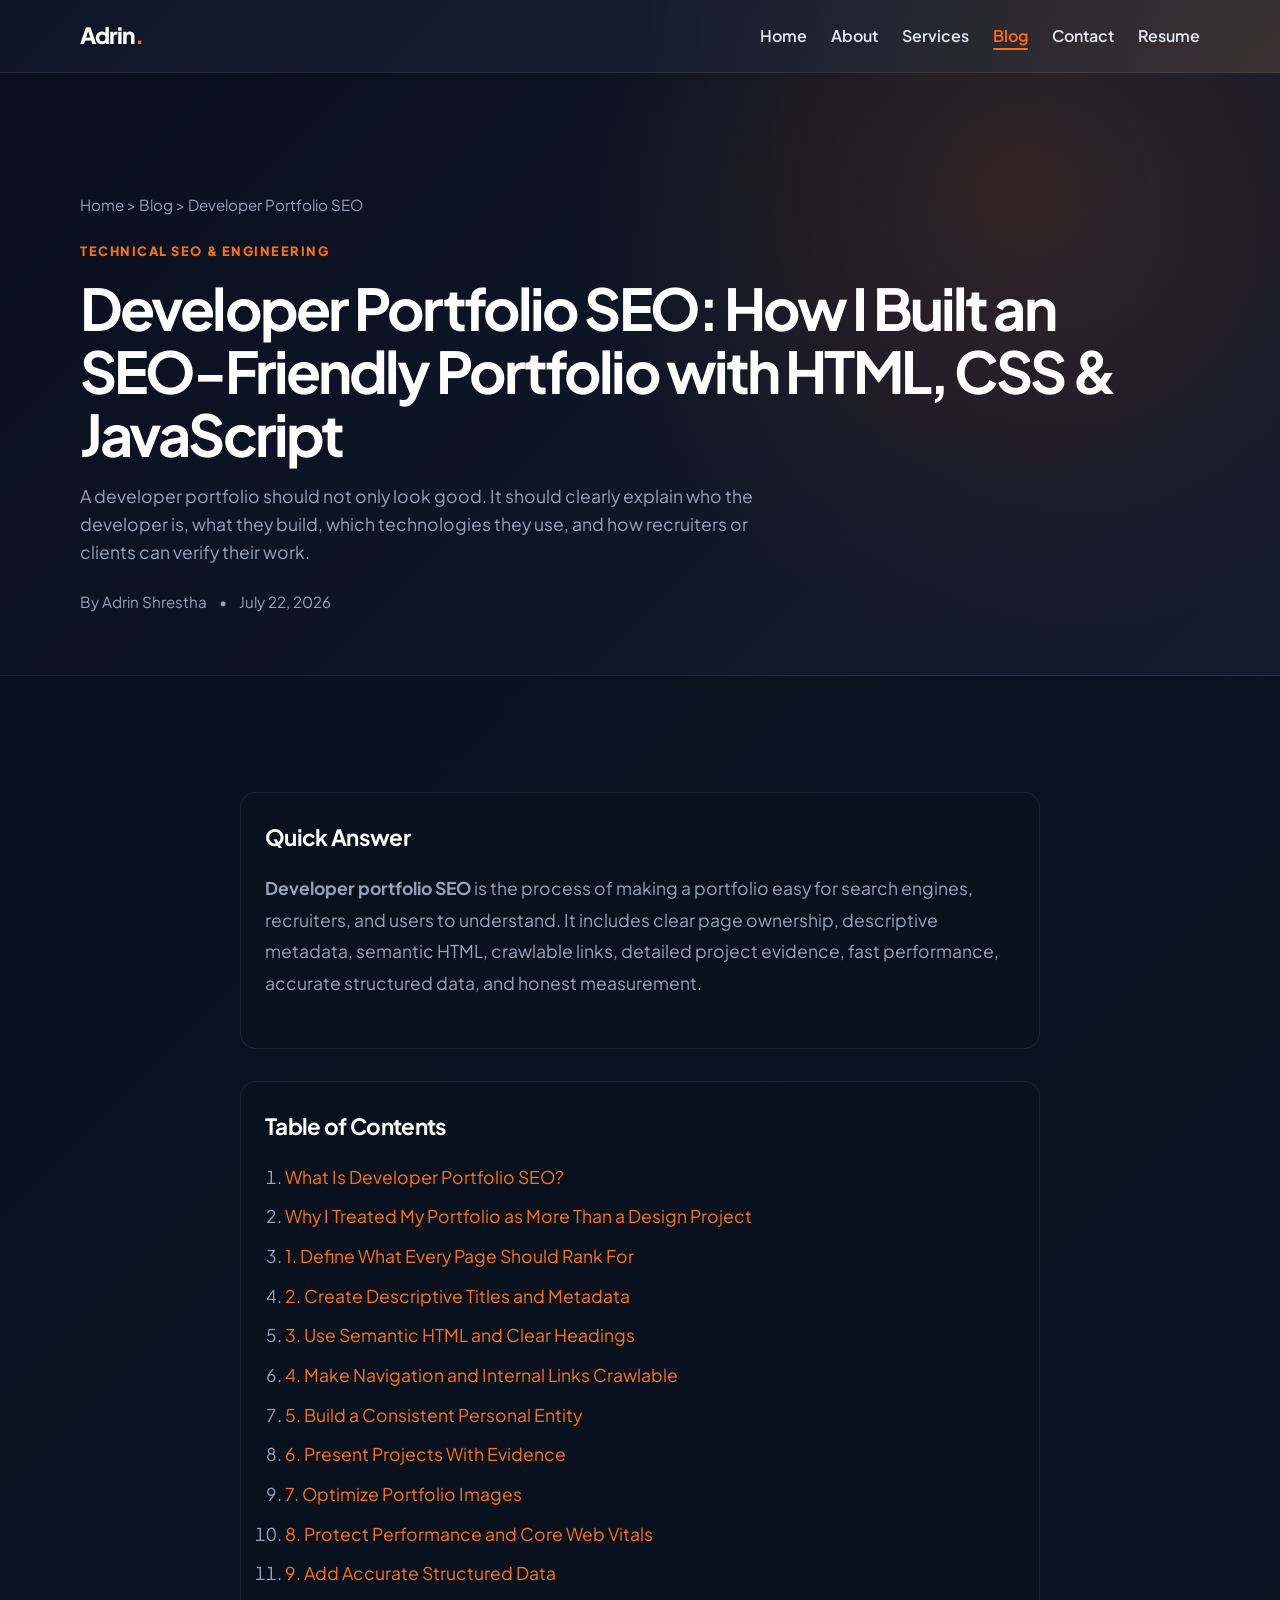
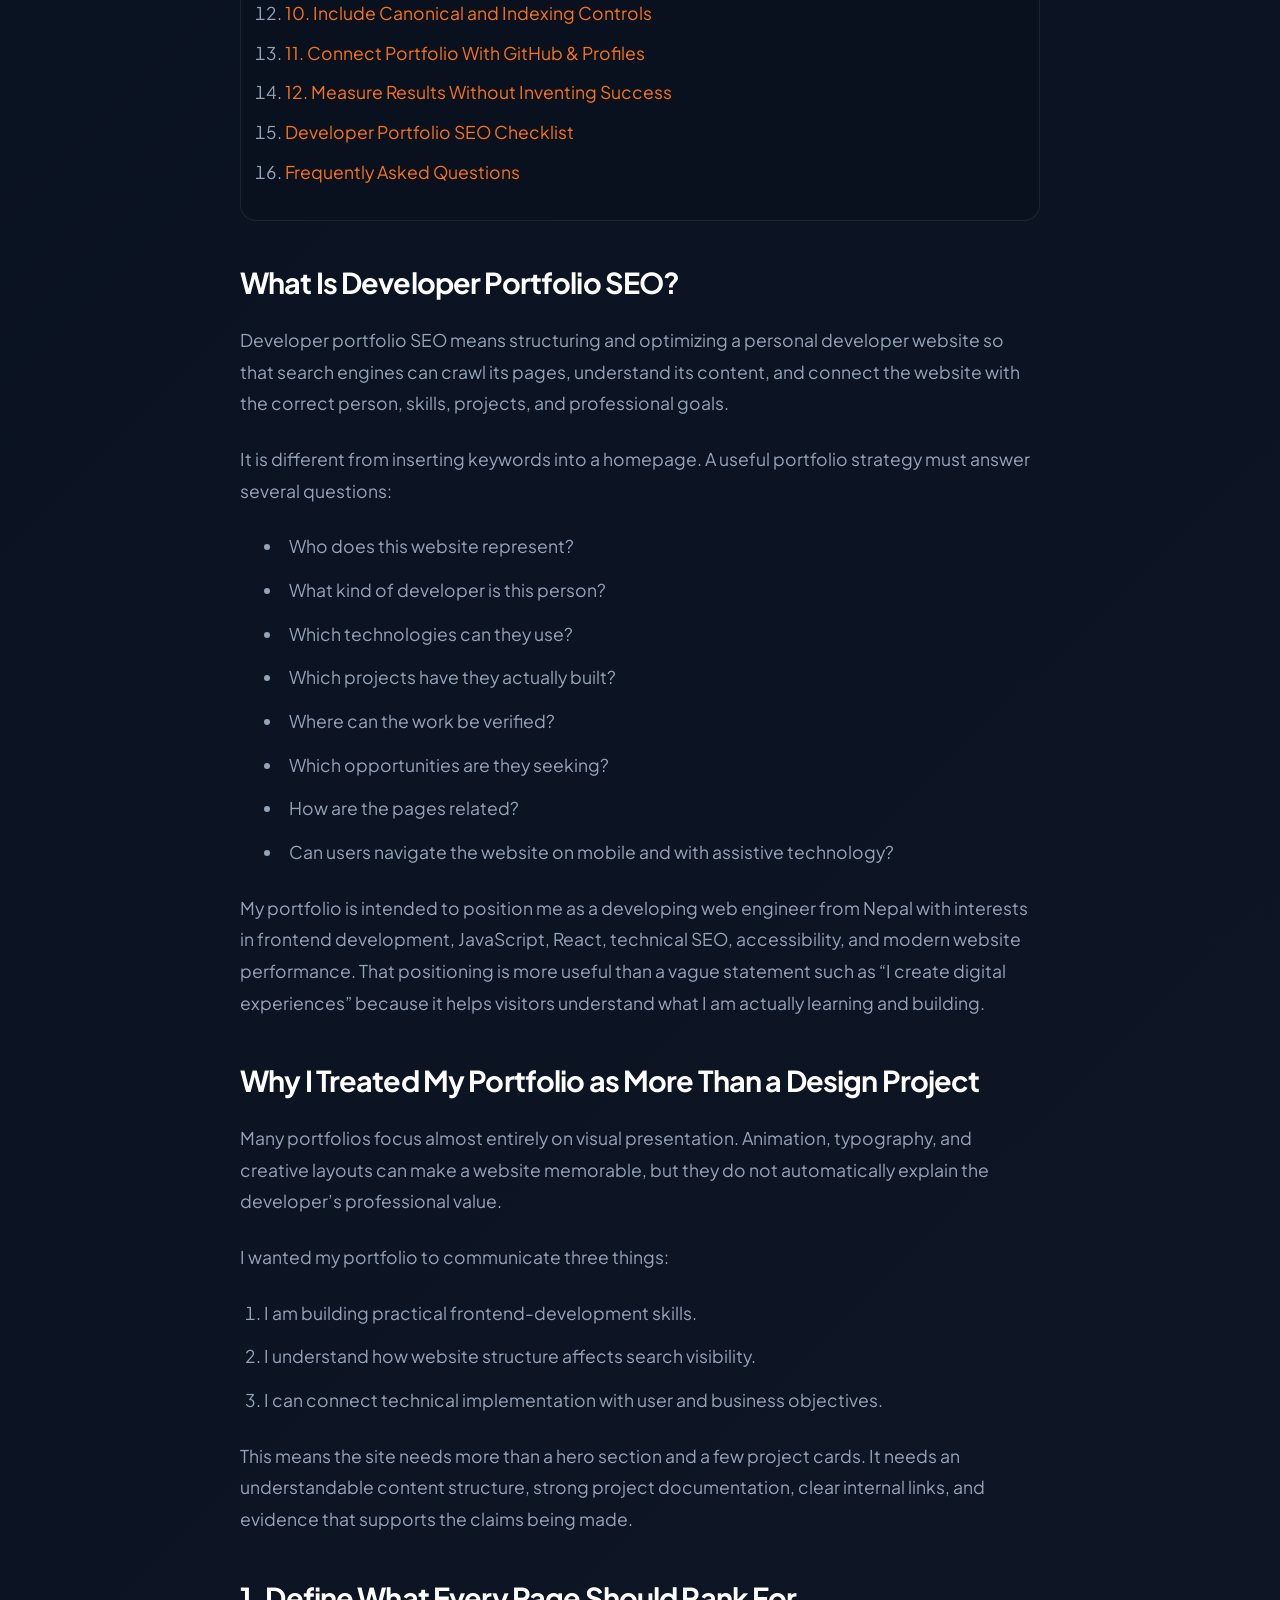
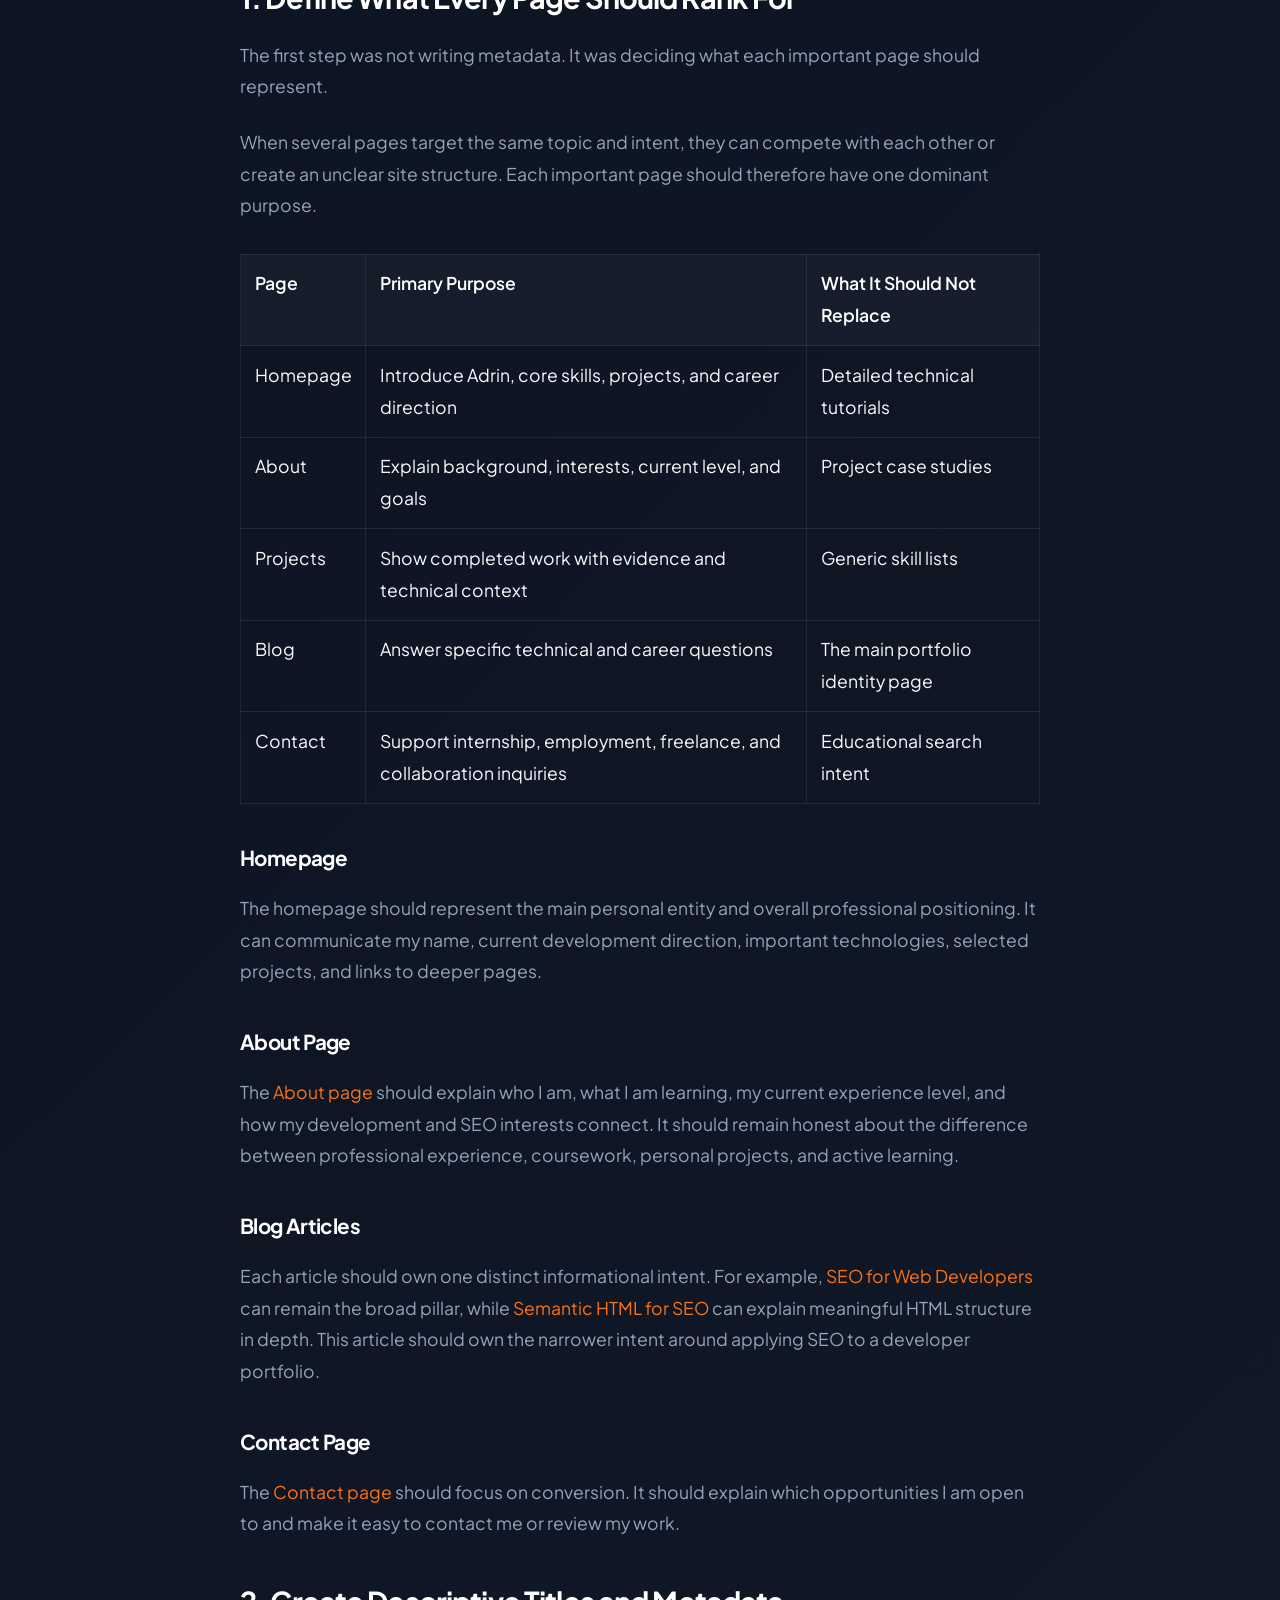
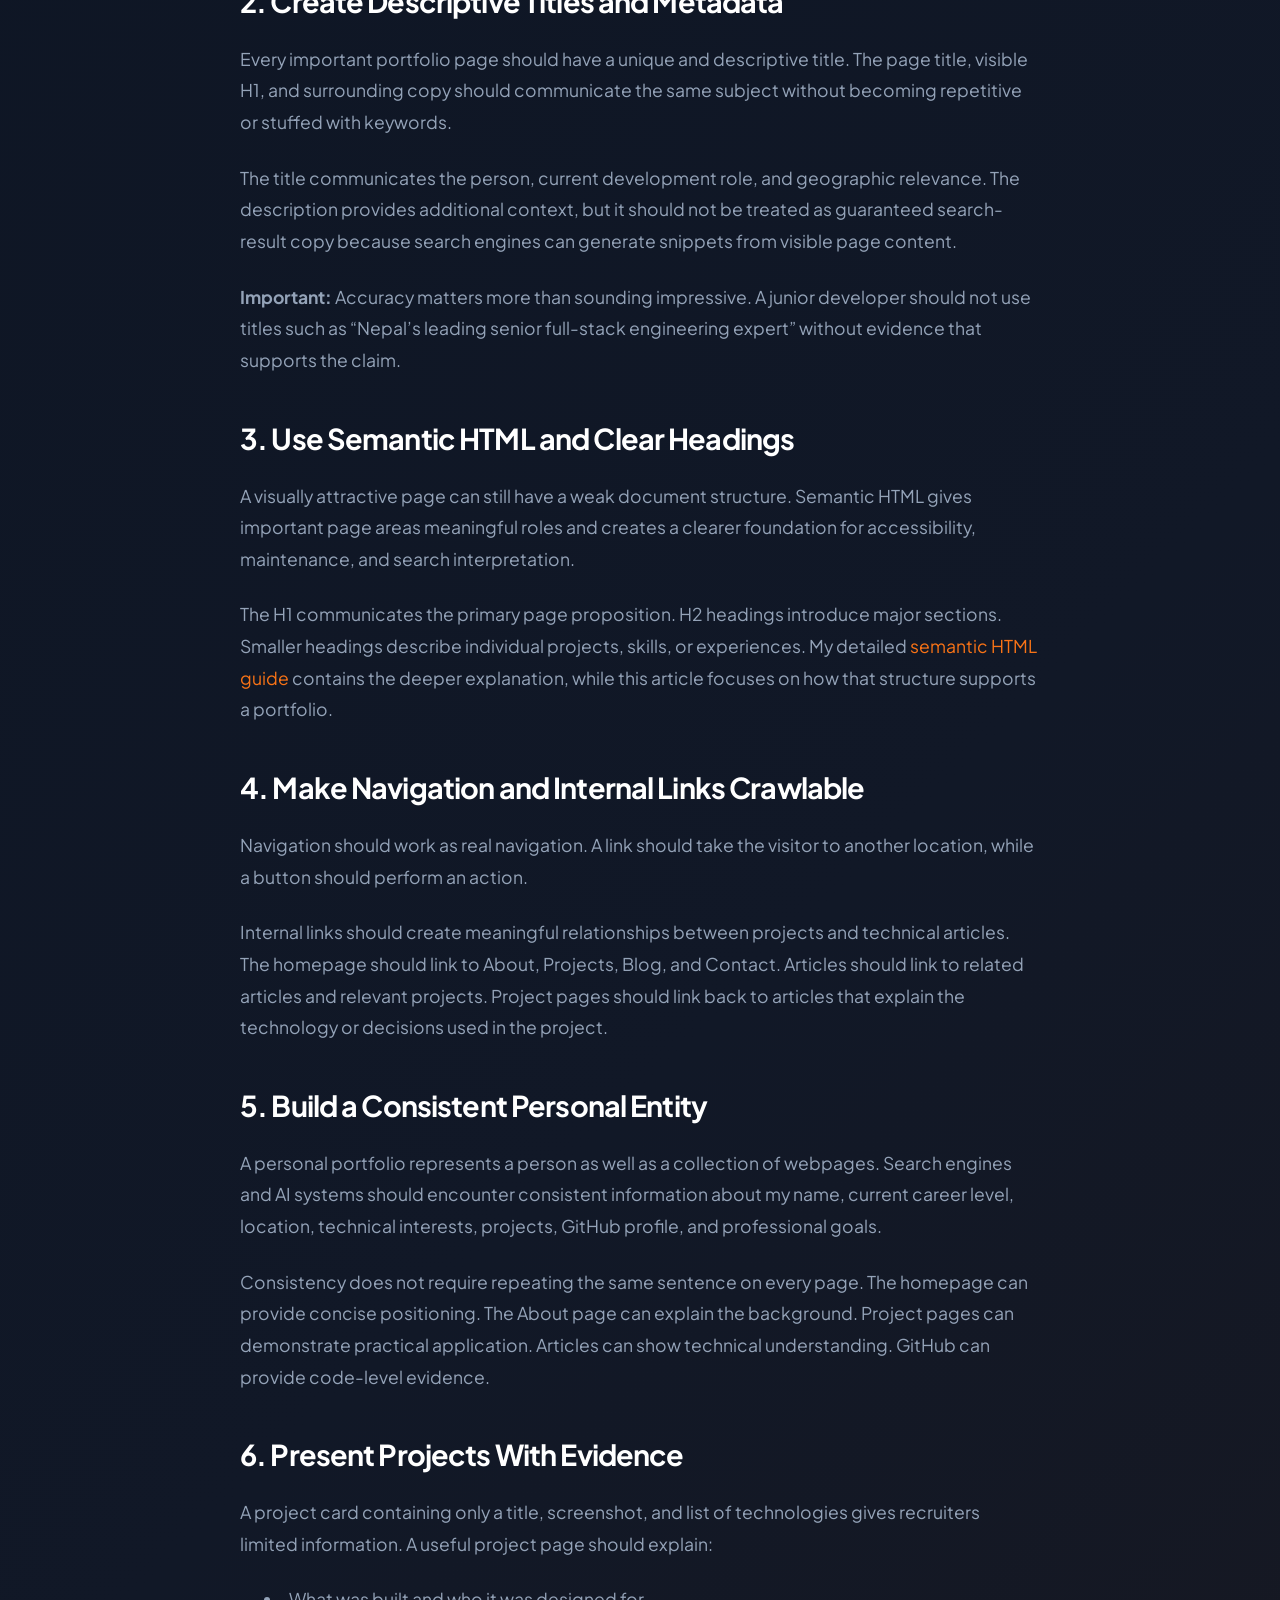
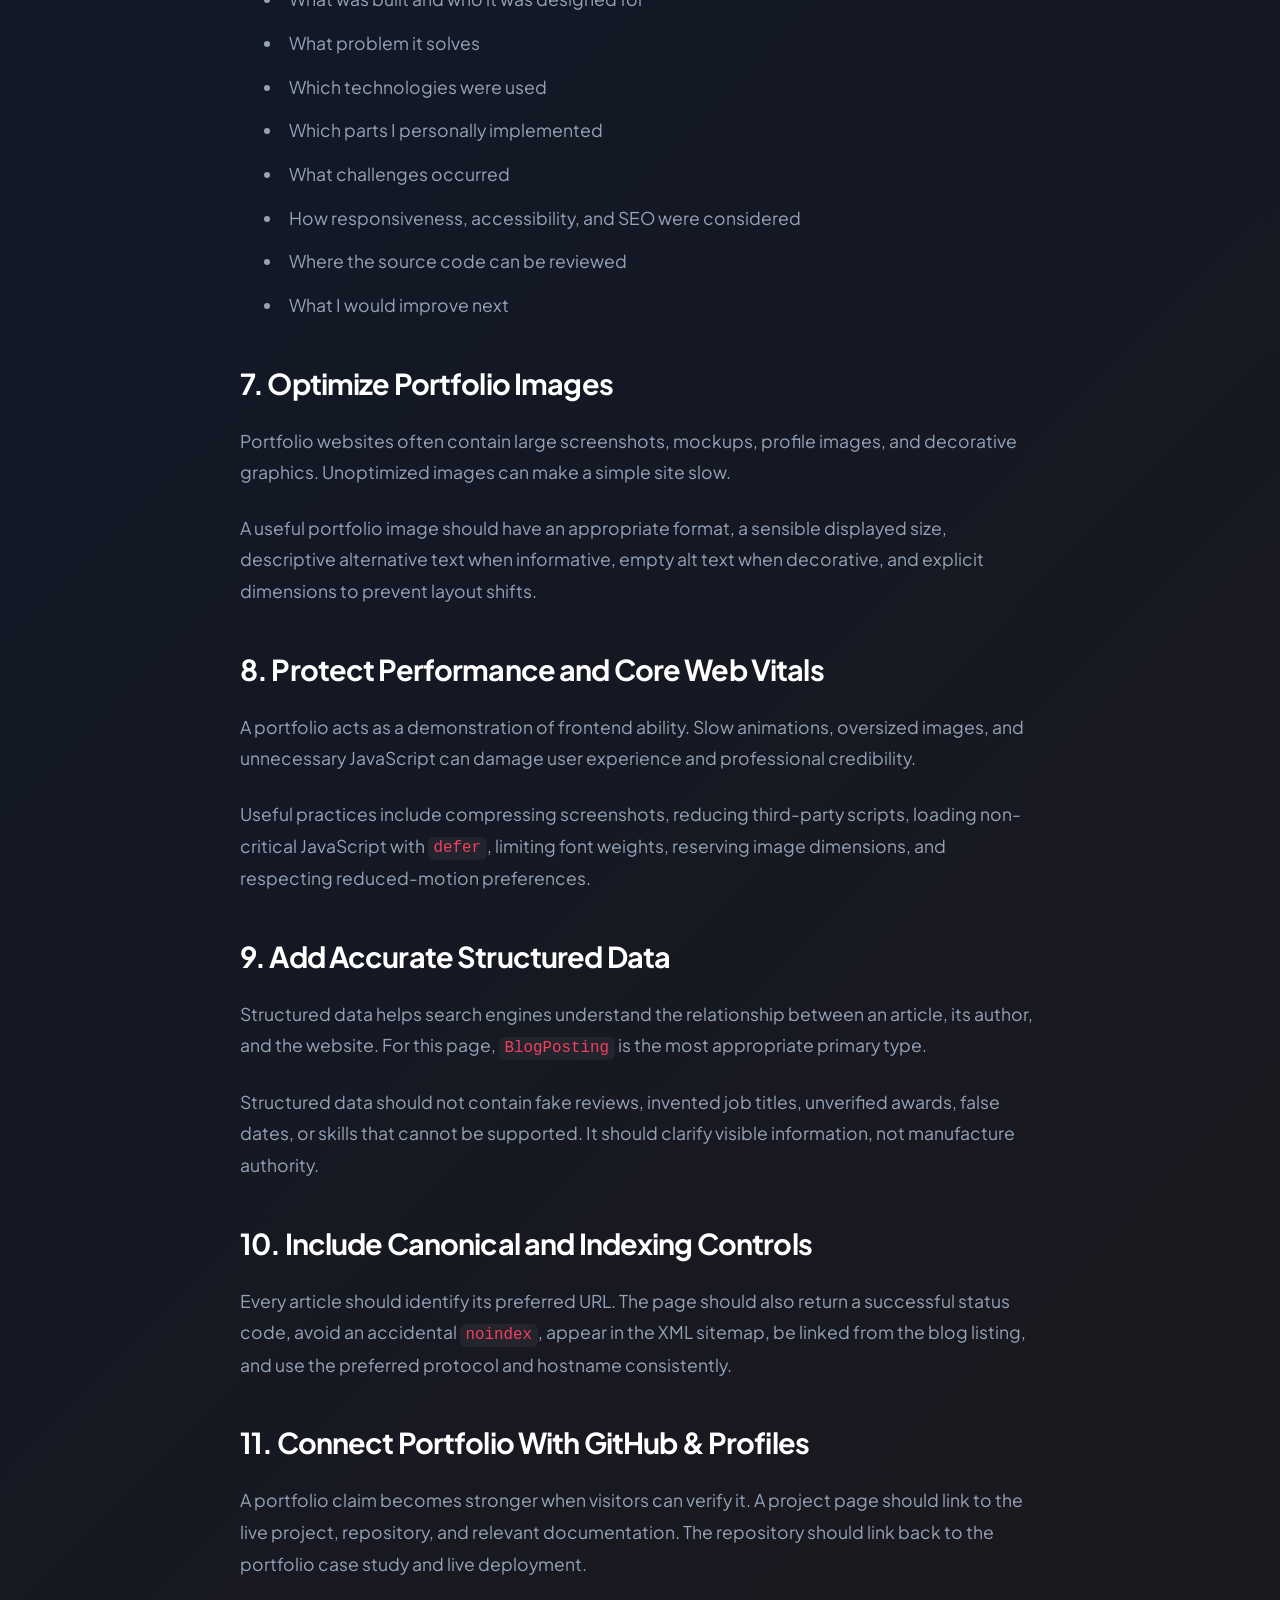
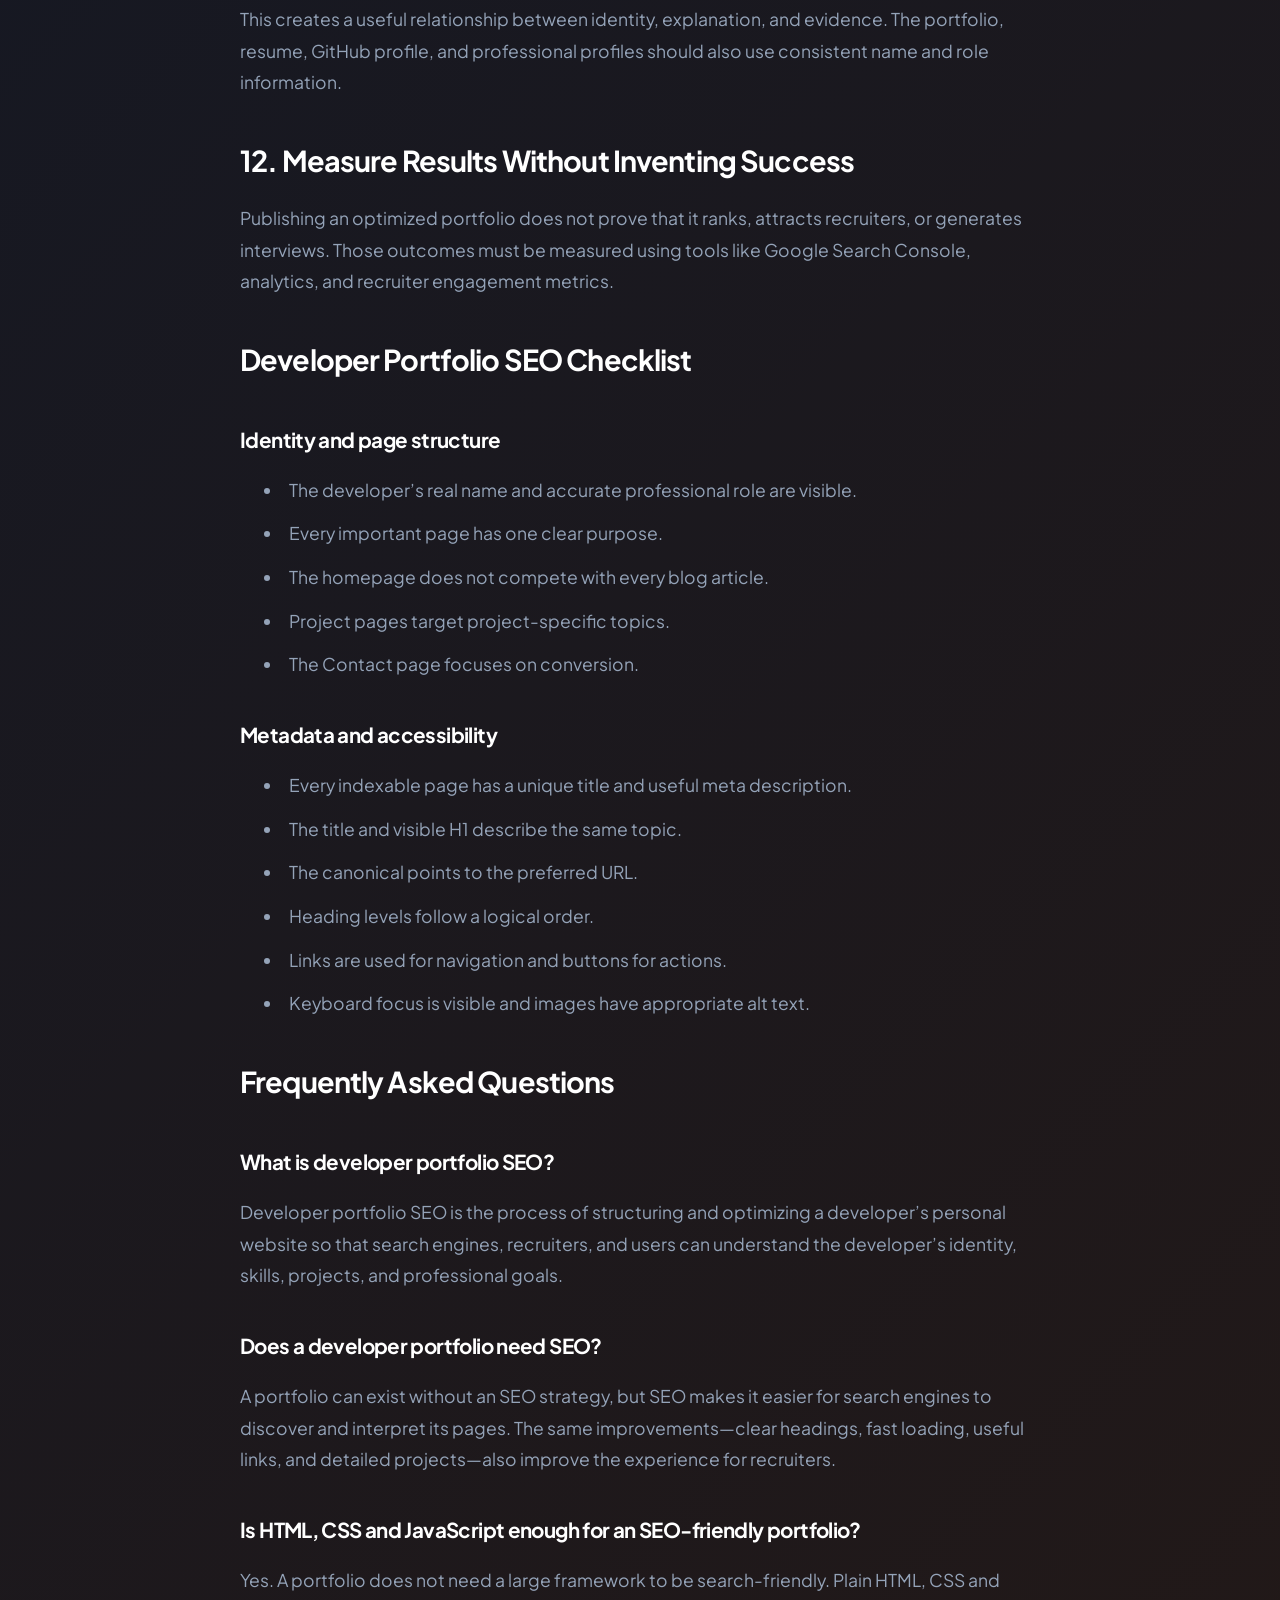
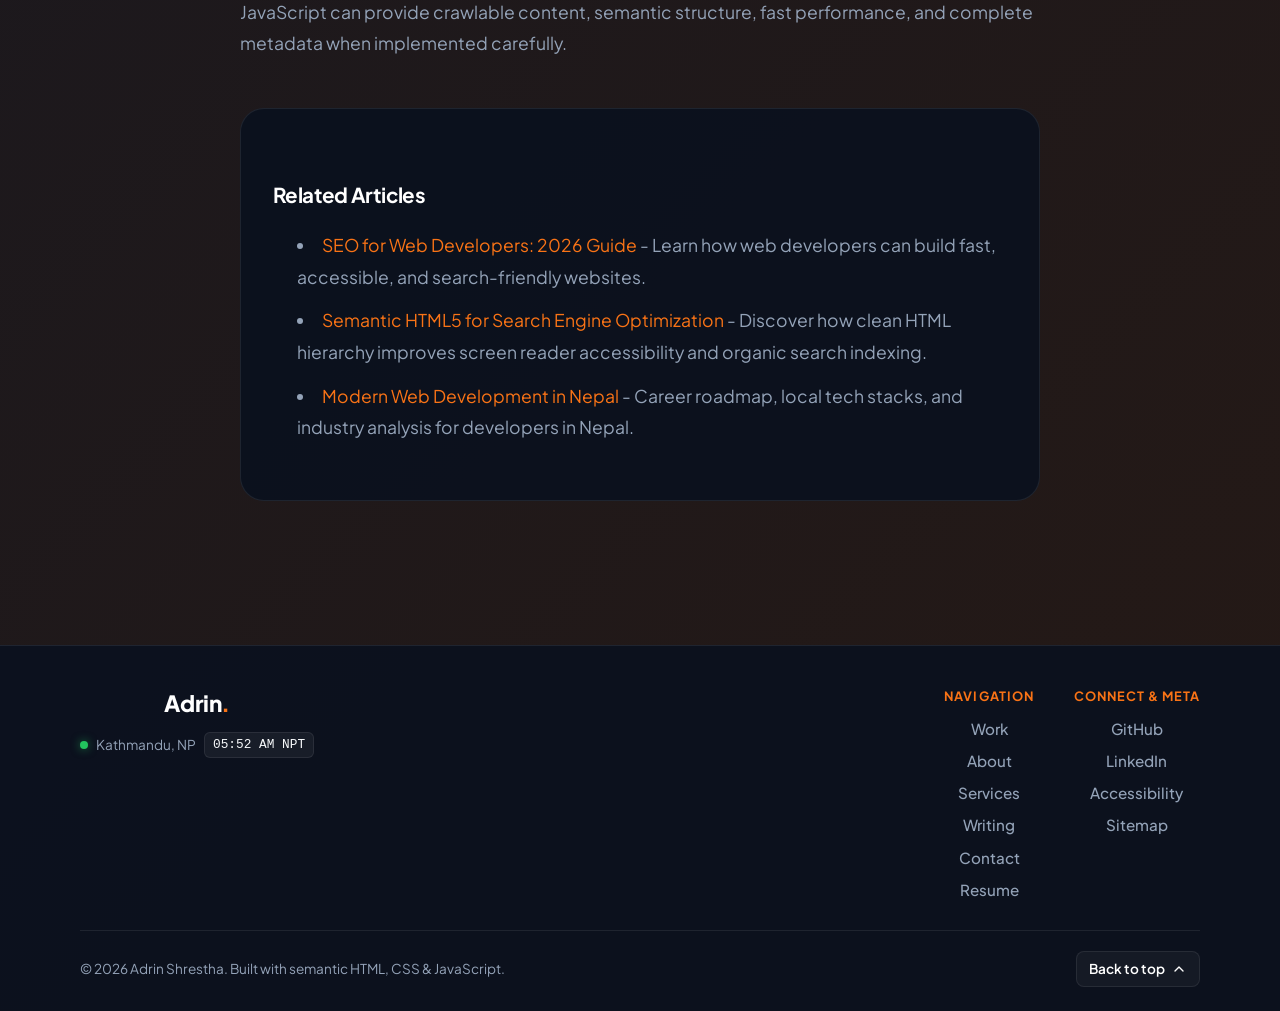
<file: blog/developer-portfolio-seo.html>
<!doctype html>
<html lang="en">
  <head>
    <meta charset="UTF-8" />
    <meta name="viewport" content="width=device-width, initial-scale=1.0" />

    <title>Developer Portfolio SEO: HTML, CSS &amp; JavaScript Guide</title>
    <meta
      name="description"
      content="See how Adrin Shrestha approached developer portfolio SEO using HTML, CSS and JavaScript, including metadata, semantic HTML, internal links, schema, performance and measurement."
    />
    <meta name="robots" content="index, follow, max-image-preview:large" />
    <link
      rel="canonical"
      href="https://adrinshrestha.com.np/blog/developer-portfolio-seo"
    />

    <meta property="og:type" content="article" />
    <meta
      property="og:title"
      content="Developer Portfolio SEO: How I Built an SEO-Friendly Portfolio"
    />
    <meta
      property="og:description"
      content="A practical HTML, CSS and JavaScript case study covering metadata, semantic structure, internal links, schema, performance and honest measurement."
    />
    <meta
      property="og:url"
      content="https://adrinshrestha.com.np/blog/developer-portfolio-seo"
    />
    <meta property="og:image" content="https://adrinshrestha.com.np/icon.png" />

    <meta name="twitter:card" content="summary_large_image" />
    <meta
      name="twitter:title"
      content="Developer Portfolio SEO: HTML, CSS &amp; JavaScript Guide"
    />
    <meta
      name="twitter:description"
      content="A real-world developer portfolio SEO case study covering metadata, semantic HTML, internal linking, schema and performance."
    />
    <meta
      name="twitter:image"
      content="https://adrinshrestha.com.np/icon.png"
    />

    <link rel="preconnect" href="https://fonts.googleapis.com" />
    <link rel="preconnect" href="https://fonts.gstatic.com" crossorigin />
    <link
      rel="stylesheet"
      href="https://fonts.googleapis.com/css2?family=Plus+Jakarta+Sans:wght@300;400;500;600;700;800&amp;display=swap"
    />
    <link rel="stylesheet" href="../style.css?v=1.5" />
    <link rel="icon" type="image/png" href="../icon.png" />

    <script type="application/ld+json">
      {
        "@context": "https://schema.org",
        "@type": "BlogPosting",
        "headline": "Developer Portfolio SEO: How I Built an SEO-Friendly Portfolio with HTML, CSS and JavaScript",
        "description": "A practical developer portfolio SEO case study covering metadata, semantic HTML, internal links, structured data, performance and measurement.",
        "image": "https://adrinshrestha.com.np/icon.png",
        "author": {
          "@type": "Person",
          "name": "Adrin Shrestha",
          "url": "https://adrinshrestha.com.np/about"
        },
        "publisher": {
          "@type": "Person",
          "name": "Adrin Shrestha"
        },
        "mainEntityOfPage": {
          "@type": "WebPage",
          "@id": "https://adrinshrestha.com.np/blog/developer-portfolio-seo"
        },
        "datePublished": "2026-07-22T00:00:00+05:45",
        "dateModified": "2026-07-22T00:00:00+05:45"
      }
    </script>

    <script type="application/ld+json">
      {
        "@context": "https://schema.org",
        "@type": "BreadcrumbList",
        "itemListElement": [
          {
            "@type": "ListItem",
            "position": 1,
            "name": "Home",
            "item": "https://adrinshrestha.com.np/"
          },
          {
            "@type": "ListItem",
            "position": 2,
            "name": "Blog",
            "item": "https://adrinshrestha.com.np/blog"
          },
          {
            "@type": "ListItem",
            "position": 3,
            "name": "Developer Portfolio SEO",
            "item": "https://adrinshrestha.com.np/blog/developer-portfolio-seo"
          }
        ]
      }
    </script>

    <script type="application/ld+json">
      {
        "@context": "https://schema.org",
        "@type": "FAQPage",
        "mainEntity": [
          {
            "@type": "Question",
            "name": "What is developer portfolio SEO?",
            "acceptedAnswer": {
              "@type": "Answer",
              "text": "Developer portfolio SEO is the process of structuring and optimizing a developer’s personal website so that search engines, recruiters and users can understand the developer’s identity, skills, projects and professional goals."
            }
          },
          {
            "@type": "Question",
            "name": "Does a developer portfolio need SEO?",
            "acceptedAnswer": {
              "@type": "Answer",
              "text": "A portfolio can exist without an SEO strategy, but SEO makes it easier for search engines to discover and interpret its pages. The same improvements—clear headings, fast loading, useful links and detailed projects—also improve the experience for recruiters."
            }
          },
          {
            "@type": "Question",
            "name": "Is HTML, CSS and JavaScript enough for an SEO-friendly portfolio?",
            "acceptedAnswer": {
              "@type": "Answer",
              "text": "Yes. A portfolio does not need a large framework to be search-friendly. Plain HTML, CSS and JavaScript can provide crawlable content, semantic structure, fast performance and complete metadata when implemented carefully."
            }
          }
        ]
      }
    </script>
  </head>
  <body id="top">
    <div class="noise"></div>
    <div class="cursor-glow"></div>
    <header class="site-header">
      <nav class="nav container" aria-label="Main navigation">
        <a href="/" class="logo">Adrin<span>.</span></a>
        <button
          class="menu-toggle"
          aria-label="Toggle navigation"
          aria-expanded="false"
        >
          <span></span>
          <span></span>
          <span></span>
        </button>
        <ul class="nav-links">
          <li><a href="/">Home</a></li>
          <li><a href="/about">About</a></li>
          <li><a href="/services">Services</a></li>
          <li><a href="/blog" class="active">Blog</a></li>
          <li><a href="/contact">Contact</a></li>
          <li><a href="/resume">Resume</a></li>
        </ul>
      </nav>
    </header>

    <main>
      <section class="page-hero">
        <div class="container">
          <nav class="breadcrumb" aria-label="Breadcrumb">
            <a href="/">Home</a> &gt; <a href="/blog">Blog</a> &gt; Developer
            Portfolio SEO
          </nav>
          <p class="eyebrow">Technical SEO &amp; Engineering</p>
          <h1>
            Developer Portfolio SEO: How I Built an SEO-Friendly Portfolio with
            HTML, CSS &amp; JavaScript
          </h1>
          <p class="intro">
            A developer portfolio should not only look good. It should clearly
            explain who the developer is, what they build, which technologies
            they use, and how recruiters or clients can verify their work.
          </p>
          <div class="meta">
            <span>By Adrin Shrestha</span>
            <span>•</span>
            <time datetime="2026-07-22">July 22, 2026</time>
          </div>
        </div>
      </section>

      <section class="section">
        <article class="container article-content">
          <section class="summary-box" aria-labelledby="quick-answer">
            <h2 id="quick-answer">Quick Answer</h2>
            <p>
              <strong>Developer portfolio SEO</strong> is the process of making
              a portfolio easy for search engines, recruiters, and users to
              understand. It includes clear page ownership, descriptive
              metadata, semantic HTML, crawlable links, detailed project
              evidence, fast performance, accurate structured data, and honest
              measurement.
            </p>
          </section>

          <section class="toc" aria-labelledby="table-of-contents">
            <h2 id="table-of-contents">Table of Contents</h2>
            <ol>
              <li>
                <a href="#what-is-developer-portfolio-seo"
                  >What Is Developer Portfolio SEO?</a
                >
              </li>
              <li>
                <a href="#why-portfolio-is-more-than-design"
                  >Why I Treated My Portfolio as More Than a Design Project</a
                >
              </li>
              <li>
                <a href="#define-page-ownership"
                  >1. Define What Every Page Should Rank For</a
                >
              </li>
              <li>
                <a href="#metadata"
                  >2. Create Descriptive Titles and Metadata</a
                >
              </li>
              <li>
                <a href="#semantic-html"
                  >3. Use Semantic HTML and Clear Headings</a
                >
              </li>
              <li>
                <a href="#crawlable-navigation"
                  >4. Make Navigation and Internal Links Crawlable</a
                >
              </li>
              <li>
                <a href="#personal-entity"
                  >5. Build a Consistent Personal Entity</a
                >
              </li>
              <li>
                <a href="#project-evidence"
                  >6. Present Projects With Evidence</a
                >
              </li>
              <li>
                <a href="#image-optimization">7. Optimize Portfolio Images</a>
              </li>
              <li>
                <a href="#performance"
                  >8. Protect Performance and Core Web Vitals</a
                >
              </li>
              <li>
                <a href="#structured-data">9. Add Accurate Structured Data</a>
              </li>
              <li>
                <a href="#canonical-indexing"
                  >10. Include Canonical and Indexing Controls</a
                >
              </li>
              <li>
                <a href="#github-connections"
                  >11. Connect Portfolio With GitHub &amp; Profiles</a
                >
              </li>
              <li>
                <a href="#measurement"
                  >12. Measure Results Without Inventing Success</a
                >
              </li>
              <li>
                <a href="#checklist">Developer Portfolio SEO Checklist</a>
              </li>
              <li><a href="#faqs">Frequently Asked Questions</a></li>
            </ol>
          </section>

          <section id="what-is-developer-portfolio-seo">
            <h2>What Is Developer Portfolio SEO?</h2>
            <p>
              Developer portfolio SEO means structuring and optimizing a
              personal developer website so that search engines can crawl its
              pages, understand its content, and connect the website with the
              correct person, skills, projects, and professional goals.
            </p>
            <p>
              It is different from inserting keywords into a homepage. A useful
              portfolio strategy must answer several questions:
            </p>
            <ul>
              <li>Who does this website represent?</li>
              <li>What kind of developer is this person?</li>
              <li>Which technologies can they use?</li>
              <li>Which projects have they actually built?</li>
              <li>Where can the work be verified?</li>
              <li>Which opportunities are they seeking?</li>
              <li>How are the pages related?</li>
              <li>
                Can users navigate the website on mobile and with assistive
                technology?
              </li>
            </ul>
            <p>
              My portfolio is intended to position me as a developing web
              engineer from Nepal with interests in frontend development,
              JavaScript, React, technical SEO, accessibility, and modern
              website performance. That positioning is more useful than a vague
              statement such as “I create digital experiences” because it helps
              visitors understand what I am actually learning and building.
            </p>
          </section>

          <section id="why-portfolio-is-more-than-design">
            <h2>Why I Treated My Portfolio as More Than a Design Project</h2>
            <p>
              Many portfolios focus almost entirely on visual presentation.
              Animation, typography, and creative layouts can make a website
              memorable, but they do not automatically explain the developer’s
              professional value.
            </p>
            <p>I wanted my portfolio to communicate three things:</p>
            <ol>
              <li>I am building practical frontend-development skills.</li>
              <li>
                I understand how website structure affects search visibility.
              </li>
              <li>
                I can connect technical implementation with user and business
                objectives.
              </li>
            </ol>
            <p>
              This means the site needs more than a hero section and a few
              project cards. It needs an understandable content structure,
              strong project documentation, clear internal links, and evidence
              that supports the claims being made.
            </p>
          </section>

          <section id="define-page-ownership">
            <h2>1. Define What Every Page Should Rank For</h2>
            <p>
              The first step was not writing metadata. It was deciding what each
              important page should represent.
            </p>
            <p>
              When several pages target the same topic and intent, they can
              compete with each other or create an unclear site structure. Each
              important page should therefore have one dominant purpose.
            </p>

            <div class="table-wrapper">
              <table>
                <thead>
                  <tr>
                    <th>Page</th>
                    <th>Primary Purpose</th>
                    <th>What It Should Not Replace</th>
                  </tr>
                </thead>
                <tbody>
                  <tr>
                    <td>Homepage</td>
                    <td>
                      Introduce Adrin, core skills, projects, and career
                      direction
                    </td>
                    <td>Detailed technical tutorials</td>
                  </tr>
                  <tr>
                    <td>About</td>
                    <td>
                      Explain background, interests, current level, and goals
                    </td>
                    <td>Project case studies</td>
                  </tr>
                  <tr>
                    <td>Projects</td>
                    <td>
                      Show completed work with evidence and technical context
                    </td>
                    <td>Generic skill lists</td>
                  </tr>
                  <tr>
                    <td>Blog</td>
                    <td>Answer specific technical and career questions</td>
                    <td>The main portfolio identity page</td>
                  </tr>
                  <tr>
                    <td>Contact</td>
                    <td>
                      Support internship, employment, freelance, and
                      collaboration inquiries
                    </td>
                    <td>Educational search intent</td>
                  </tr>
                </tbody>
              </table>
            </div>

            <h3>Homepage</h3>
            <p>
              The homepage should represent the main personal entity and overall
              professional positioning. It can communicate my name, current
              development direction, important technologies, selected projects,
              and links to deeper pages.
            </p>

            <h3>About Page</h3>
            <p>
              The <a href="/about">About page</a> should explain who I am, what
              I am learning, my current experience level, and how my development
              and SEO interests connect. It should remain honest about the
              difference between professional experience, coursework, personal
              projects, and active learning.
            </p>

            <h3>Blog Articles</h3>
            <p>
              Each article should own one distinct informational intent. For
              example,
              <a href="/blog/seo-for-web-developers">SEO for Web Developers</a>
              can remain the broad pillar, while
              <a href="/blog/semantic-html-for-seo">Semantic HTML for SEO</a>
              can explain meaningful HTML structure in depth. This article
              should own the narrower intent around applying SEO to a developer
              portfolio.
            </p>

            <h3>Contact Page</h3>
            <p>
              The <a href="/contact">Contact page</a> should focus on
              conversion. It should explain which opportunities I am open to and
              make it easy to contact me or review my work.
            </p>
          </section>

          <section id="metadata">
            <h2>2. Create Descriptive Titles and Metadata</h2>
            <p>
              Every important portfolio page should have a unique and
              descriptive title. The page title, visible H1, and surrounding
              copy should communicate the same subject without becoming
              repetitive or stuffed with keywords.
            </p>
            <p>
              The title communicates the person, current development role, and
              geographic relevance. The description provides additional context,
              but it should not be treated as guaranteed search-result copy
              because search engines can generate snippets from visible page
              content.
            </p>
            <p>
              <strong>Important:</strong> Accuracy matters more than sounding
              impressive. A junior developer should not use titles such as
              “Nepal’s leading senior full-stack engineering expert” without
              evidence that supports the claim.
            </p>
          </section>

          <section id="semantic-html">
            <h2>3. Use Semantic HTML and Clear Headings</h2>
            <p>
              A visually attractive page can still have a weak document
              structure. Semantic HTML gives important page areas meaningful
              roles and creates a clearer foundation for accessibility,
              maintenance, and search interpretation.
            </p>
            <p>
              The H1 communicates the primary page proposition. H2 headings
              introduce major sections. Smaller headings describe individual
              projects, skills, or experiences. My detailed
              <a href="/blog/semantic-html-for-seo">semantic HTML guide</a>
              contains the deeper explanation, while this article focuses on how
              that structure supports a portfolio.
            </p>
          </section>

          <section id="crawlable-navigation">
            <h2>4. Make Navigation and Internal Links Crawlable</h2>
            <p>
              Navigation should work as real navigation. A link should take the
              visitor to another location, while a button should perform an
              action.
            </p>
            <p>
              Internal links should create meaningful relationships between
              projects and technical articles. The homepage should link to
              About, Projects, Blog, and Contact. Articles should link to
              related articles and relevant projects. Project pages should link
              back to articles that explain the technology or decisions used in
              the project.
            </p>
          </section>

          <section id="personal-entity">
            <h2>5. Build a Consistent Personal Entity</h2>
            <p>
              A personal portfolio represents a person as well as a collection
              of webpages. Search engines and AI systems should encounter
              consistent information about my name, current career level,
              location, technical interests, projects, GitHub profile, and
              professional goals.
            </p>
            <p>
              Consistency does not require repeating the same sentence on every
              page. The homepage can provide concise positioning. The About page
              can explain the background. Project pages can demonstrate
              practical application. Articles can show technical understanding.
              GitHub can provide code-level evidence.
            </p>
          </section>

          <section id="project-evidence">
            <h2>6. Present Projects With Evidence</h2>
            <p>
              A project card containing only a title, screenshot, and list of
              technologies gives recruiters limited information. A useful
              project page should explain:
            </p>
            <ul>
              <li>What was built and who it was designed for</li>
              <li>What problem it solves</li>
              <li>Which technologies were used</li>
              <li>Which parts I personally implemented</li>
              <li>What challenges occurred</li>
              <li>
                How responsiveness, accessibility, and SEO were considered
              </li>
              <li>Where the source code can be reviewed</li>
              <li>What I would improve next</li>
            </ul>
          </section>

          <section id="image-optimization">
            <h2>7. Optimize Portfolio Images</h2>
            <p>
              Portfolio websites often contain large screenshots, mockups,
              profile images, and decorative graphics. Unoptimized images can
              make a simple site slow.
            </p>
            <p>
              A useful portfolio image should have an appropriate format, a
              sensible displayed size, descriptive alternative text when
              informative, empty alt text when decorative, and explicit
              dimensions to prevent layout shifts.
            </p>
          </section>

          <section id="performance">
            <h2>8. Protect Performance and Core Web Vitals</h2>
            <p>
              A portfolio acts as a demonstration of frontend ability. Slow
              animations, oversized images, and unnecessary JavaScript can
              damage user experience and professional credibility.
            </p>
            <p>
              Useful practices include compressing screenshots, reducing
              third-party scripts, loading non-critical JavaScript with
              <code>defer</code>, limiting font weights, reserving image
              dimensions, and respecting reduced-motion preferences.
            </p>
          </section>

          <section id="structured-data">
            <h2>9. Add Accurate Structured Data</h2>
            <p>
              Structured data helps search engines understand the relationship
              between an article, its author, and the website. For this page,
              <code>BlogPosting</code> is the most appropriate primary type.
            </p>
            <p>
              Structured data should not contain fake reviews, invented job
              titles, unverified awards, false dates, or skills that cannot be
              supported. It should clarify visible information, not manufacture
              authority.
            </p>
          </section>

          <section id="canonical-indexing">
            <h2>10. Include Canonical and Indexing Controls</h2>
            <p>
              Every article should identify its preferred URL. The page should
              also return a successful status code, avoid an accidental
              <code>noindex</code>, appear in the XML sitemap, be linked from
              the blog listing, and use the preferred protocol and hostname
              consistently.
            </p>
          </section>

          <section id="github-connections">
            <h2>11. Connect Portfolio With GitHub &amp; Profiles</h2>
            <p>
              A portfolio claim becomes stronger when visitors can verify it. A
              project page should link to the live project, repository, and
              relevant documentation. The repository should link back to the
              portfolio case study and live deployment.
            </p>
            <p>
              This creates a useful relationship between identity, explanation,
              and evidence. The portfolio, resume, GitHub profile, and
              professional profiles should also use consistent name and role
              information.
            </p>
          </section>

          <section id="measurement">
            <h2>12. Measure Results Without Inventing Success</h2>
            <p>
              Publishing an optimized portfolio does not prove that it ranks,
              attracts recruiters, or generates interviews. Those outcomes must
              be measured using tools like Google Search Console, analytics, and
              recruiter engagement metrics.
            </p>
          </section>

          <section id="checklist">
            <h2>Developer Portfolio SEO Checklist</h2>
            <h3>Identity and page structure</h3>
            <ul>
              <li>
                The developer’s real name and accurate professional role are
                visible.
              </li>
              <li>Every important page has one clear purpose.</li>
              <li>The homepage does not compete with every blog article.</li>
              <li>Project pages target project-specific topics.</li>
              <li>The Contact page focuses on conversion.</li>
            </ul>

            <h3>Metadata and accessibility</h3>
            <ul>
              <li>
                Every indexable page has a unique title and useful meta
                description.
              </li>
              <li>The title and visible H1 describe the same topic.</li>
              <li>The canonical points to the preferred URL.</li>
              <li>Heading levels follow a logical order.</li>
              <li>Links are used for navigation and buttons for actions.</li>
              <li>
                Keyboard focus is visible and images have appropriate alt text.
              </li>
            </ul>
          </section>

          <section id="faqs">
            <h2>Frequently Asked Questions</h2>

            <h3>What is developer portfolio SEO?</h3>
            <p>
              Developer portfolio SEO is the process of structuring and
              optimizing a developer’s personal website so that search engines,
              recruiters, and users can understand the developer’s identity,
              skills, projects, and professional goals.
            </p>

            <h3>Does a developer portfolio need SEO?</h3>
            <p>
              A portfolio can exist without an SEO strategy, but SEO makes it
              easier for search engines to discover and interpret its pages. The
              same improvements—clear headings, fast loading, useful links, and
              detailed projects—also improve the experience for recruiters.
            </p>

            <h3>
              Is HTML, CSS and JavaScript enough for an SEO-friendly portfolio?
            </h3>
            <p>
              Yes. A portfolio does not need a large framework to be
              search-friendly. Plain HTML, CSS and JavaScript can provide
              crawlable content, semantic structure, fast performance, and
              complete metadata when implemented carefully.
            </p>
          </section>

          <section class="related-reading-box">
            <h3>Related Articles</h3>
            <ul>
              <li>
                <a href="/blog/seo-for-web-developers"
                  >SEO for Web Developers: 2026 Guide</a
                >
                - Learn how web developers can build fast, accessible, and
                search-friendly websites.
              </li>
              <li>
                <a href="/blog/semantic-html-for-seo"
                  >Semantic HTML5 for Search Engine Optimization</a
                >
                - Discover how clean HTML hierarchy improves screen reader
                accessibility and organic search indexing.
              </li>
              <li>
                <a href="/blog/web-development-nepal"
                  >Modern Web Development in Nepal</a
                >
                - Career roadmap, local tech stacks, and industry analysis for
                developers in Nepal.
              </li>
            </ul>
          </section>
        </article>
      </section>
    </main>

    <footer class="footer">
      <div class="container footer-inner">
        <div class="footer-top">
          <div class="footer-brand">
            <a href="/" class="footer-logo">Adrin<span>.</span></a>
            <div
              class="footer-location"
              aria-label="Local time in Kathmandu, Nepal"
            >
              <span class="location-dot"></span>
              <span>Kathmandu, NP</span>
              <span class="footer-time" id="footer-local-time">--:-- NPT</span>
            </div>
          </div>

          <nav class="footer-nav" aria-label="Footer navigation">
            <div class="footer-group">
              <span class="footer-heading">Navigation</span>
              <ul class="footer-links">
                <li><a href="/#projects">Work</a></li>
                <li><a href="/about">About</a></li>
                <li><a href="/services">Services</a></li>
                <li><a href="/blog">Writing</a></li>
                <li><a href="/contact">Contact</a></li>
                <li><a href="/resume">Resume</a></li>
              </ul>
            </div>

            <div class="footer-group">
              <span class="footer-heading">Connect &amp; Meta</span>
              <ul class="footer-links">
                <li>
                  <a
                    href="https://github.com/Adrinstha"
                    target="_blank"
                    rel="noopener noreferrer"
                    >GitHub</a
                  >
                </li>
                <li>
                  <a
                    href="https://www.linkedin.com/in/adrin-shrestha/"
                    target="_blank"
                    rel="noopener noreferrer"
                    >LinkedIn</a
                  >
                </li>
                <li><a href="/accessibility">Accessibility</a></li>
                <li><a href="/sitemap.xml" target="_blank">Sitemap</a></li>
              </ul>
            </div>
          </nav>
        </div>

        <div class="footer-bottom">
          <p class="copyright">
            &copy; 2026 Adrin Shrestha. Built with semantic HTML, CSS &amp;
            JavaScript.
          </p>
          <a
            href="#top"
            class="back-to-top"
            id="back-to-top"
            aria-label="Back to top of page"
          >
            <span>Back to top</span>
            <svg
              viewBox="0 0 24 24"
              width="16"
              height="16"
              aria-hidden="true"
              fill="none"
              stroke="currentColor"
              stroke-width="2"
              stroke-linecap="round"
              stroke-linejoin="round"
            >
              <polyline points="18 15 12 9 6 15"></polyline>
            </svg>
          </a>
        </div>
      </div>
    </footer>

    <script defer data-cfasync="false" src="../script.js?v=2.2"></script>
  </body>
</html>
</file>
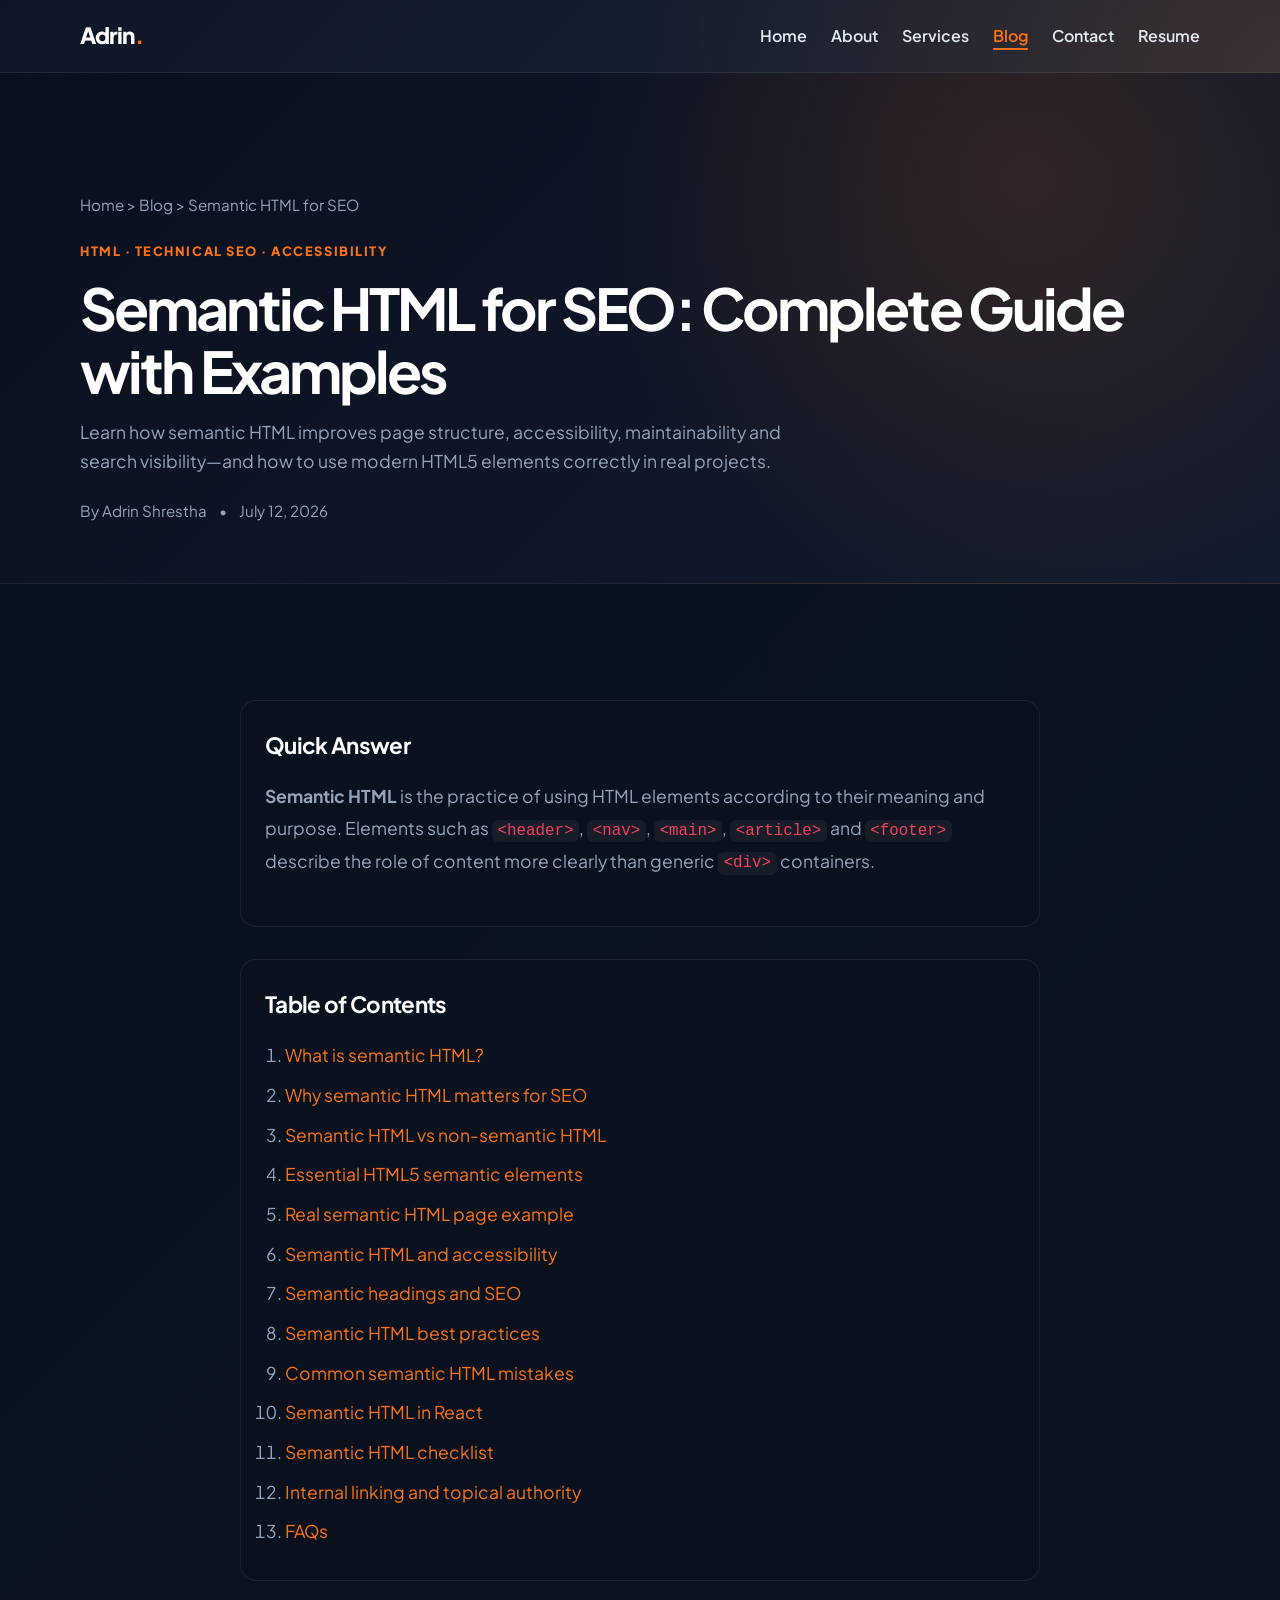
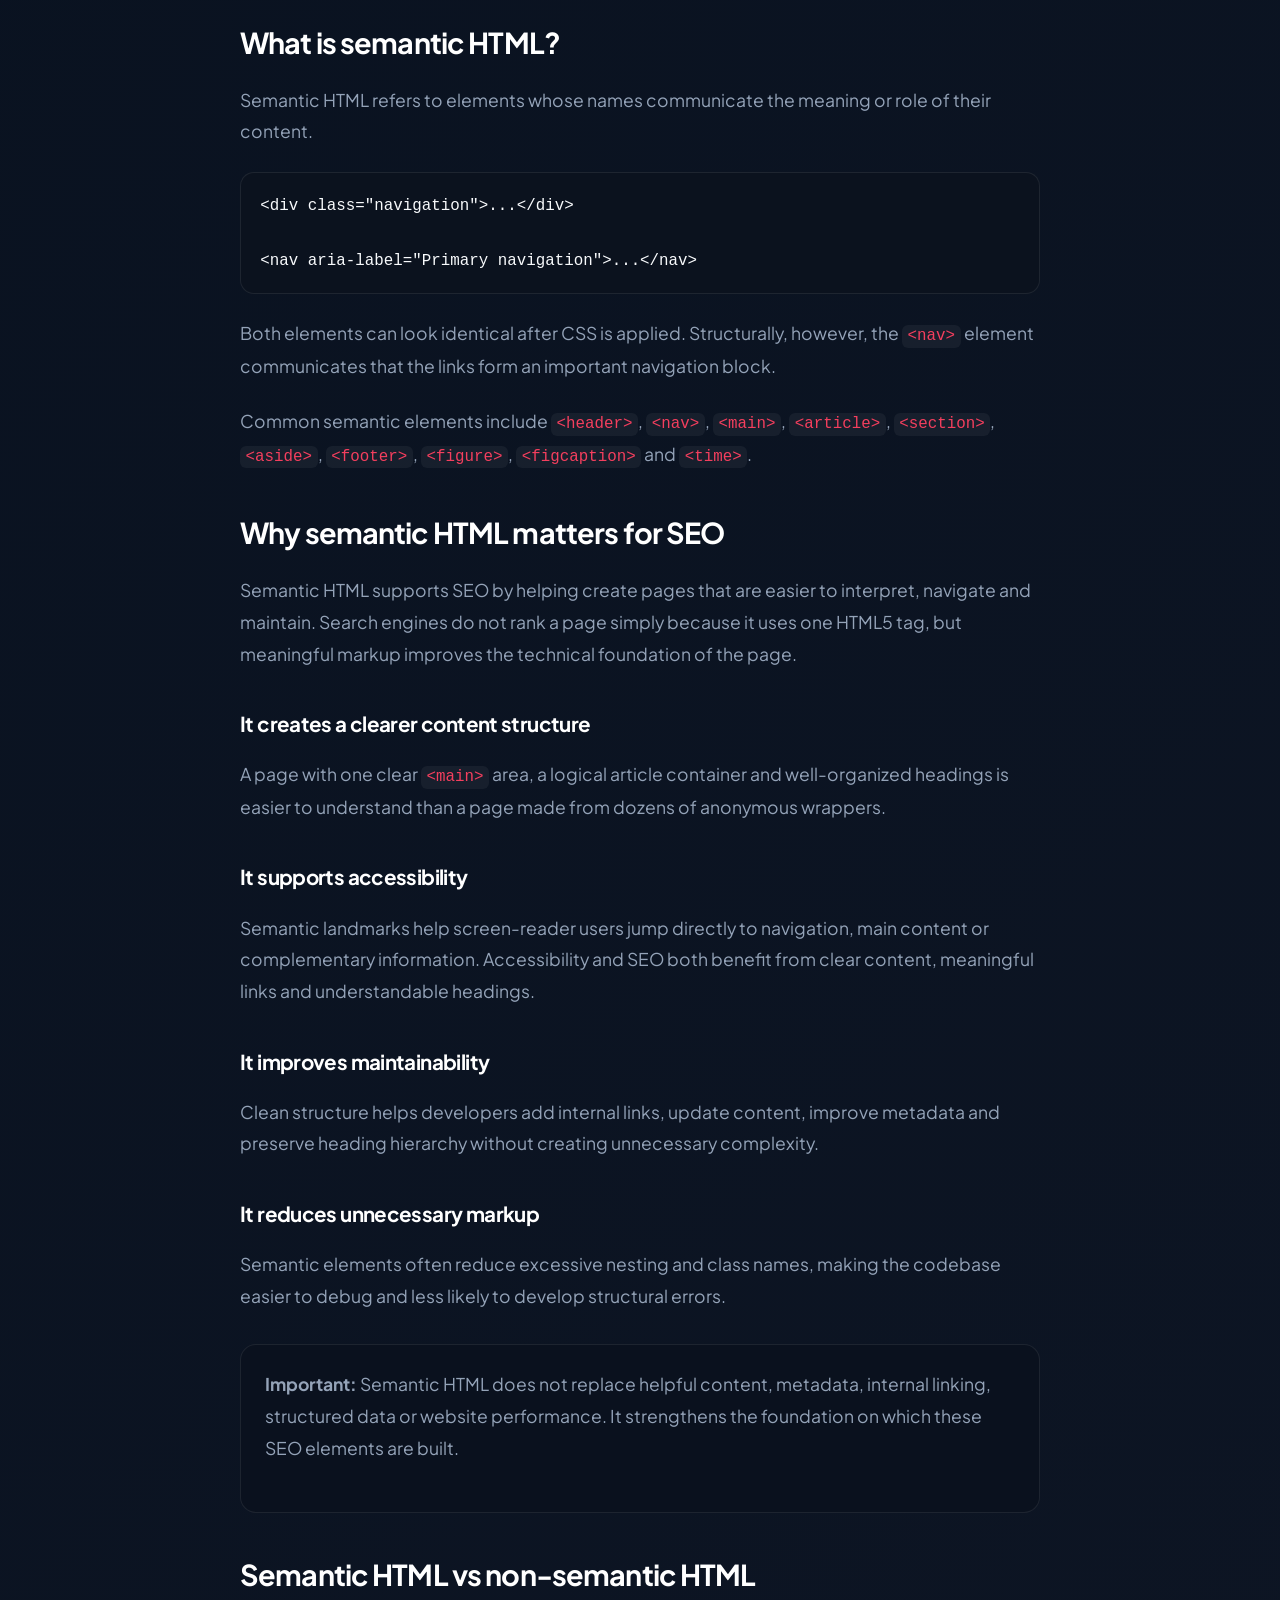
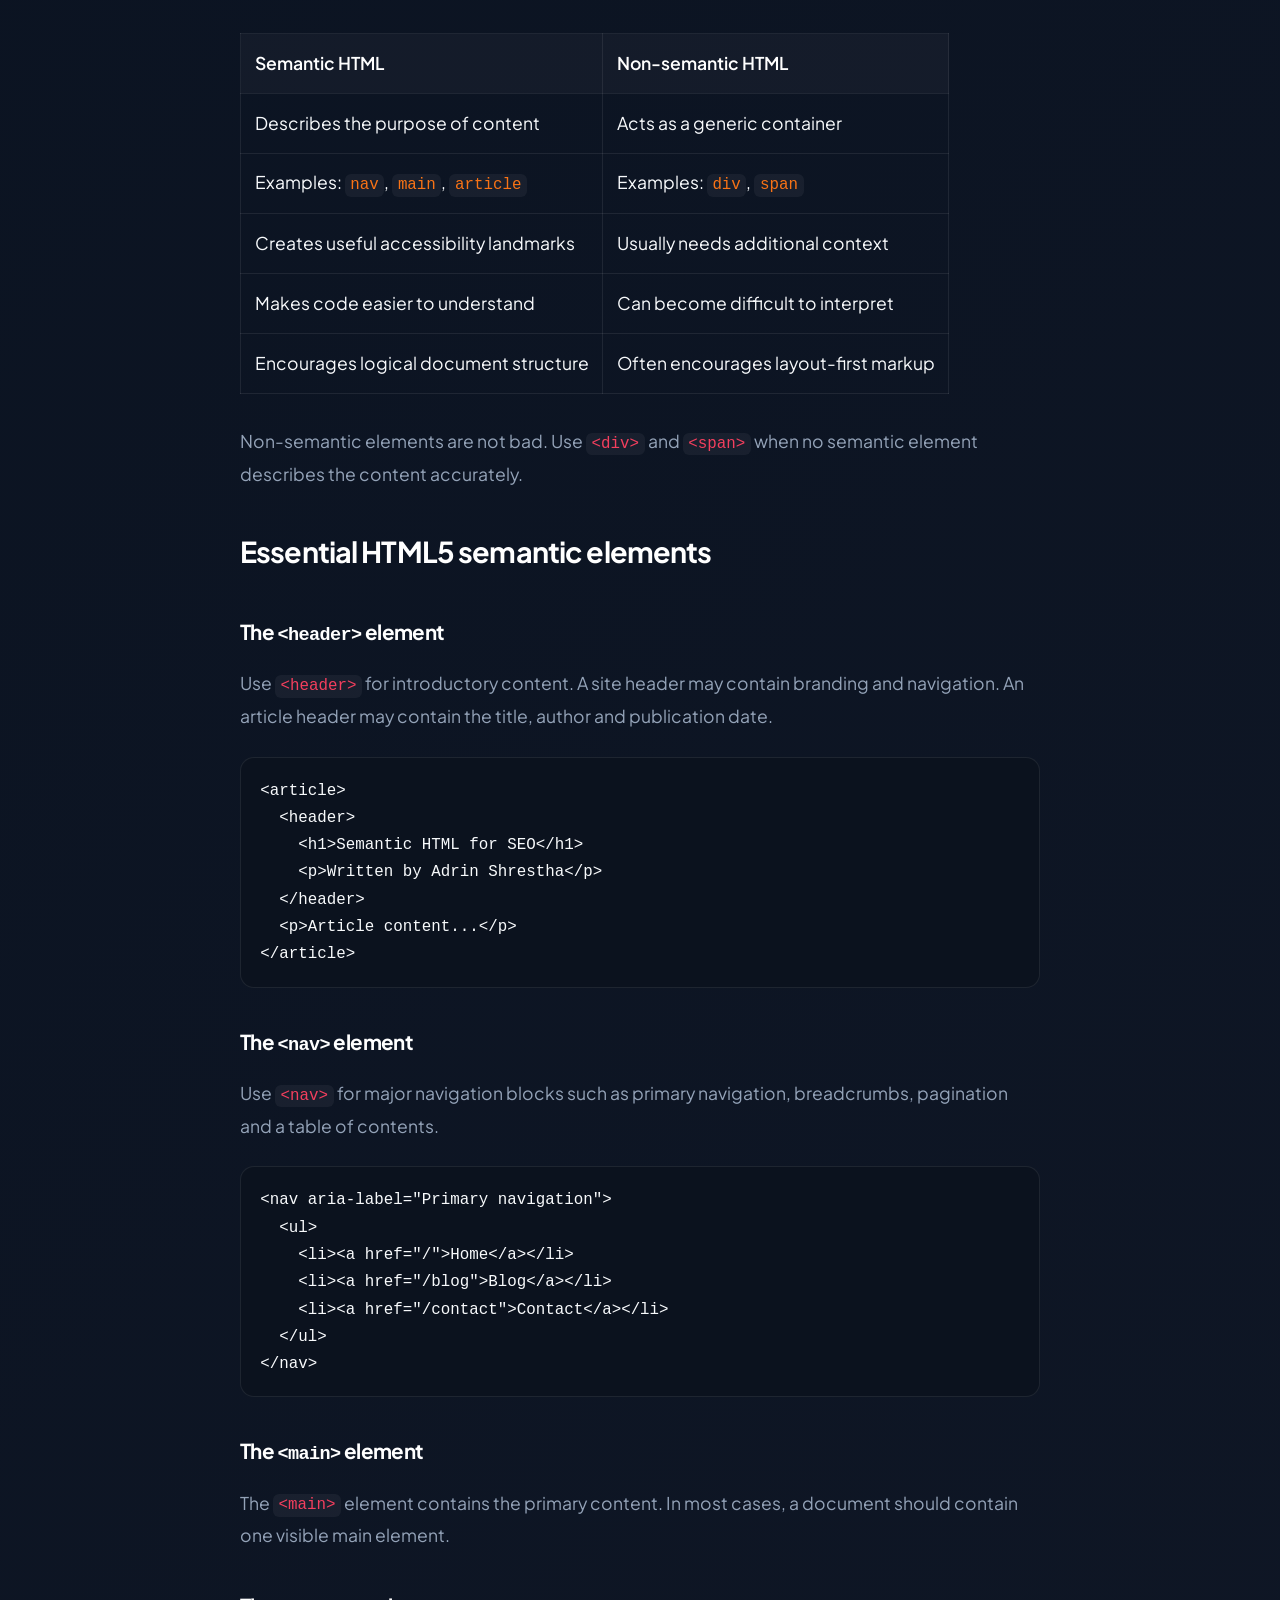
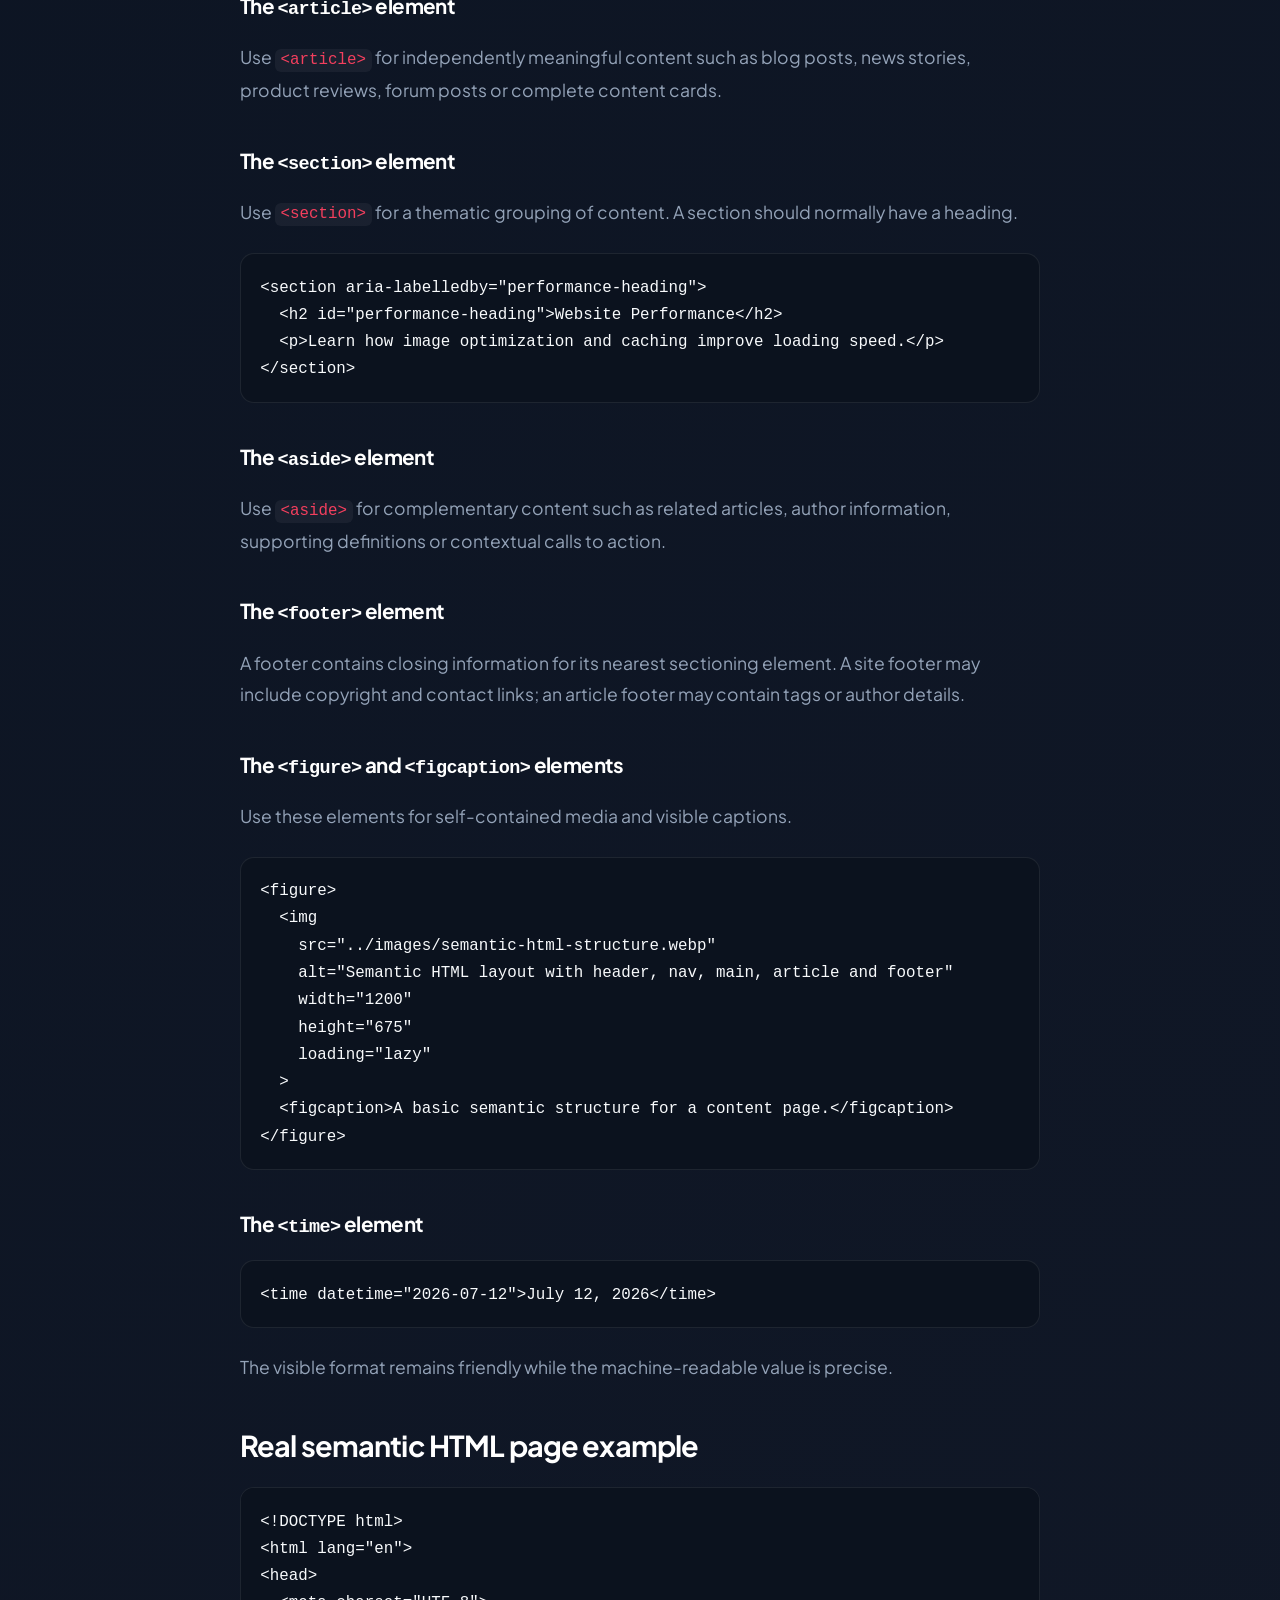
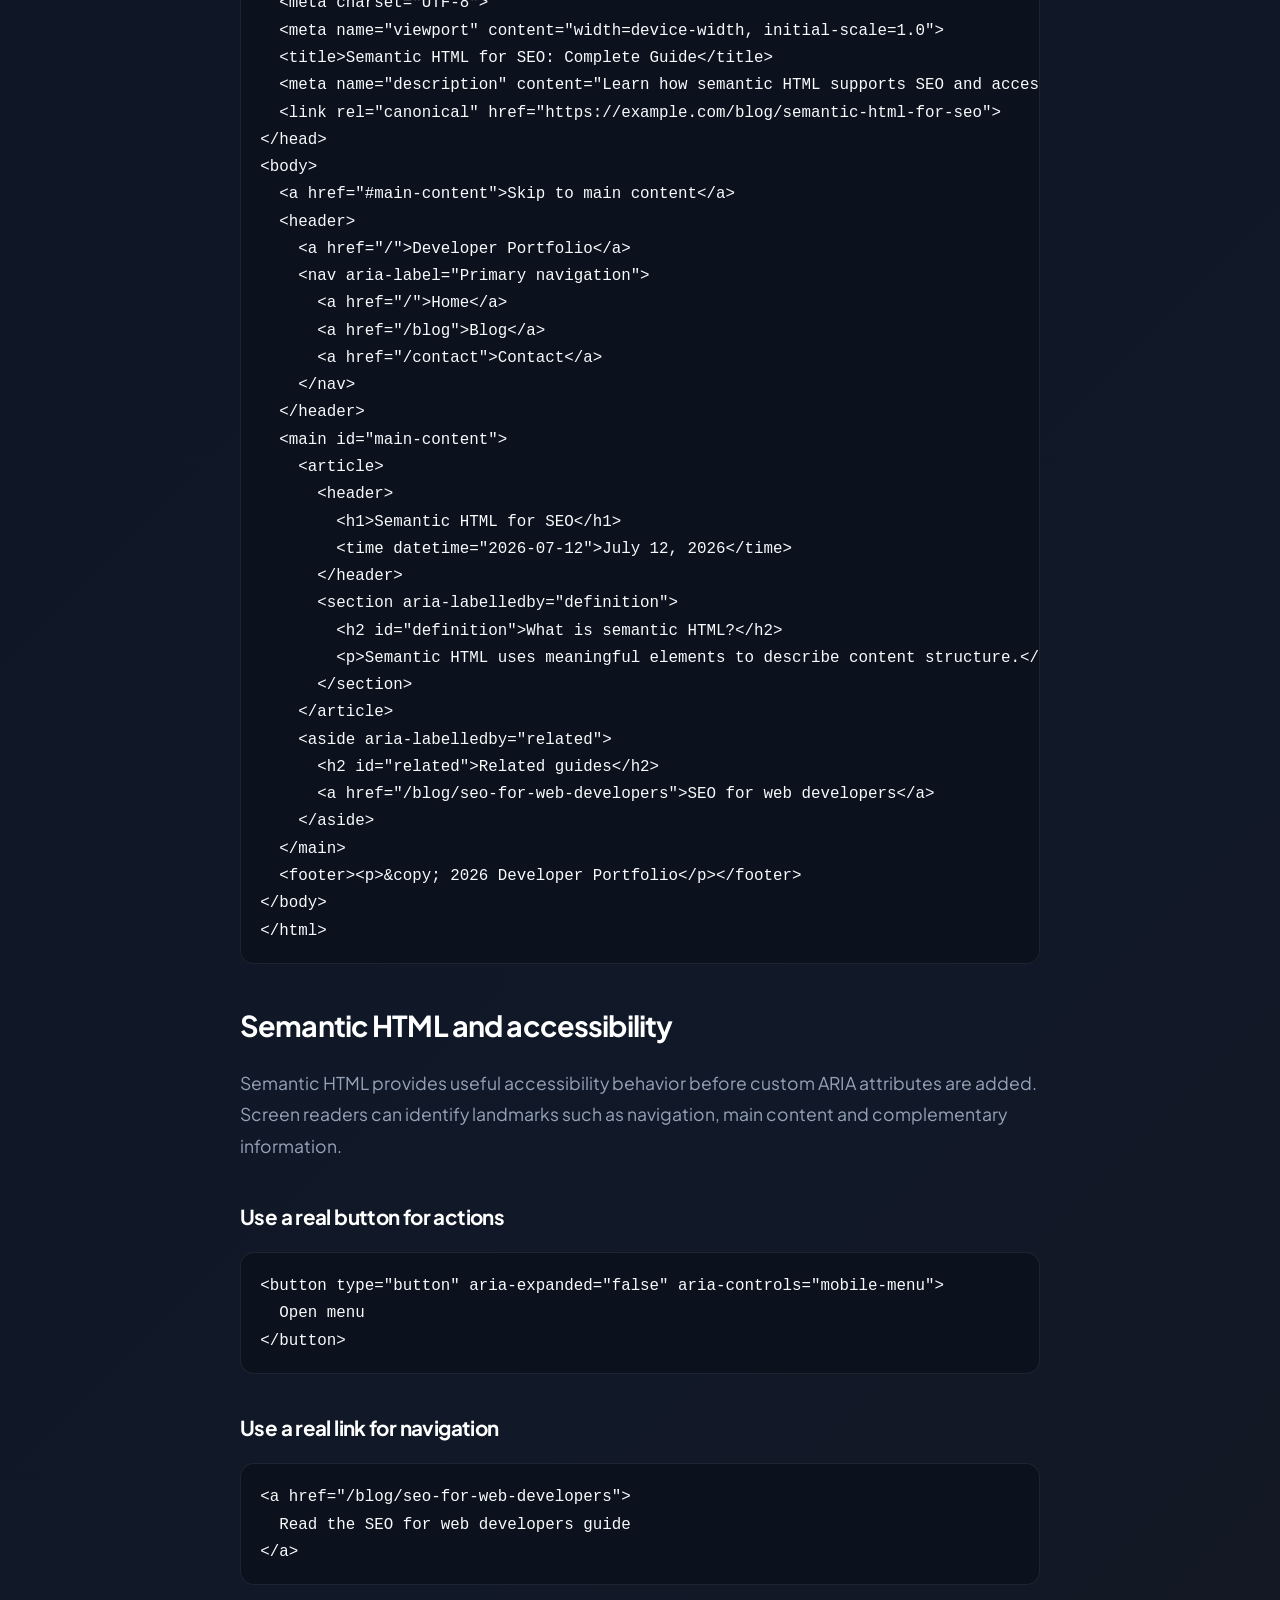
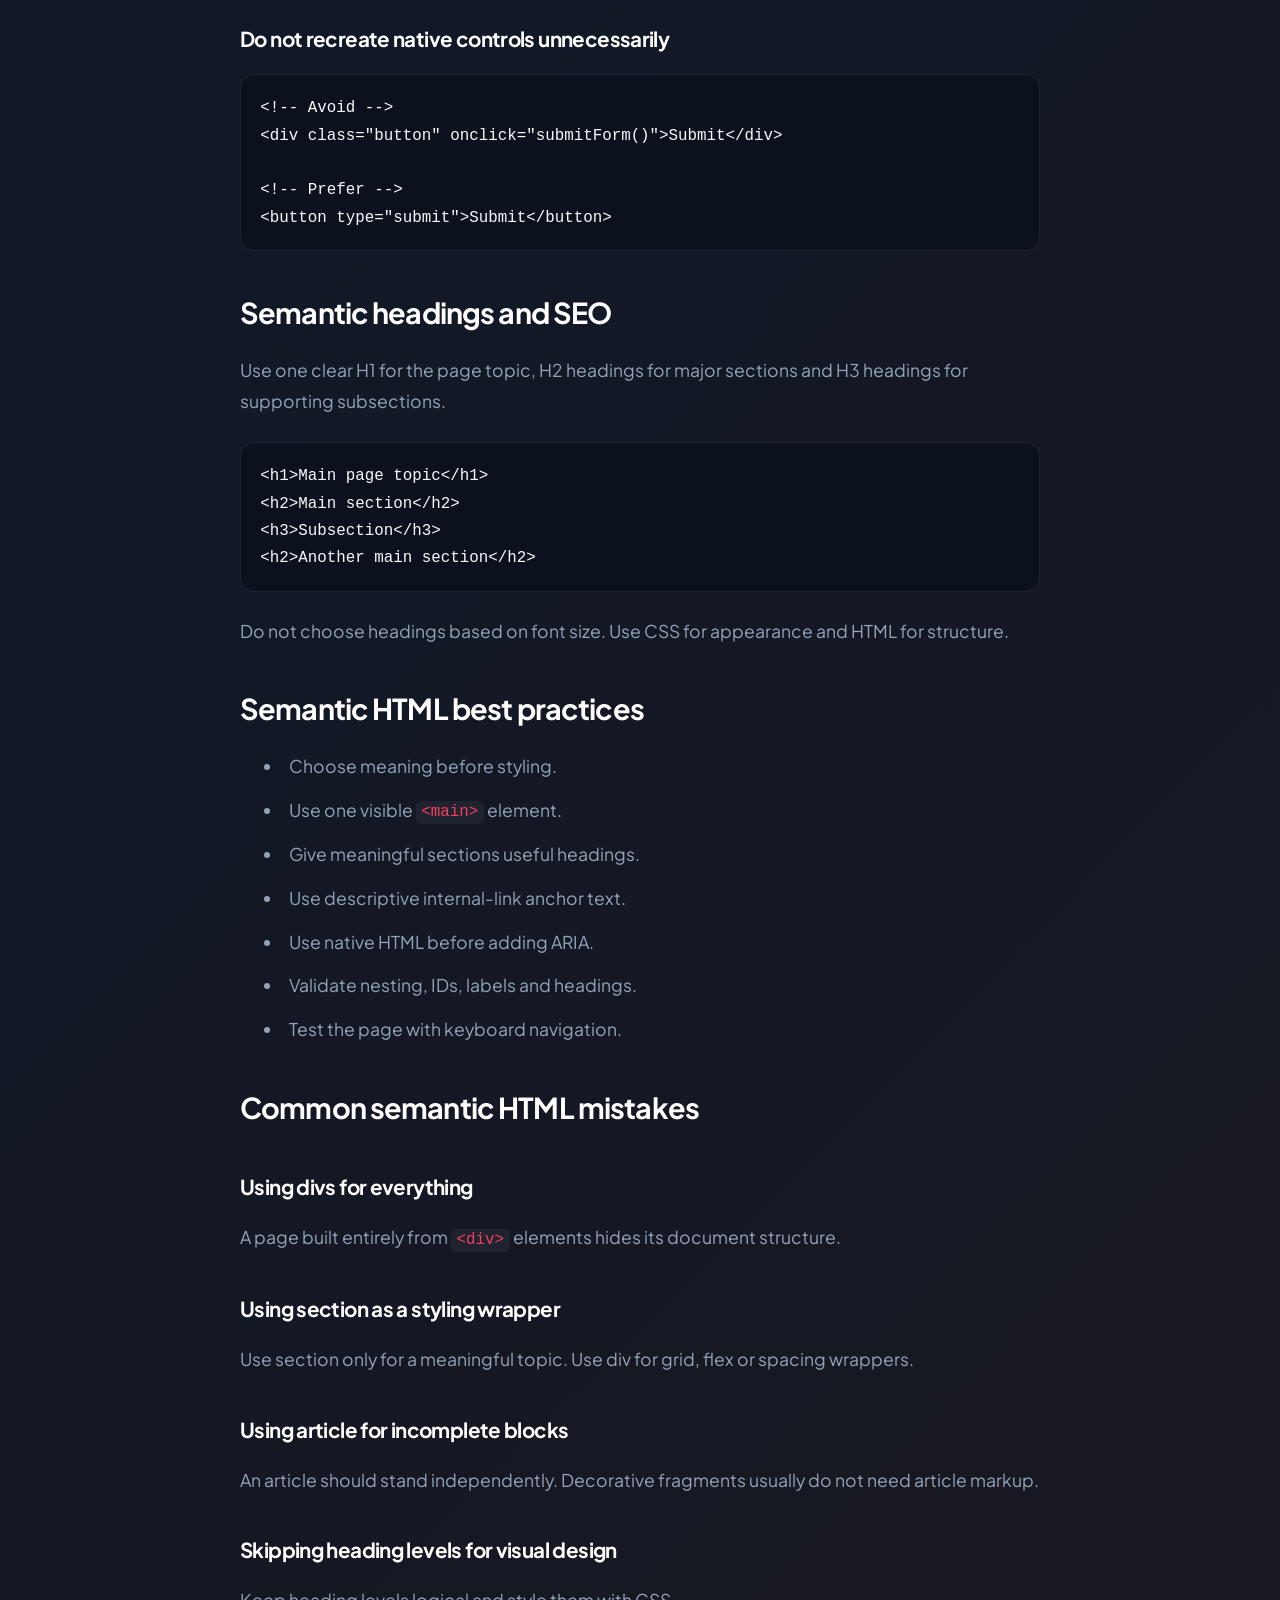
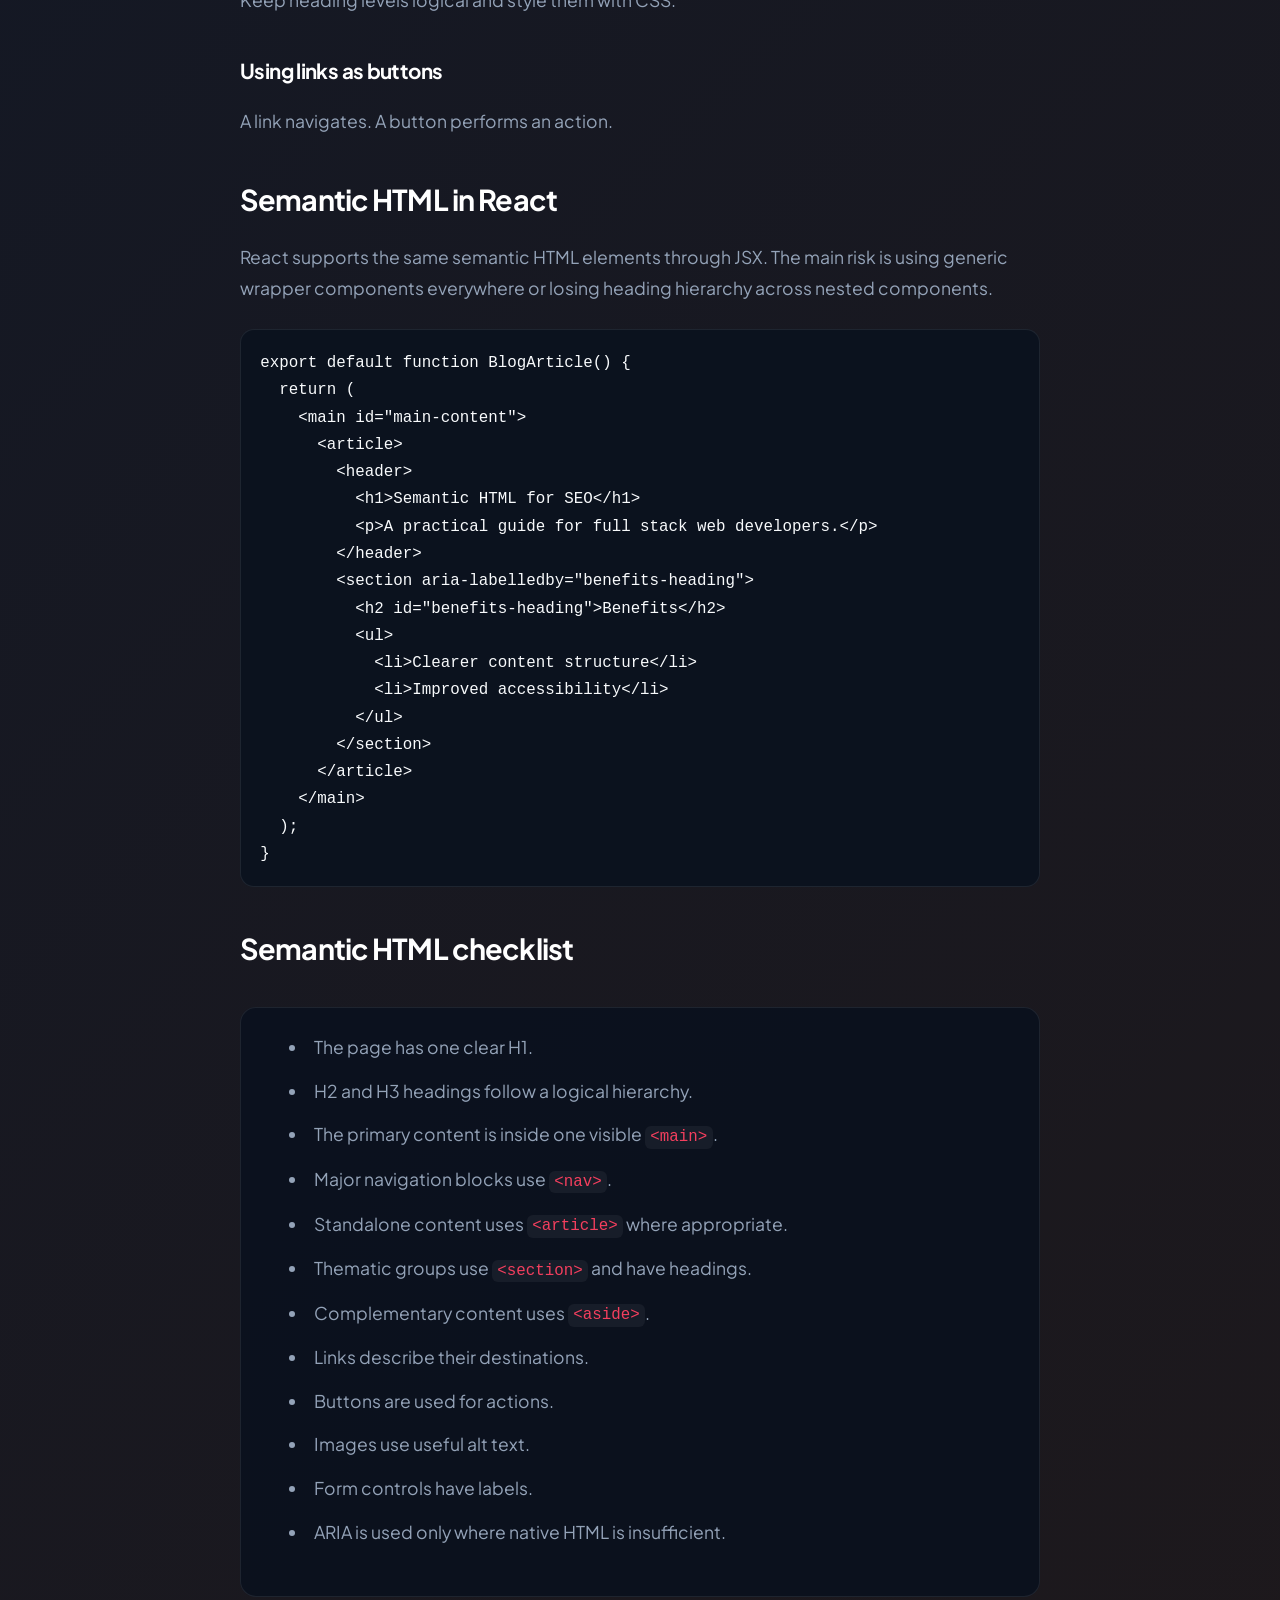
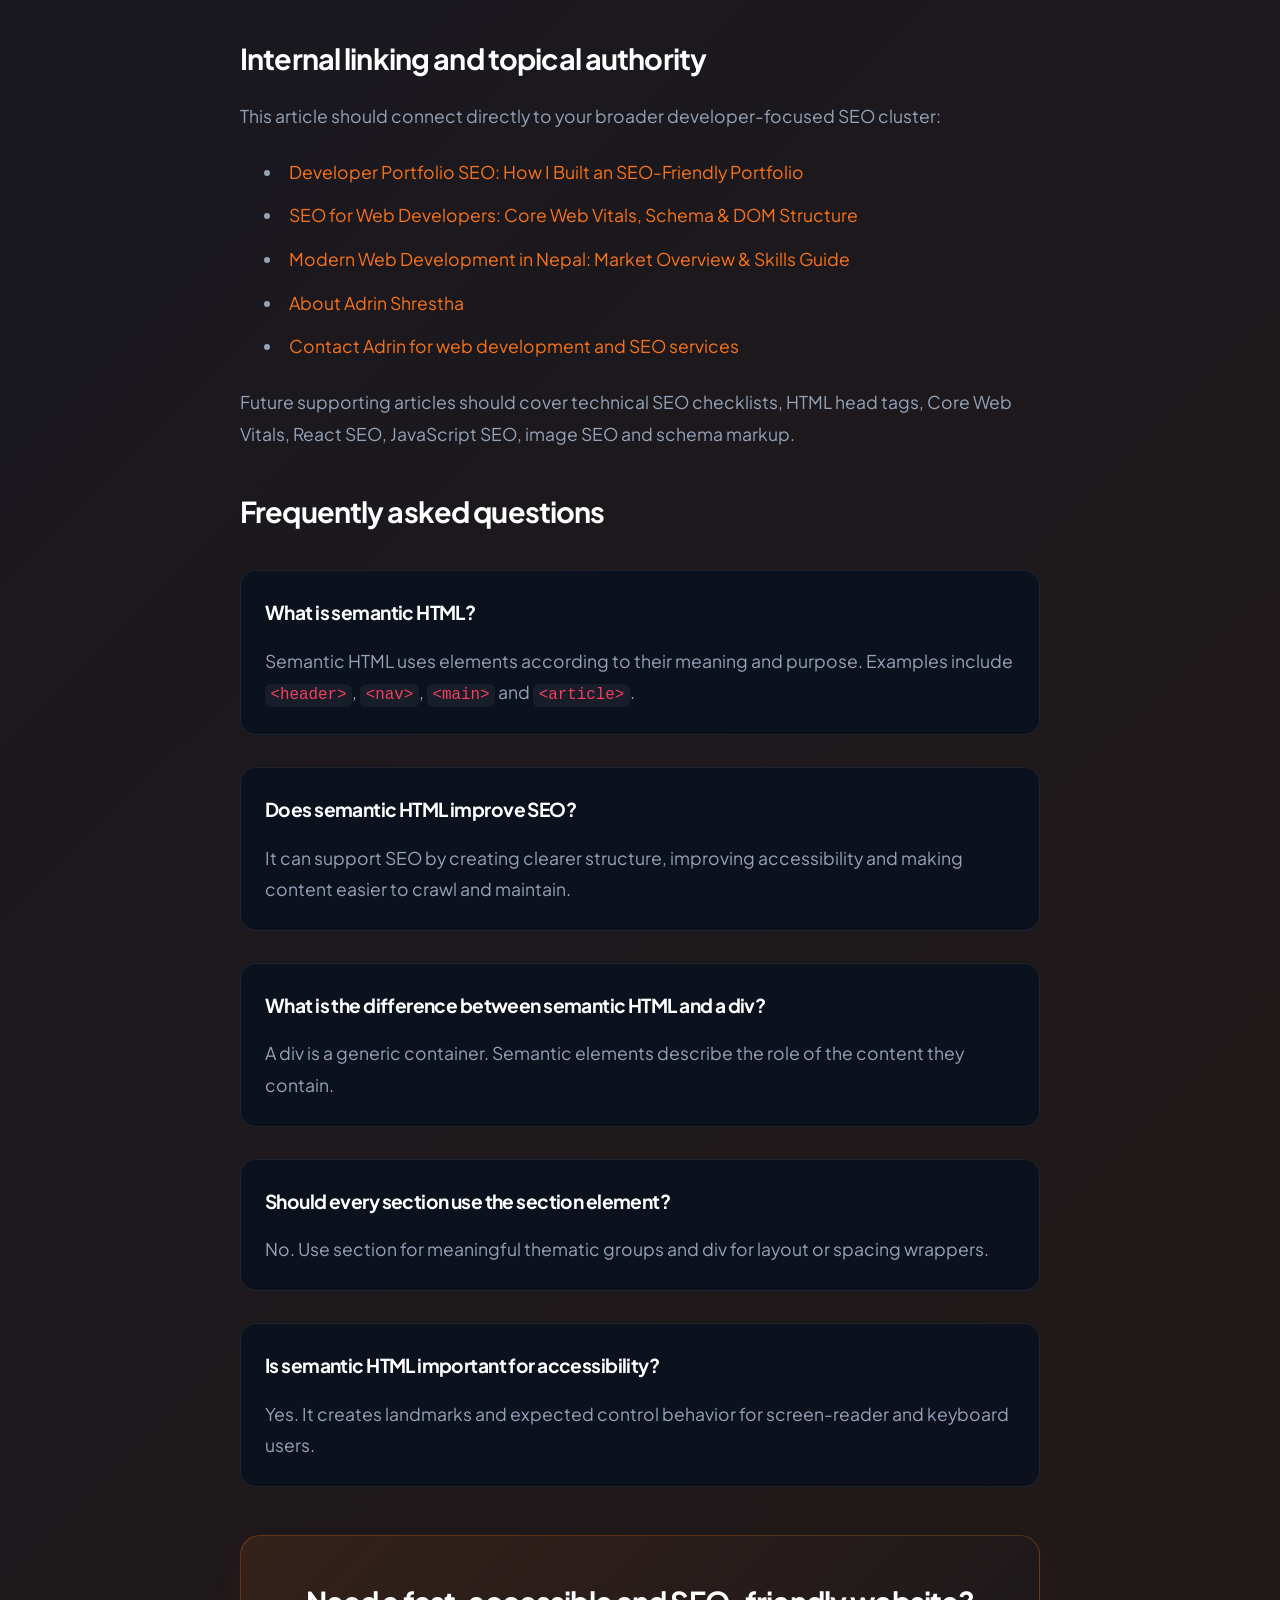
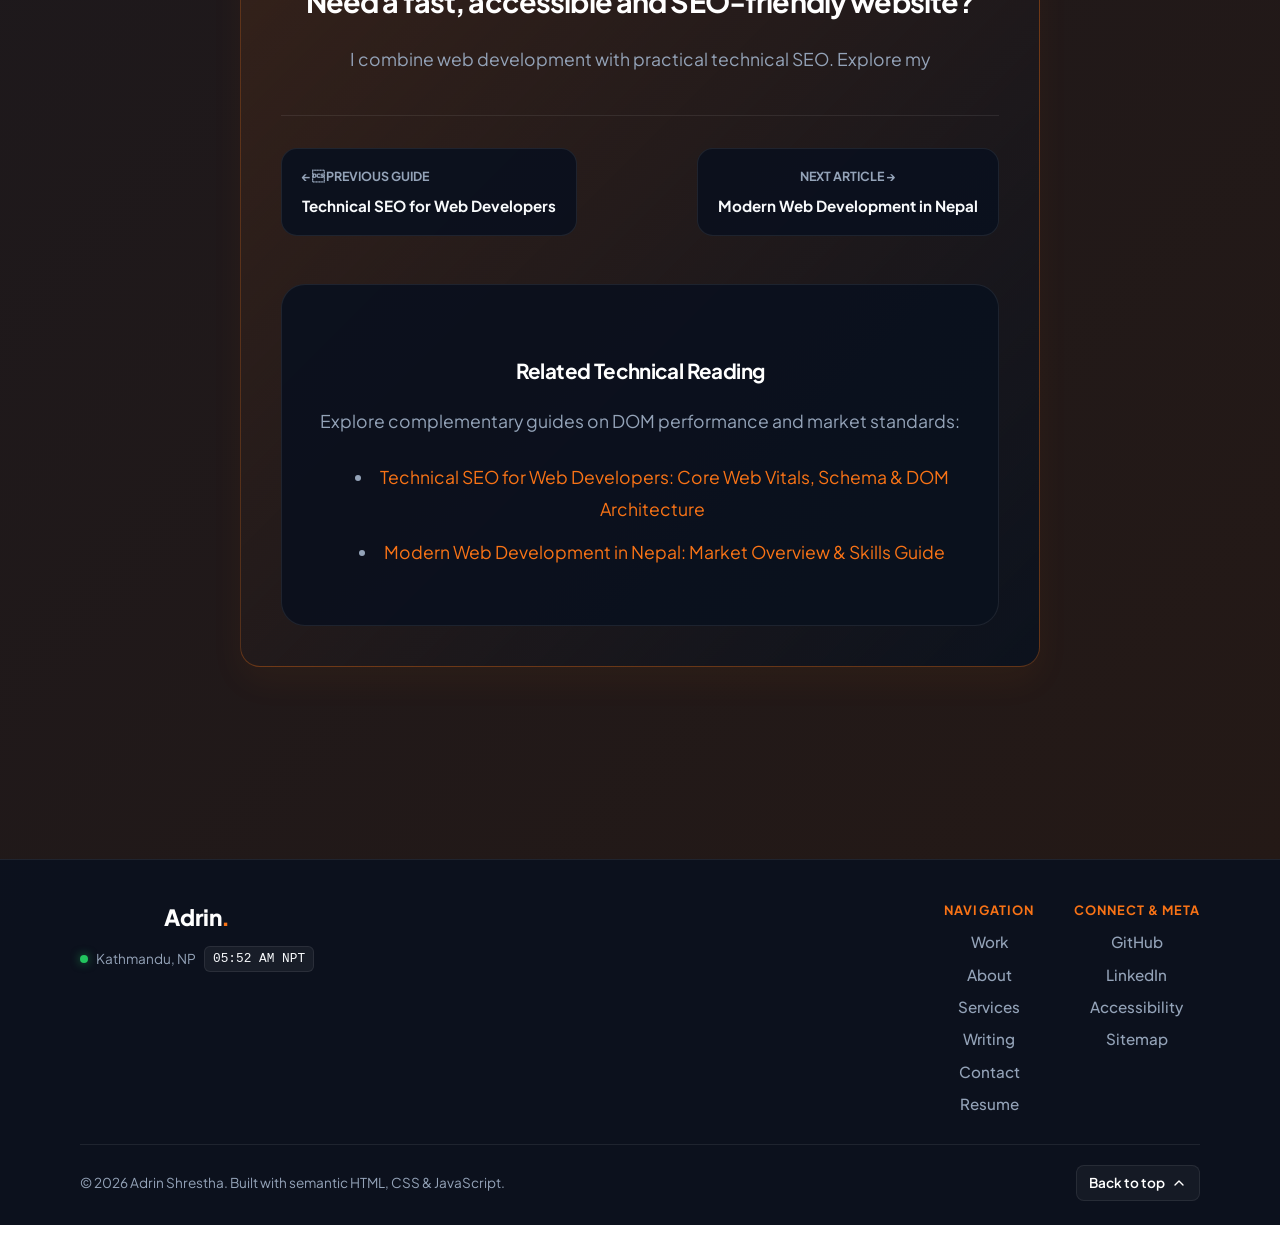
<file: blog/semantic-html-for-seo.html>
<!doctype html>
<html lang="en">
  <head>
    <meta charset="UTF-8" />
    <meta name="viewport" content="width=device-width, initial-scale=1.0" />

    <title>
      Semantic HTML for SEO: Complete Guide with Examples | Adrin Shrestha
    </title>
    <meta
      name="description"
      content="Learn how semantic HTML improves SEO, accessibility and website structure with practical HTML5 examples, best practices and a developer checklist."
    />
    <meta name="robots" content="index, follow, max-image-preview:large" />
    <link
      rel="canonical"
      href="https://adrinshrestha.com.np/blog/semantic-html-for-seo"
    />
    <meta property="og:type" content="article" />
    <meta
      property="og:title"
      content="Semantic HTML for SEO: Complete Guide with Examples"
    />
    <meta
      property="og:description"
      content="Learn how semantic HTML improves page structure, accessibility, maintainability and search visibility."
    />
    <meta
      property="og:url"
      content="https://adrinshrestha.com.np/blog/semantic-html-for-seo"
    />
    <meta
      property="og:image"
      content="https://adrinshrestha.com.np/images/semantic-html-for-seo-cover.webp"
    />
    <meta name="twitter:card" content="summary_large_image" />
    <meta
      name="twitter:title"
      content="Semantic HTML for SEO: Complete Guide"
    />
    <meta
      name="twitter:description"
      content="Learn semantic HTML with practical examples, SEO benefits, accessibility guidance and a developer checklist."
    />
    <meta
      name="twitter:image"
      content="https://adrinshrestha.com.np/images/semantic-html-for-seo-cover.webp"
    />
    <link rel="preconnect" href="https://fonts.googleapis.com" />
    <link rel="preconnect" href="https://fonts.gstatic.com" crossorigin />
    <link
      rel="stylesheet"
      href="https://fonts.googleapis.com/css2?family=Plus+Jakarta+Sans:wght@300;400;500;600;700;800&amp;display=swap"
    />
    <link rel="stylesheet" href="../style.css?v=1.5" />
    <link rel="icon" type="image/png" href="../icon.png" />
    <script type="application/ld+json">
      {
        "@context": "https://schema.org",
        "@type": "BlogPosting",
        "headline": "Semantic HTML for SEO: Complete Guide with Examples",
        "description": "Learn how semantic HTML improves SEO, accessibility and website structure with practical HTML5 examples, best practices and a developer checklist.",
        "image": "https://adrinshrestha.com.np/images/semantic-html-for-seo-cover.webp",
        "author": {
          "@type": "Person",
          "name": "Adrin Shrestha",
          "url": "https://adrinshrestha.com.np/about"
        },
        "publisher": {
          "@type": "Person",
          "name": "Adrin Shrestha"
        },
        "mainEntityOfPage": {
          "@type": "WebPage",
          "@id": "https://adrinshrestha.com.np/blog/semantic-html-for-seo"
        },
        "datePublished": "2026-07-12T00:00:00+05:45",
        "dateModified": "2026-07-12T00:00:00+05:45"
      }
    </script>
    <script type="application/ld+json">
      {
        "@context": "https://schema.org",
        "@type": "BreadcrumbList",
        "itemListElement": [
          {
            "@type": "ListItem",
            "position": 1,
            "name": "Home",
            "item": "https://adrinshrestha.com.np/"
          },
          {
            "@type": "ListItem",
            "position": 2,
            "name": "Blog",
            "item": "https://adrinshrestha.com.np/blog"
          },
          {
            "@type": "ListItem",
            "position": 3,
            "name": "Semantic HTML for SEO",
            "item": "https://adrinshrestha.com.np/blog/semantic-html-for-seo"
          }
        ]
      }
    </script>
    <script type="application/ld+json">
      {
        "@context": "https://schema.org",
        "@type": "FAQPage",
        "mainEntity": [
          {
            "@type": "Question",
            "name": "What is semantic HTML?",
            "acceptedAnswer": {
              "@type": "Answer",
              "text": "Semantic HTML uses HTML elements according to their meaning and purpose. Elements such as header, nav, main, article and footer describe content more clearly than generic div elements."
            }
          },
          {
            "@type": "Question",
            "name": "Does semantic HTML improve SEO?",
            "acceptedAnswer": {
              "@type": "Answer",
              "text": "Semantic HTML can support SEO by creating a clearer page structure, improving accessibility and making content easier to crawl and maintain."
            }
          },
          {
            "@type": "Question",
            "name": "What is the difference between semantic HTML and a div?",
            "acceptedAnswer": {
              "@type": "Answer",
              "text": "A div is a generic container with no built-in meaning. Semantic elements such as article, nav and main describe the purpose of their content."
            }
          },
          {
            "@type": "Question",
            "name": "Should every section use the section element?",
            "acceptedAnswer": {
              "@type": "Answer",
              "text": "No. Use section for a meaningful thematic group that normally has a heading. Use div for layout or styling wrappers."
            }
          },
          {
            "@type": "Question",
            "name": "Is semantic HTML important for accessibility?",
            "acceptedAnswer": {
              "@type": "Answer",
              "text": "Yes. Semantic HTML creates landmarks and expected controls that help screen-reader and keyboard users navigate a page."
            }
          }
        ]
      }
    </script>
  </head>
  <body id="top">
    <div class="noise"></div>
    <div class="cursor-glow"></div>
    <header class="site-header">
      <nav class="nav container" aria-label="Main navigation">
        <a href="/" class="logo">Adrin<span>.</span></a>
        <button
          class="menu-toggle"
          aria-label="Toggle navigation"
          aria-expanded="false"
        >
          <span></span>
          <span></span>
          <span></span>
        </button>
        <ul class="nav-links">
          <li><a href="/">Home</a></li>
          <li><a href="/about">About</a></li>
          <li><a href="/services">Services</a></li>
          <li><a href="/blog" class="active">Blog</a></li>
          <li><a href="/contact">Contact</a></li>
          <li><a href="/resume">Resume</a></li>
        </ul>
      </nav>
    </header>

    <main>
      <section class="page-hero">
        <div class="container">
          <nav class="breadcrumb" aria-label="Breadcrumb">
            <a href="/">Home</a> &gt; <a href="/blog">Blog</a> &gt; Semantic
            HTML for SEO
          </nav>
          <p class="eyebrow">HTML · Technical SEO · Accessibility</p>
          <h1>Semantic HTML for SEO: Complete Guide with Examples</h1>
          <p class="intro">
            Learn how semantic HTML improves page structure, accessibility,
            maintainability and search visibility—and how to use modern HTML5
            elements correctly in real projects.
          </p>
          <div class="meta">
            <span>By Adrin Shrestha</span>
            <span>•</span>
            <time datetime="2026-07-12">July 12, 2026</time>
          </div>
        </div>
      </section>

      <section class="section">
        <article class="container article-content">
          <section class="summary-box" aria-labelledby="quick-answer">
            <h2 id="quick-answer">Quick Answer</h2>
            <p>
              <strong>Semantic HTML</strong> is the practice of using HTML
              elements according to their meaning and purpose. Elements such as
              <code>&lt;header&gt;</code>, <code>&lt;nav&gt;</code>,
              <code>&lt;main&gt;</code>, <code>&lt;article&gt;</code> and
              <code>&lt;footer&gt;</code> describe the role of content more
              clearly than generic <code>&lt;div&gt;</code> containers.
            </p>
          </section>

          <section class="toc" aria-labelledby="table-of-contents">
            <h2 id="table-of-contents">Table of Contents</h2>
            <ol>
              <li>
                <a href="#what-is-semantic-html">What is semantic HTML?</a>
              </li>
              <li>
                <a href="#why-semantic-html-matters-for-seo"
                  >Why semantic HTML matters for SEO</a
                >
              </li>
              <li>
                <a href="#semantic-vs-non-semantic"
                  >Semantic HTML vs non-semantic HTML</a
                >
              </li>
              <li>
                <a href="#essential-elements"
                  >Essential HTML5 semantic elements</a
                >
              </li>
              <li>
                <a href="#real-example">Real semantic HTML page example</a>
              </li>
              <li>
                <a href="#accessibility">Semantic HTML and accessibility</a>
              </li>
              <li>
                <a href="#heading-hierarchy">Semantic headings and SEO</a>
              </li>
              <li>
                <a href="#best-practices">Semantic HTML best practices</a>
              </li>
              <li>
                <a href="#common-mistakes">Common semantic HTML mistakes</a>
              </li>
              <li><a href="#react">Semantic HTML in React</a></li>
              <li><a href="#checklist">Semantic HTML checklist</a></li>
              <li>
                <a href="#internal-links"
                  >Internal linking and topical authority</a
                >
              </li>
              <li><a href="#faqs">FAQs</a></li>
            </ol>
          </section>

          <section id="what-is-semantic-html">
            <h2>What is semantic HTML?</h2>
            <p>
              Semantic HTML refers to elements whose names communicate the
              meaning or role of their content.
            </p>
            <pre><code>&lt;div class="navigation"&gt;...&lt;/div&gt;

&lt;nav aria-label="Primary navigation"&gt;...&lt;/nav&gt;</code></pre>
            <p>
              Both elements can look identical after CSS is applied.
              Structurally, however, the <code>&lt;nav&gt;</code> element
              communicates that the links form an important navigation block.
            </p>
            <p>
              Common semantic elements include <code>&lt;header&gt;</code>,
              <code>&lt;nav&gt;</code>, <code>&lt;main&gt;</code>,
              <code>&lt;article&gt;</code>, <code>&lt;section&gt;</code>,
              <code>&lt;aside&gt;</code>, <code>&lt;footer&gt;</code>,
              <code>&lt;figure&gt;</code>, <code>&lt;figcaption&gt;</code> and
              <code>&lt;time&gt;</code>.
            </p>
          </section>

          <section id="why-semantic-html-matters-for-seo">
            <h2>Why semantic HTML matters for SEO</h2>
            <p>
              Semantic HTML supports SEO by helping create pages that are easier
              to interpret, navigate and maintain. Search engines do not rank a
              page simply because it uses one HTML5 tag, but meaningful markup
              improves the technical foundation of the page.
            </p>

            <h3>It creates a clearer content structure</h3>
            <p>
              A page with one clear <code>&lt;main&gt;</code> area, a logical
              article container and well-organized headings is easier to
              understand than a page made from dozens of anonymous wrappers.
            </p>

            <h3>It supports accessibility</h3>
            <p>
              Semantic landmarks help screen-reader users jump directly to
              navigation, main content or complementary information.
              Accessibility and SEO both benefit from clear content, meaningful
              links and understandable headings.
            </p>

            <h3>It improves maintainability</h3>
            <p>
              Clean structure helps developers add internal links, update
              content, improve metadata and preserve heading hierarchy without
              creating unnecessary complexity.
            </p>

            <h3>It reduces unnecessary markup</h3>
            <p>
              Semantic elements often reduce excessive nesting and class names,
              making the codebase easier to debug and less likely to develop
              structural errors.
            </p>

            <div class="summary-box">
              <p>
                <strong>Important:</strong> Semantic HTML does not replace
                helpful content, metadata, internal linking, structured data or
                website performance. It strengthens the foundation on which
                these SEO elements are built.
              </p>
            </div>
          </section>

          <section id="semantic-vs-non-semantic">
            <h2>Semantic HTML vs non-semantic HTML</h2>
            <table>
              <thead>
                <tr>
                  <th>Semantic HTML</th>
                  <th>Non-semantic HTML</th>
                </tr>
              </thead>
              <tbody>
                <tr>
                  <td>Describes the purpose of content</td>
                  <td>Acts as a generic container</td>
                </tr>
                <tr>
                  <td>
                    Examples: <code>nav</code>, <code>main</code>,
                    <code>article</code>
                  </td>
                  <td>Examples: <code>div</code>, <code>span</code></td>
                </tr>
                <tr>
                  <td>Creates useful accessibility landmarks</td>
                  <td>Usually needs additional context</td>
                </tr>
                <tr>
                  <td>Makes code easier to understand</td>
                  <td>Can become difficult to interpret</td>
                </tr>
                <tr>
                  <td>Encourages logical document structure</td>
                  <td>Often encourages layout-first markup</td>
                </tr>
              </tbody>
            </table>
            <p>
              Non-semantic elements are not bad. Use
              <code>&lt;div&gt;</code> and <code>&lt;span&gt;</code> when no
              semantic element describes the content accurately.
            </p>
          </section>

          <section id="essential-elements">
            <h2>Essential HTML5 semantic elements</h2>

            <h3>The <code>&lt;header&gt;</code> element</h3>
            <p>
              Use <code>&lt;header&gt;</code> for introductory content. A site
              header may contain branding and navigation. An article header may
              contain the title, author and publication date.
            </p>
            <pre><code>&lt;article&gt;
  &lt;header&gt;
    &lt;h1&gt;Semantic HTML for SEO&lt;/h1&gt;
    &lt;p&gt;Written by Adrin Shrestha&lt;/p&gt;
  &lt;/header&gt;
  &lt;p&gt;Article content...&lt;/p&gt;
&lt;/article&gt;</code></pre>

            <h3>The <code>&lt;nav&gt;</code> element</h3>
            <p>
              Use <code>&lt;nav&gt;</code> for major navigation blocks such as
              primary navigation, breadcrumbs, pagination and a table of
              contents.
            </p>
            <pre><code>&lt;nav aria-label="Primary navigation"&gt;
  &lt;ul&gt;
    &lt;li&gt;&lt;a href="/"&gt;Home&lt;/a&gt;&lt;/li&gt;
    &lt;li&gt;&lt;a href="/blog"&gt;Blog&lt;/a&gt;&lt;/li&gt;
    &lt;li&gt;&lt;a href="/contact"&gt;Contact&lt;/a&gt;&lt;/li&gt;
  &lt;/ul&gt;
&lt;/nav&gt;</code></pre>

            <h3>The <code>&lt;main&gt;</code> element</h3>
            <p>
              The <code>&lt;main&gt;</code> element contains the primary
              content. In most cases, a document should contain one visible main
              element.
            </p>

            <h3>The <code>&lt;article&gt;</code> element</h3>
            <p>
              Use <code>&lt;article&gt;</code> for independently meaningful
              content such as blog posts, news stories, product reviews, forum
              posts or complete content cards.
            </p>

            <h3>The <code>&lt;section&gt;</code> element</h3>
            <p>
              Use <code>&lt;section&gt;</code> for a thematic grouping of
              content. A section should normally have a heading.
            </p>
            <pre><code>&lt;section aria-labelledby="performance-heading"&gt;
  &lt;h2 id="performance-heading"&gt;Website Performance&lt;/h2&gt;
  &lt;p&gt;Learn how image optimization and caching improve loading speed.&lt;/p&gt;
&lt;/section&gt;</code></pre>

            <h3>The <code>&lt;aside&gt;</code> element</h3>
            <p>
              Use <code>&lt;aside&gt;</code> for complementary content such as
              related articles, author information, supporting definitions or
              contextual calls to action.
            </p>

            <h3>The <code>&lt;footer&gt;</code> element</h3>
            <p>
              A footer contains closing information for its nearest sectioning
              element. A site footer may include copyright and contact links; an
              article footer may contain tags or author details.
            </p>

            <h3>
              The <code>&lt;figure&gt;</code> and
              <code>&lt;figcaption&gt;</code> elements
            </h3>
            <p>
              Use these elements for self-contained media and visible captions.
            </p>
            <pre><code>&lt;figure&gt;
  &lt;img
    src="../images/semantic-html-structure.webp"
    alt="Semantic HTML layout with header, nav, main, article and footer"
    width="1200"
    height="675"
    loading="lazy"
  &gt;
  &lt;figcaption&gt;A basic semantic structure for a content page.&lt;/figcaption&gt;
&lt;/figure&gt;</code></pre>

            <h3>The <code>&lt;time&gt;</code> element</h3>
            <pre><code>&lt;time datetime="2026-07-12"&gt;July 12, 2026&lt;/time&gt;</code></pre>
            <p>
              The visible format remains friendly while the machine-readable
              value is precise.
            </p>
          </section>

          <section id="real-example">
            <h2>Real semantic HTML page example</h2>
            <pre><code>&lt;!DOCTYPE html&gt;
&lt;html lang="en"&gt;
&lt;head&gt;
  &lt;meta charset="UTF-8"&gt;
  &lt;meta name="viewport" content="width=device-width, initial-scale=1.0"&gt;
  &lt;title&gt;Semantic HTML for SEO: Complete Guide&lt;/title&gt;
  &lt;meta name="description" content="Learn how semantic HTML supports SEO and accessibility."&gt;
  &lt;link rel="canonical" href="https://example.com/blog/semantic-html-for-seo"&gt;
&lt;/head&gt;
&lt;body&gt;
  &lt;a href="#main-content"&gt;Skip to main content&lt;/a&gt;
  &lt;header&gt;
    &lt;a href="/"&gt;Developer Portfolio&lt;/a&gt;
    &lt;nav aria-label="Primary navigation"&gt;
      &lt;a href="/"&gt;Home&lt;/a&gt;
      &lt;a href="/blog"&gt;Blog&lt;/a&gt;
      &lt;a href="/contact"&gt;Contact&lt;/a&gt;
    &lt;/nav&gt;
  &lt;/header&gt;
  &lt;main id="main-content"&gt;
    &lt;article&gt;
      &lt;header&gt;
        &lt;h1&gt;Semantic HTML for SEO&lt;/h1&gt;
        &lt;time datetime="2026-07-12"&gt;July 12, 2026&lt;/time&gt;
      &lt;/header&gt;
      &lt;section aria-labelledby="definition"&gt;
        &lt;h2 id="definition"&gt;What is semantic HTML?&lt;/h2&gt;
        &lt;p&gt;Semantic HTML uses meaningful elements to describe content structure.&lt;/p&gt;
      &lt;/section&gt;
    &lt;/article&gt;
    &lt;aside aria-labelledby="related"&gt;
      &lt;h2 id="related"&gt;Related guides&lt;/h2&gt;
      &lt;a href="/blog/seo-for-web-developers"&gt;SEO for web developers&lt;/a&gt;
    &lt;/aside&gt;
  &lt;/main&gt;
  &lt;footer&gt;&lt;p&gt;&amp;copy; 2026 Developer Portfolio&lt;/p&gt;&lt;/footer&gt;
&lt;/body&gt;
&lt;/html&gt;</code></pre>
          </section>

          <section id="accessibility">
            <h2>Semantic HTML and accessibility</h2>
            <p>
              Semantic HTML provides useful accessibility behavior before custom
              ARIA attributes are added. Screen readers can identify landmarks
              such as navigation, main content and complementary information.
            </p>
            <h3>Use a real button for actions</h3>
            <pre><code>&lt;button type="button" aria-expanded="false" aria-controls="mobile-menu"&gt;
  Open menu
&lt;/button&gt;</code></pre>
            <h3>Use a real link for navigation</h3>
            <pre><code>&lt;a href="/blog/seo-for-web-developers"&gt;
  Read the SEO for web developers guide
&lt;/a&gt;</code></pre>
            <h3>Do not recreate native controls unnecessarily</h3>
            <pre><code>&lt;!-- Avoid --&gt;
&lt;div class="button" onclick="submitForm()"&gt;Submit&lt;/div&gt;

&lt;!-- Prefer --&gt;
&lt;button type="submit"&gt;Submit&lt;/button&gt;</code></pre>
          </section>

          <section id="heading-hierarchy">
            <h2>Semantic headings and SEO</h2>
            <p>
              Use one clear H1 for the page topic, H2 headings for major
              sections and H3 headings for supporting subsections.
            </p>
            <pre><code>&lt;h1&gt;Main page topic&lt;/h1&gt;
&lt;h2&gt;Main section&lt;/h2&gt;
&lt;h3&gt;Subsection&lt;/h3&gt;
&lt;h2&gt;Another main section&lt;/h2&gt;</code></pre>
            <p>
              Do not choose headings based on font size. Use CSS for appearance
              and HTML for structure.
            </p>
          </section>

          <section id="best-practices">
            <h2>Semantic HTML best practices</h2>
            <ul>
              <li>Choose meaning before styling.</li>
              <li>Use one visible <code>&lt;main&gt;</code> element.</li>
              <li>Give meaningful sections useful headings.</li>
              <li>Use descriptive internal-link anchor text.</li>
              <li>Use native HTML before adding ARIA.</li>
              <li>Validate nesting, IDs, labels and headings.</li>
              <li>Test the page with keyboard navigation.</li>
            </ul>
          </section>

          <section id="common-mistakes">
            <h2>Common semantic HTML mistakes</h2>
            <h3>Using divs for everything</h3>
            <p>
              A page built entirely from <code>&lt;div&gt;</code> elements hides
              its document structure.
            </p>
            <h3>Using section as a styling wrapper</h3>
            <p>
              Use section only for a meaningful topic. Use div for grid, flex or
              spacing wrappers.
            </p>
            <h3>Using article for incomplete blocks</h3>
            <p>
              An article should stand independently. Decorative fragments
              usually do not need article markup.
            </p>
            <h3>Skipping heading levels for visual design</h3>
            <p>Keep heading levels logical and style them with CSS.</p>
            <h3>Using links as buttons</h3>
            <p>A link navigates. A button performs an action.</p>
          </section>

          <section id="react">
            <h2>Semantic HTML in React</h2>
            <p>
              React supports the same semantic HTML elements through JSX. The
              main risk is using generic wrapper components everywhere or losing
              heading hierarchy across nested components.
            </p>
            <pre><code>export default function BlogArticle() {
  return (
    &lt;main id="main-content"&gt;
      &lt;article&gt;
        &lt;header&gt;
          &lt;h1&gt;Semantic HTML for SEO&lt;/h1&gt;
          &lt;p&gt;A practical guide for full stack web developers.&lt;/p&gt;
        &lt;/header&gt;
        &lt;section aria-labelledby="benefits-heading"&gt;
          &lt;h2 id="benefits-heading"&gt;Benefits&lt;/h2&gt;
          &lt;ul&gt;
            &lt;li&gt;Clearer content structure&lt;/li&gt;
            &lt;li&gt;Improved accessibility&lt;/li&gt;
          &lt;/ul&gt;
        &lt;/section&gt;
      &lt;/article&gt;
    &lt;/main&gt;
  );
}</code></pre>
          </section>

          <section id="checklist">
            <h2>Semantic HTML checklist</h2>
            <div class="summary-box">
              <ul>
                <li>The page has one clear H1.</li>
                <li>H2 and H3 headings follow a logical hierarchy.</li>
                <li>
                  The primary content is inside one visible
                  <code>&lt;main&gt;</code>.
                </li>
                <li>Major navigation blocks use <code>&lt;nav&gt;</code>.</li>
                <li>
                  Standalone content uses <code>&lt;article&gt;</code> where
                  appropriate.
                </li>
                <li>
                  Thematic groups use <code>&lt;section&gt;</code> and have
                  headings.
                </li>
                <li>Complementary content uses <code>&lt;aside&gt;</code>.</li>
                <li>Links describe their destinations.</li>
                <li>Buttons are used for actions.</li>
                <li>Images use useful alt text.</li>
                <li>Form controls have labels.</li>
                <li>ARIA is used only where native HTML is insufficient.</li>
              </ul>
            </div>
          </section>

          <section id="internal-links">
            <h2>Internal linking and topical authority</h2>
            <p>
              This article should connect directly to your broader
              developer-focused SEO cluster:
            </p>
            <ul>
              <li><a href="/blog/developer-portfolio-seo" class="brand-link">Developer Portfolio SEO: How I Built an SEO-Friendly Portfolio</a></li>
              <li><a href="/blog/seo-for-web-developers" class="brand-link">SEO for Web Developers: Core Web Vitals, Schema &amp; DOM Structure</a></li>
              <li><a href="/blog/web-development-nepal" class="brand-link">Modern Web Development in Nepal: Market Overview &amp; Skills Guide</a></li>
              <li><a href="/about">About Adrin Shrestha</a></li>
              <li>
                <a href="/contact"
                  >Contact Adrin for web development and SEO services</a
                >
              </li>
            </ul>
            <p>
              Future supporting articles should cover technical SEO checklists,
              HTML head tags, Core Web Vitals, React SEO, JavaScript SEO, image
              SEO and schema markup.
            </p>
          </section>

          <section id="faqs">
            <h2>Frequently asked questions</h2>
            <div class="faq-item">
              <h3>What is semantic HTML?</h3>
              <p>
                Semantic HTML uses elements according to their meaning and
                purpose. Examples include <code>&lt;header&gt;</code>,
                <code>&lt;nav&gt;</code>, <code>&lt;main&gt;</code> and
                <code>&lt;article&gt;</code>.
              </p>
            </div>
            <div class="faq-item">
              <h3>Does semantic HTML improve SEO?</h3>
              <p>
                It can support SEO by creating clearer structure, improving
                accessibility and making content easier to crawl and maintain.
              </p>
            </div>
            <div class="faq-item">
              <h3>What is the difference between semantic HTML and a div?</h3>
              <p>
                A div is a generic container. Semantic elements describe the
                role of the content they contain.
              </p>
            </div>
            <div class="faq-item">
              <h3>Should every section use the section element?</h3>
              <p>
                No. Use section for meaningful thematic groups and div for
                layout or spacing wrappers.
              </p>
            </div>
            <div class="faq-item">
              <h3>Is semantic HTML important for accessibility?</h3>
              <p>
                Yes. It creates landmarks and expected control behavior for
                screen-reader and keyboard users.
              </p>
            </div>
          </section>

          <section class="cta" aria-labelledby="cta-heading">
            <h2 id="cta-heading">
              Need a fast, accessible and SEO-friendly website?
            </h2>
            <p>
              I combine web development with practical technical SEO. Explore my
            </p>

            <nav class="article-pagination" aria-label="Article navigation">
              <a
                href="/blog/seo-for-web-developers"
                class="nav-link-card text-left"
              >
                <span class="nav-link-label">← Previous Guide</span>
                <span class="nav-link-title"
                  >Technical SEO for Web Developers</span
                >
              </a>
              <a
                href="/blog/web-development-nepal"
                class="nav-link-card text-right"
              >
                <span class="nav-link-label">Next Article →</span>
                <span class="nav-link-title"
                  >Modern Web Development in Nepal</span
                >
              </a>
            </nav>

            <aside class="related-reading-box">
              <h3>Related Technical Reading</h3>
              <p>
                Explore complementary guides on DOM performance and market
                standards:
              </p>
              <ul>
                <li>
                  <a href="/blog/seo-for-web-developers" class="brand-link"
                    >Technical SEO for Web Developers: Core Web Vitals, Schema &
                    DOM Architecture</a
                  >
                </li>
                <li>
                  <a href="/blog/web-development-nepal" class="brand-link"
                    >Modern Web Development in Nepal: Market Overview & Skills
                    Guide</a
                  >
                </li>
              </ul>
            </aside>
          </section>
        </article>
      </section>
    </main>

    <footer class="footer">
      <div class="container footer-inner">
        <div class="footer-top">
          <div class="footer-brand">
            <a href="/" class="footer-logo">Adrin<span>.</span></a>
            <div
              class="footer-location"
              aria-label="Local time in Kathmandu, Nepal"
            >
              <span class="location-dot"></span>
              <span>Kathmandu, NP</span>
              <span class="footer-time" id="footer-local-time">--:-- NPT</span>
            </div>
          </div>

          <nav class="footer-nav" aria-label="Footer navigation">
            <div class="footer-group">
              <span class="footer-heading">Navigation</span>
              <ul class="footer-links">
                <li><a href="/#projects">Work</a></li>
                <li><a href="/about">About</a></li>
                <li><a href="/services">Services</a></li>
                <li><a href="/blog">Writing</a></li>
                <li><a href="/contact">Contact</a></li>
                <li><a href="/resume">Resume</a></li>
              </ul>
            </div>

            <div class="footer-group">
              <span class="footer-heading">Connect &amp; Meta</span>
              <ul class="footer-links">
                <li>
                  <a
                    href="https://github.com/Adrinstha"
                    target="_blank"
                    rel="noopener noreferrer"
                    >GitHub</a
                  >
                </li>
                <li>
                  <a
                    href="https://www.linkedin.com/in/adrin-shrestha/"
                    target="_blank"
                    rel="noopener noreferrer"
                    >LinkedIn</a
                  >
                </li>
                <li><a href="/accessibility">Accessibility</a></li>
                <li><a href="/sitemap.xml" target="_blank">Sitemap</a></li>
              </ul>
            </div>
          </nav>
        </div>

        <div class="footer-bottom">
          <p class="copyright">
            &copy; 2026 Adrin Shrestha. Built with semantic HTML, CSS &amp;
            JavaScript.
          </p>
          <a
            href="#top"
            class="back-to-top"
            id="back-to-top"
            aria-label="Back to top of page"
          >
            <span>Back to top</span>
            <svg
              viewBox="0 0 24 24"
              width="16"
              height="16"
              aria-hidden="true"
              fill="none"
              stroke="currentColor"
              stroke-width="2"
              stroke-linecap="round"
              stroke-linejoin="round"
            >
              <polyline points="18 15 12 9 6 15"></polyline>
            </svg>
          </a>
        </div>
      </div>
    </footer>

    <script defer data-cfasync="false" src="../script.js?v=2.2"></script>
  </body>
</html>
</file>
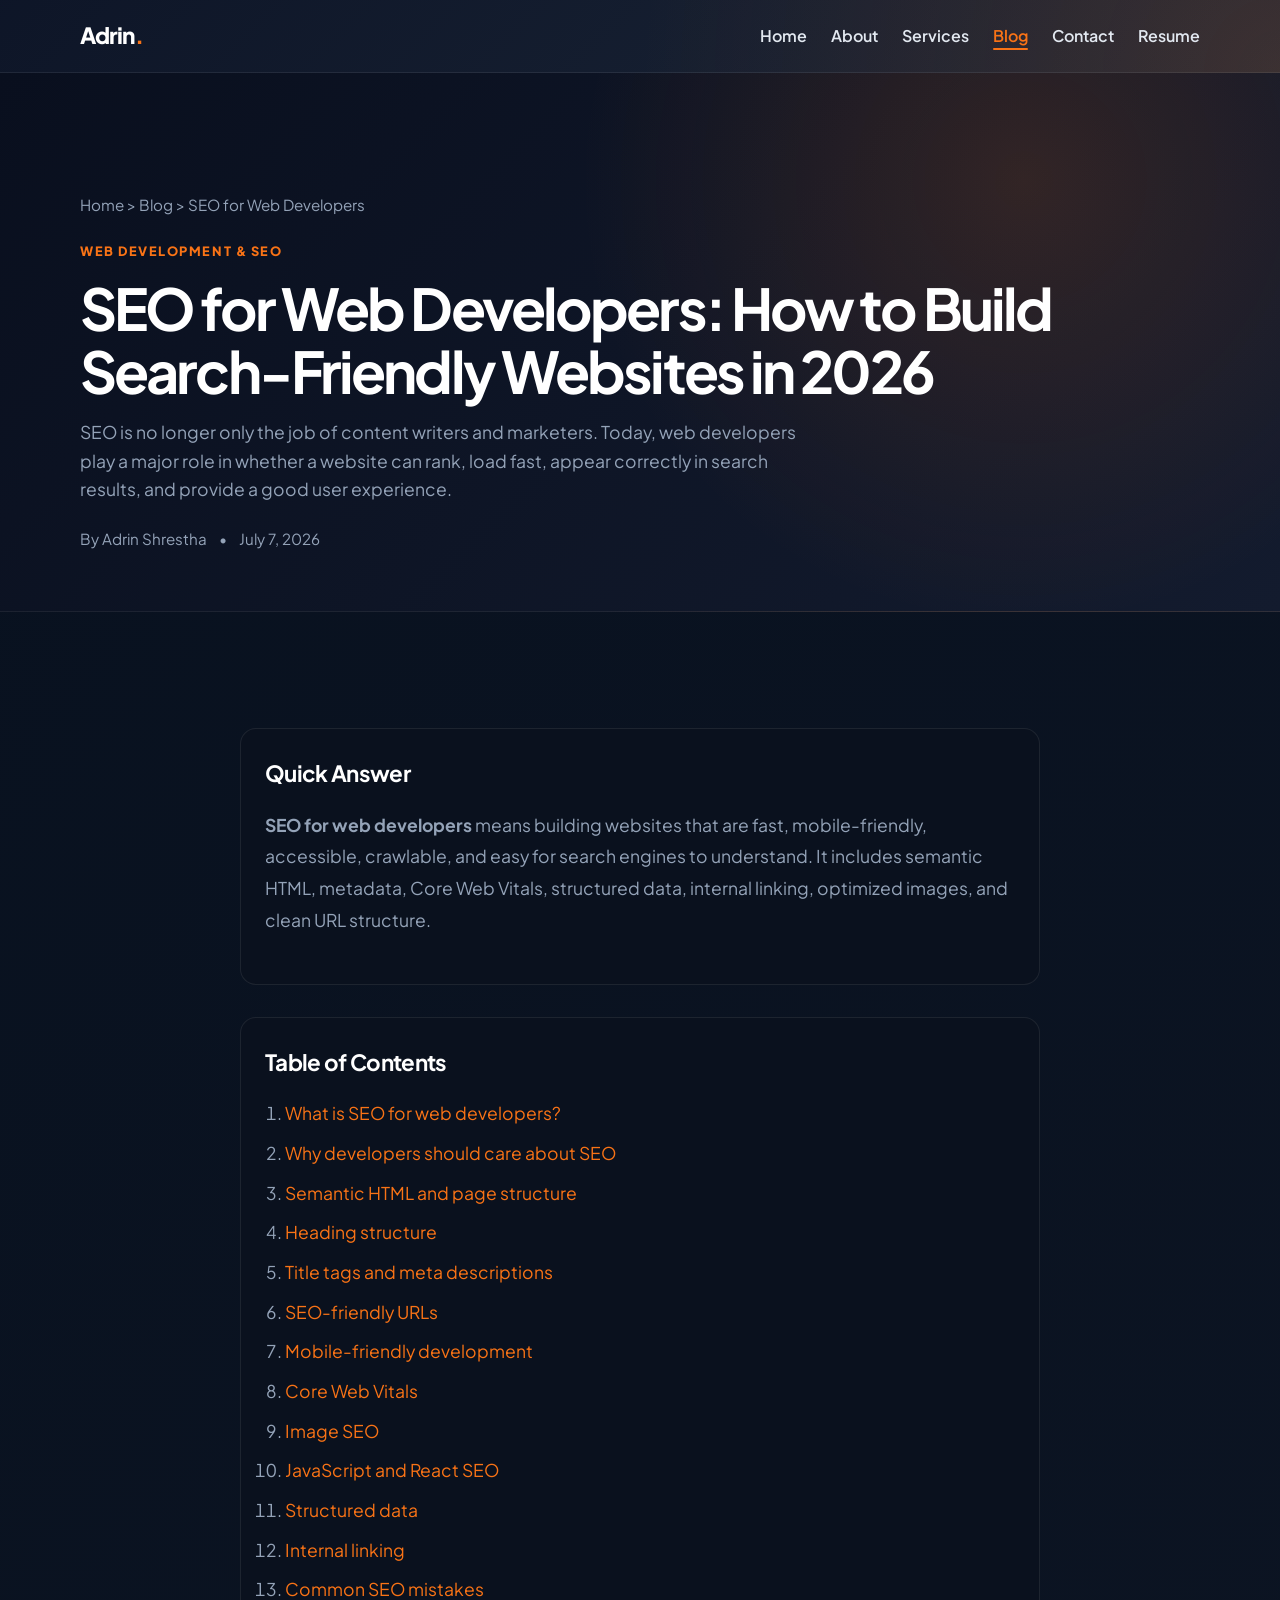
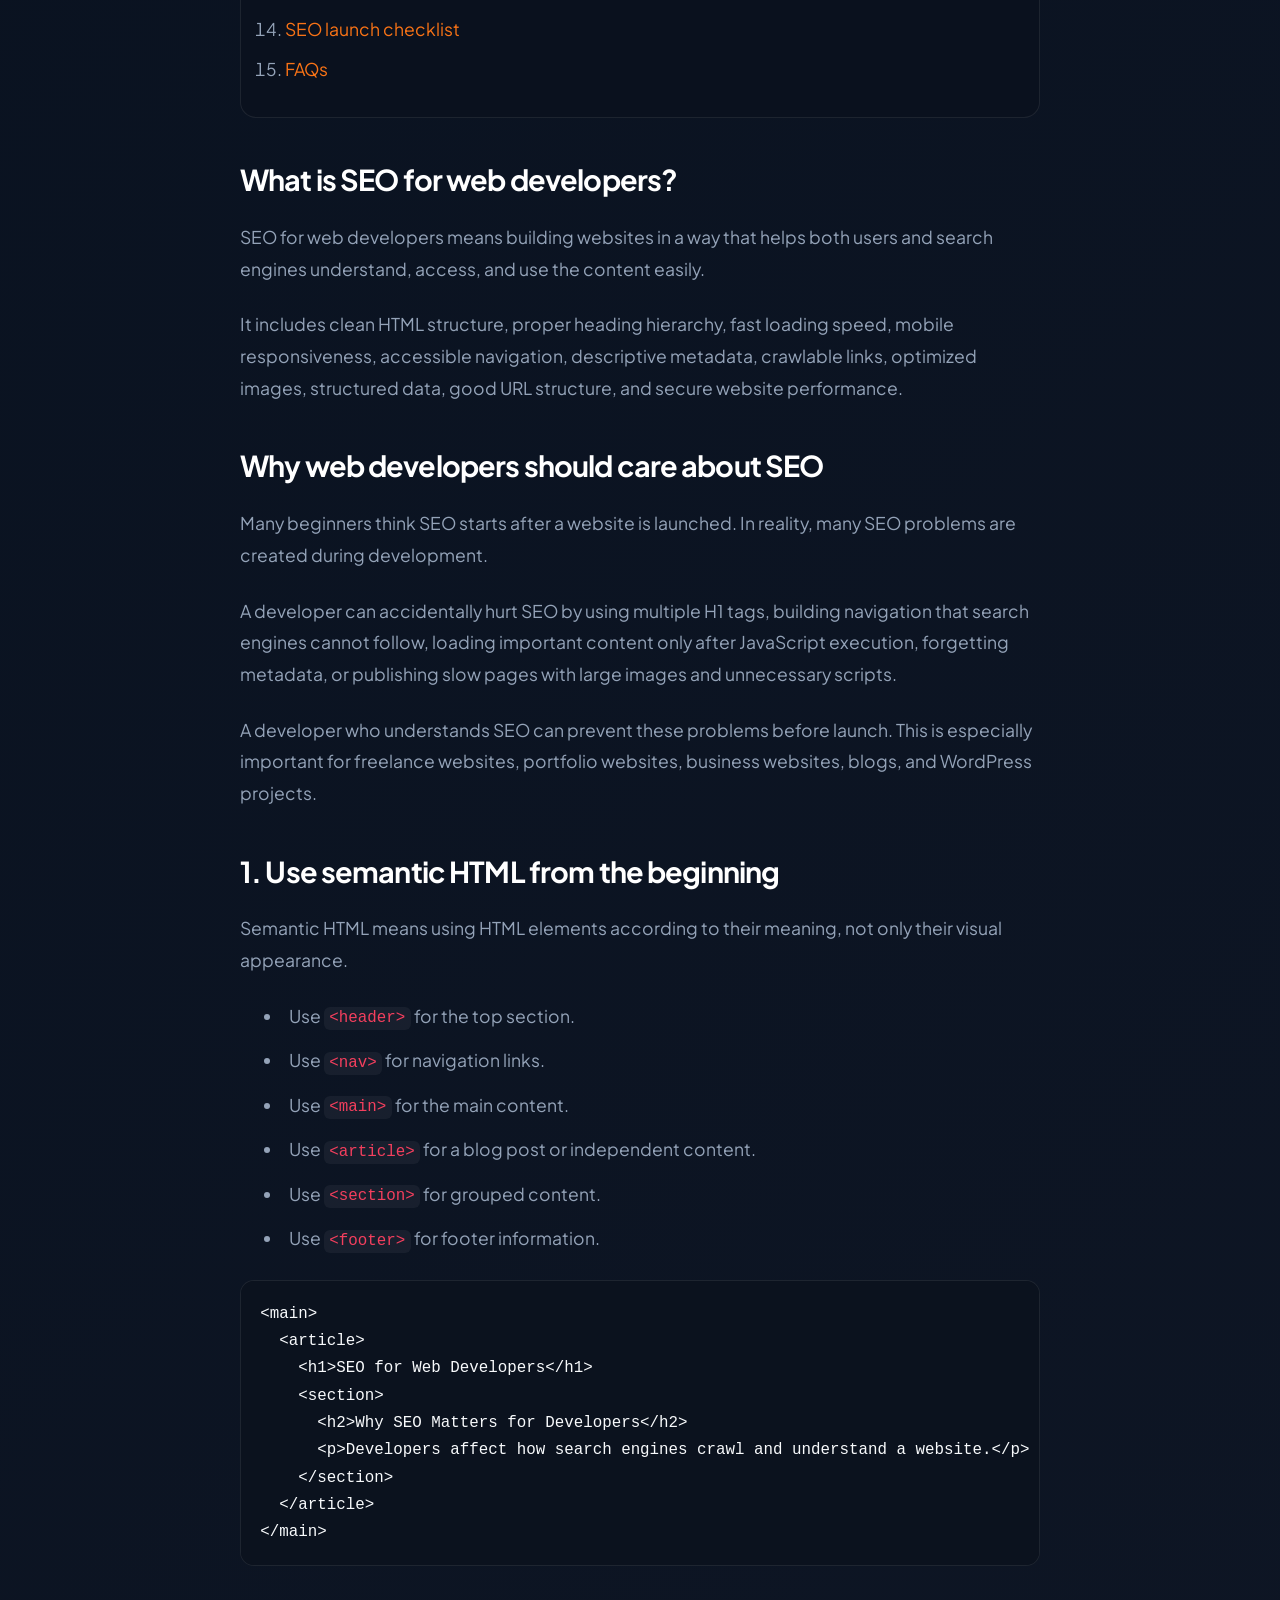
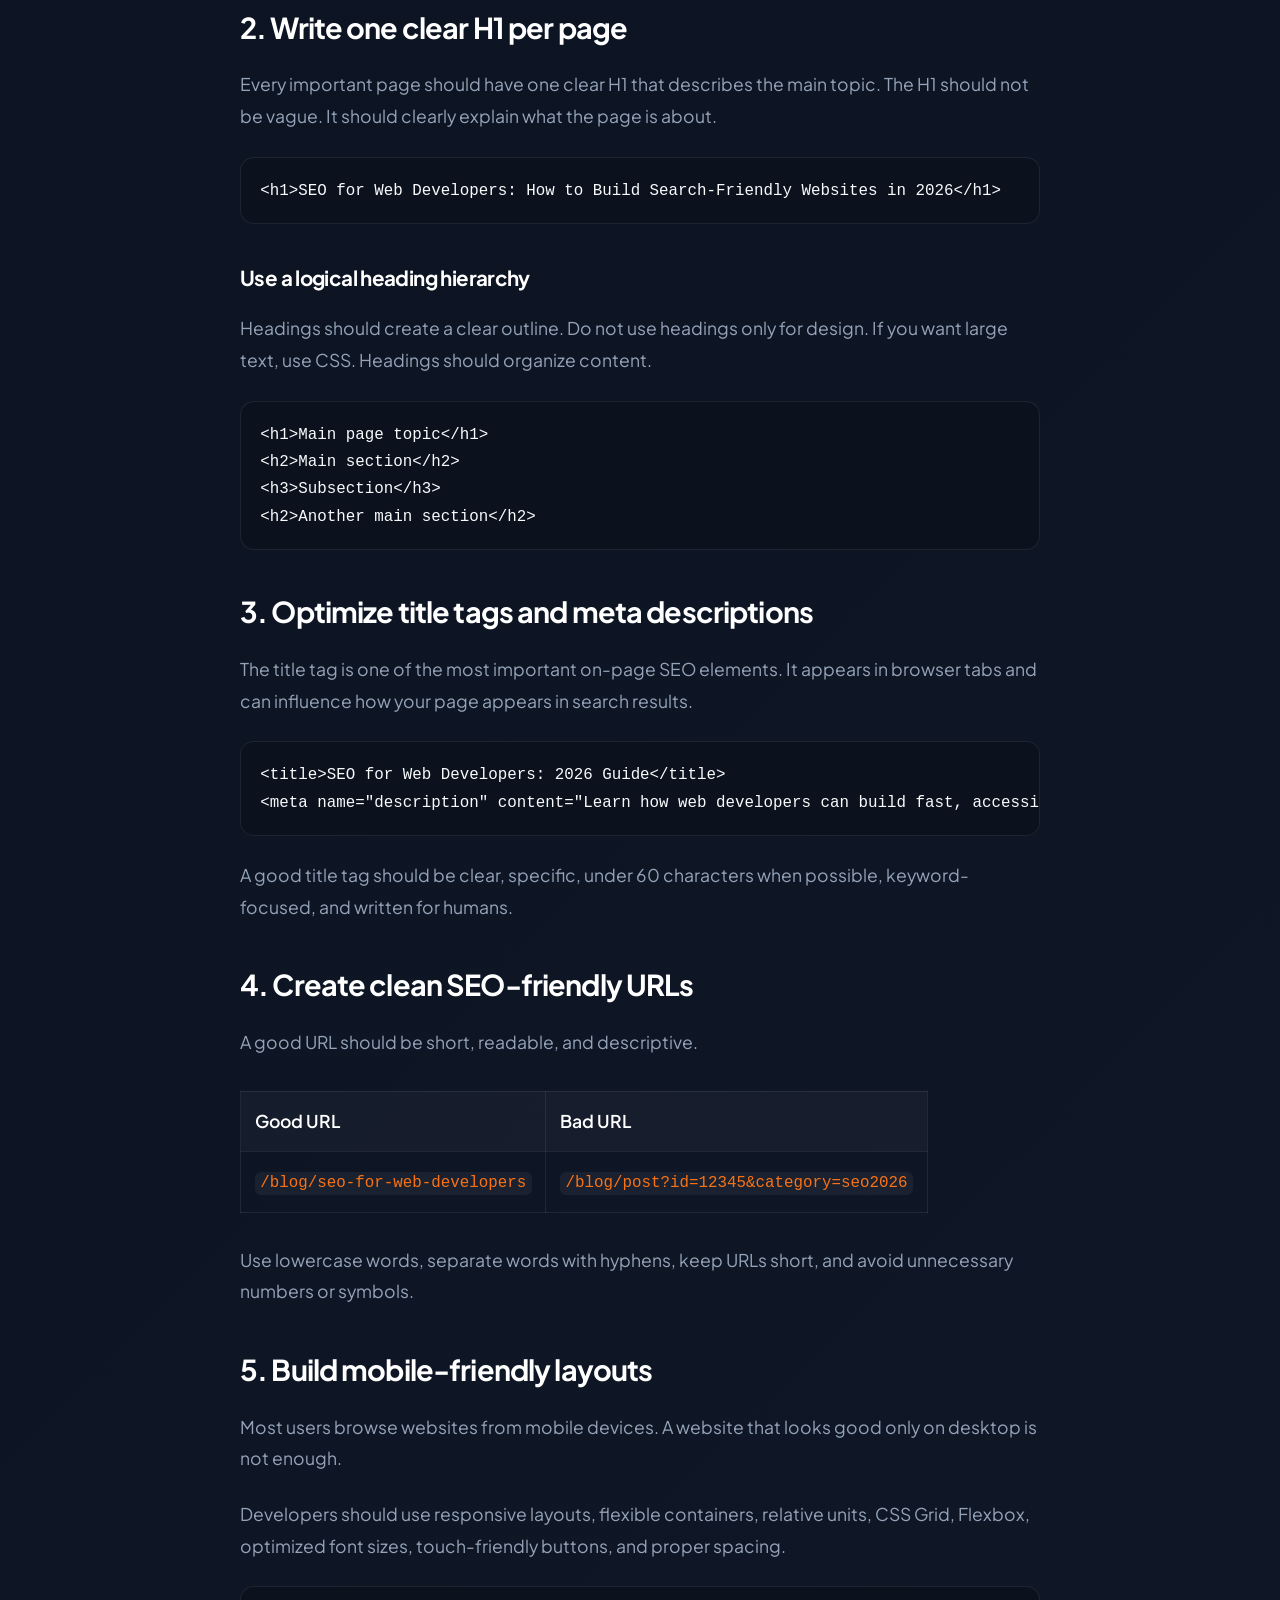
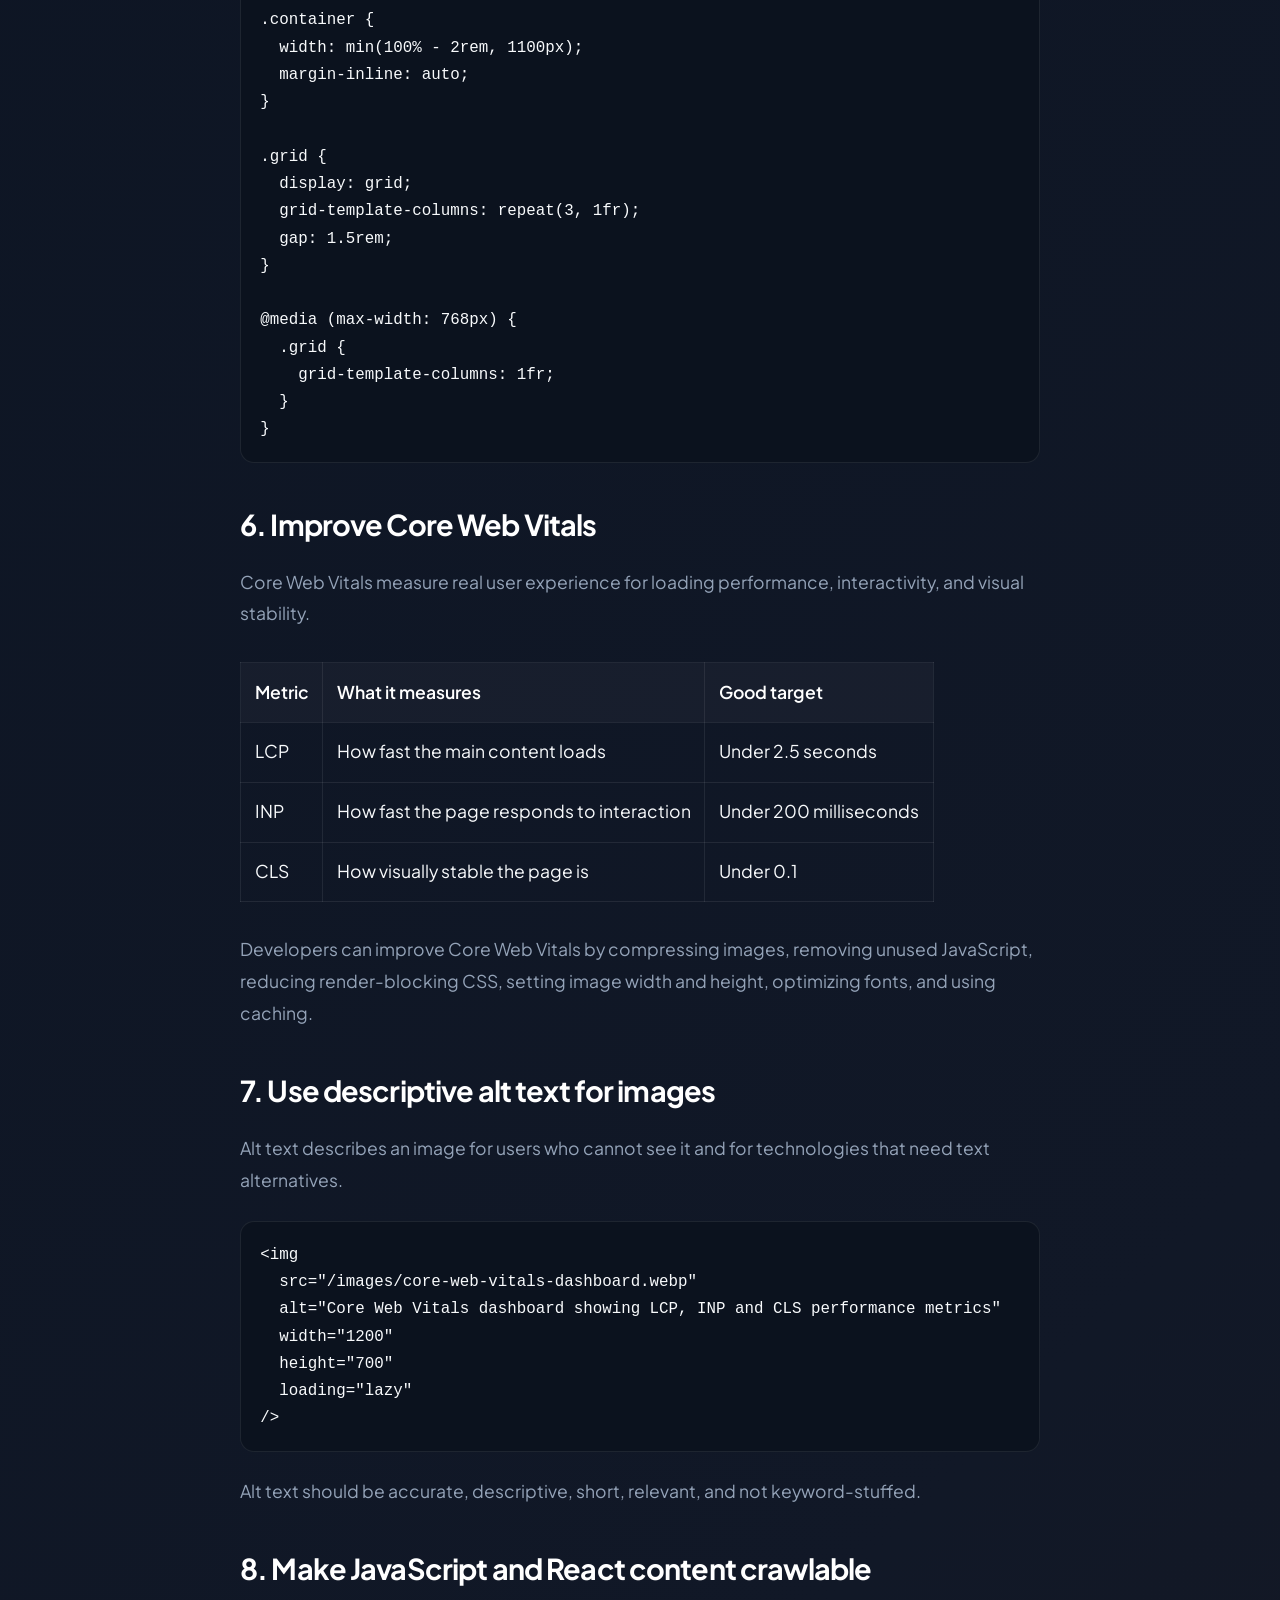
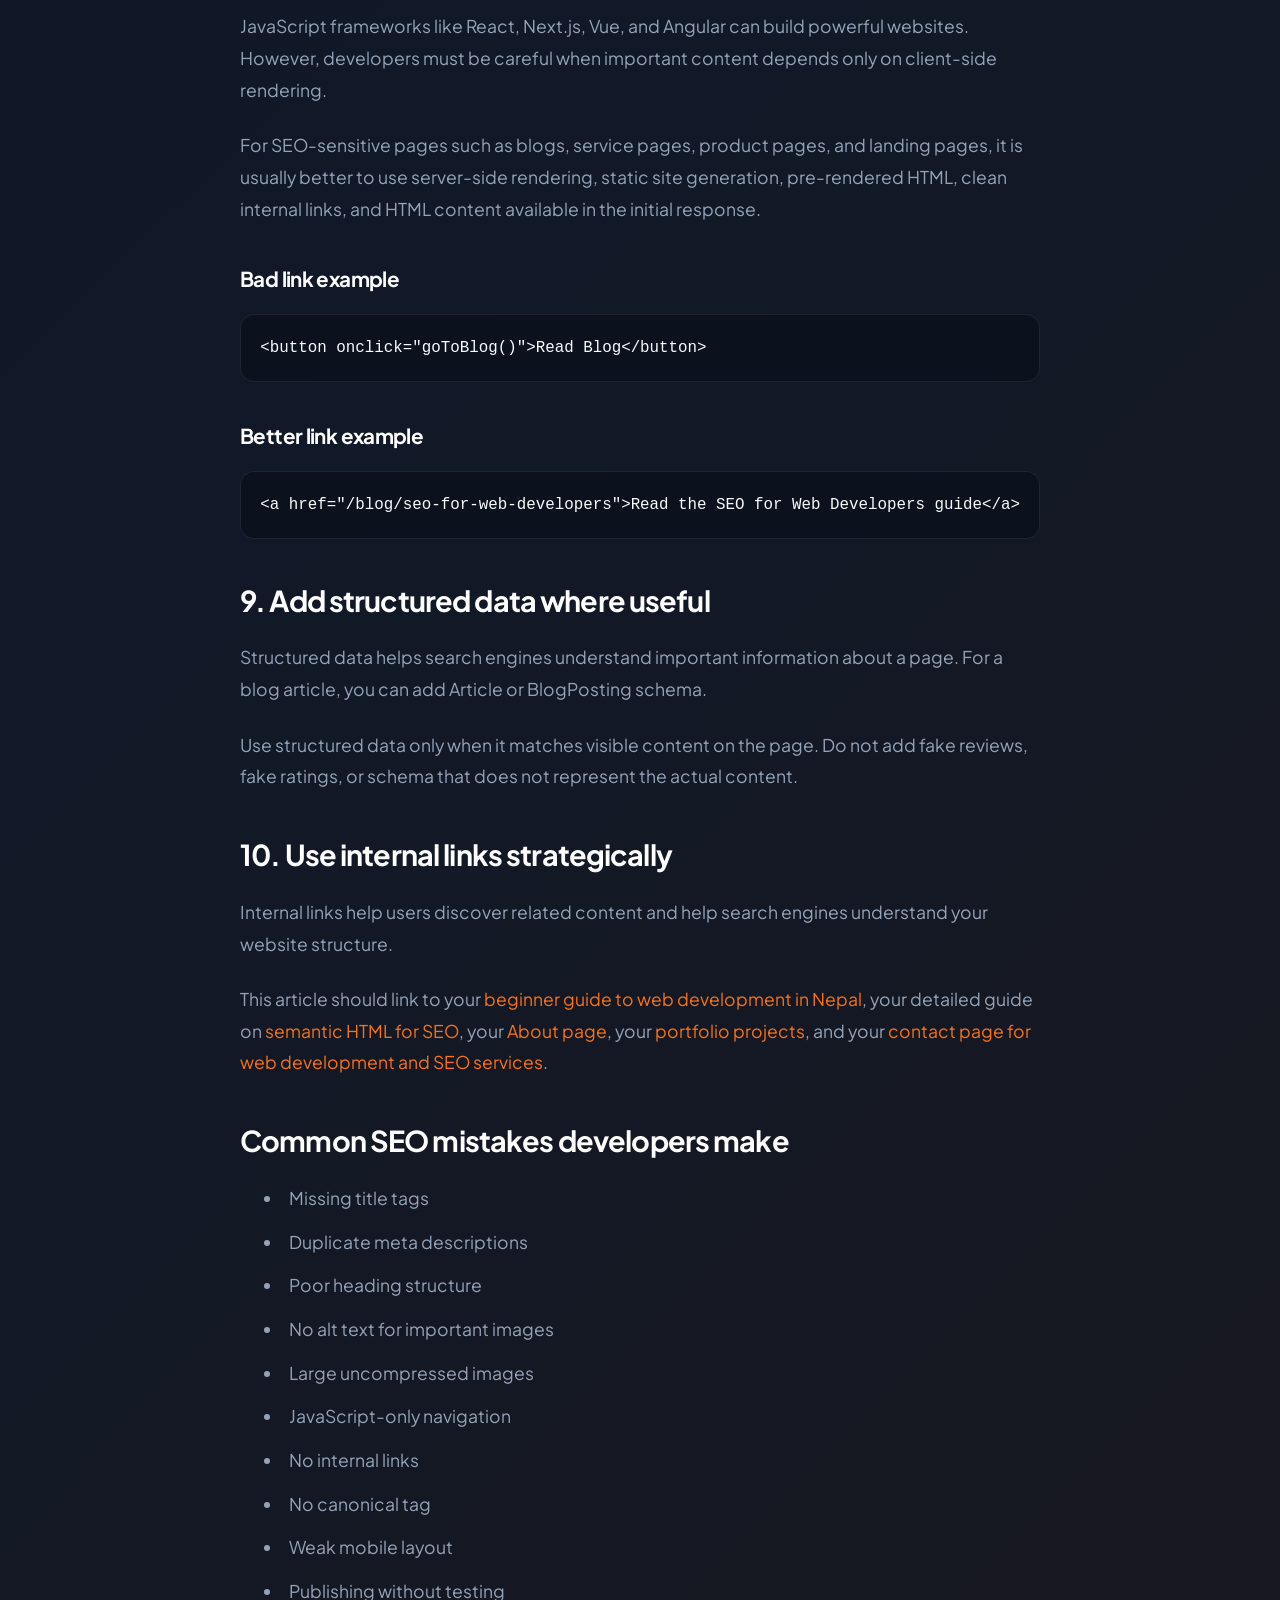
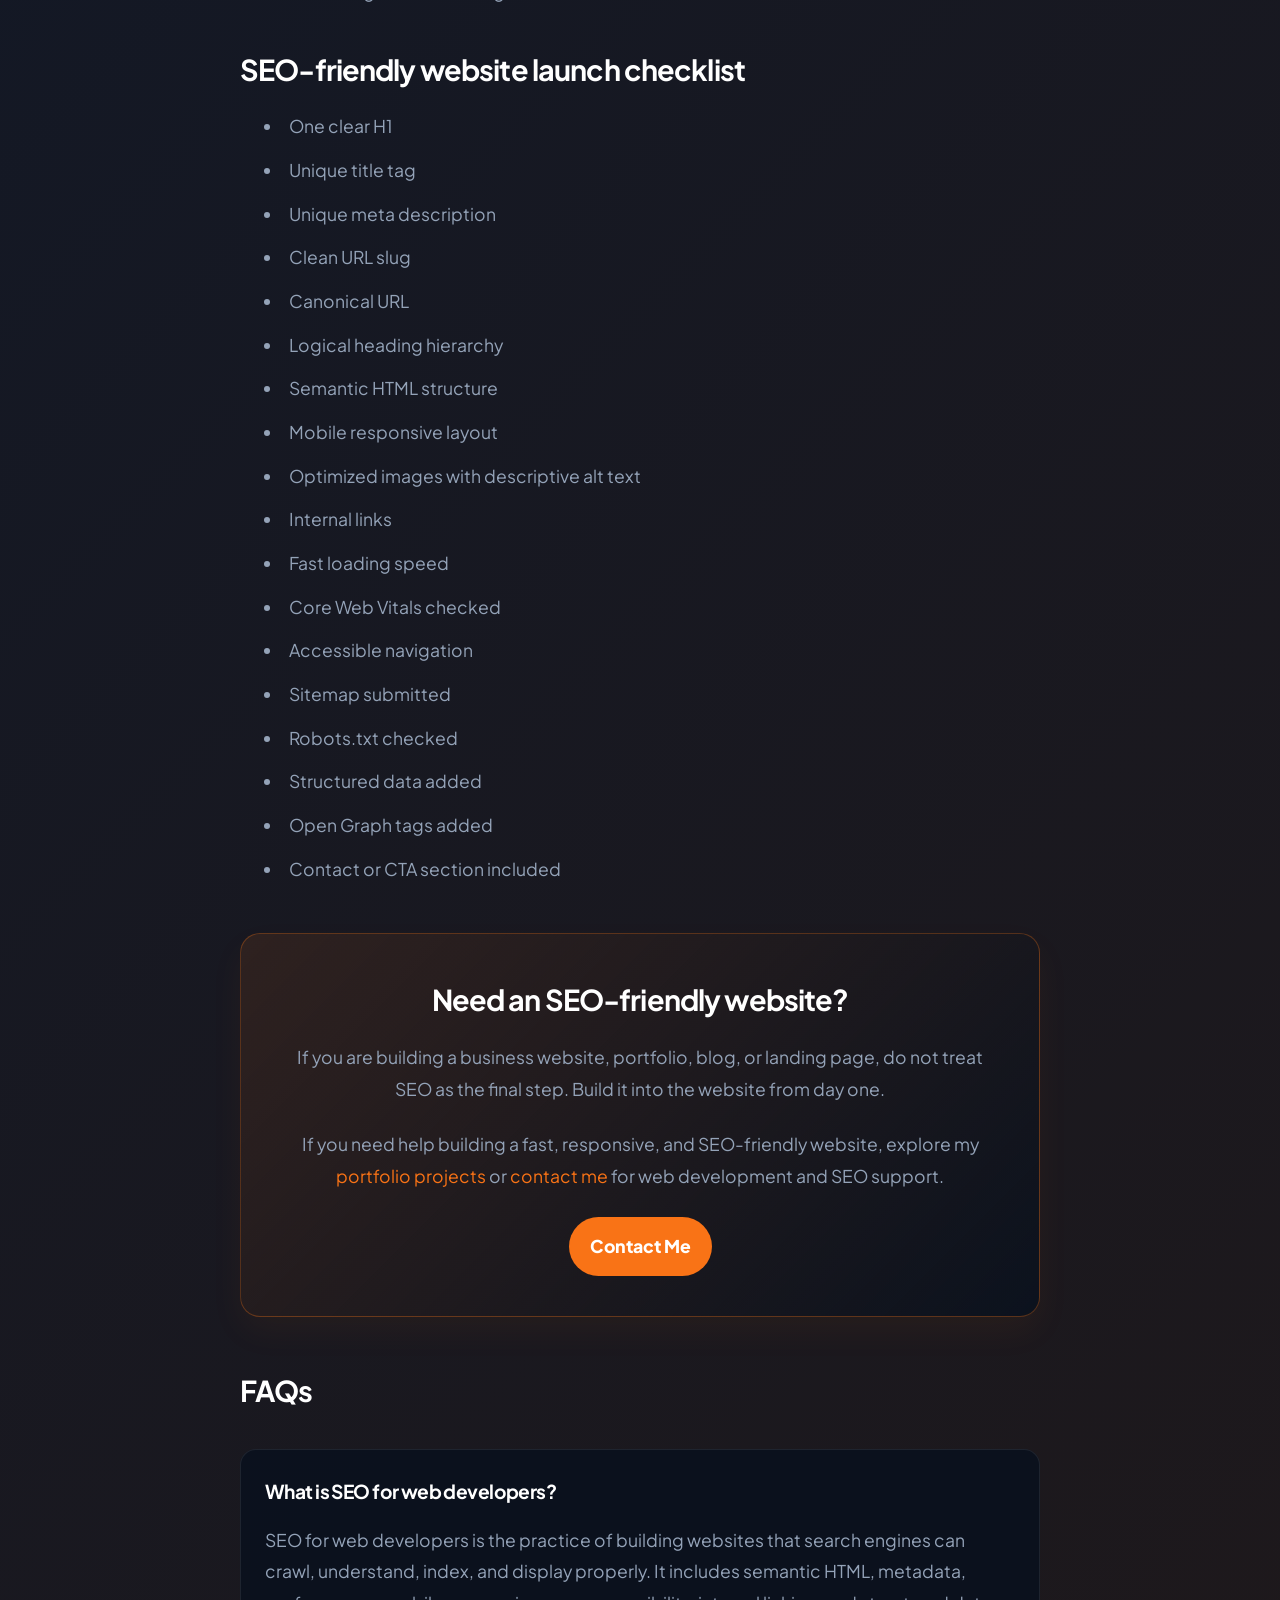
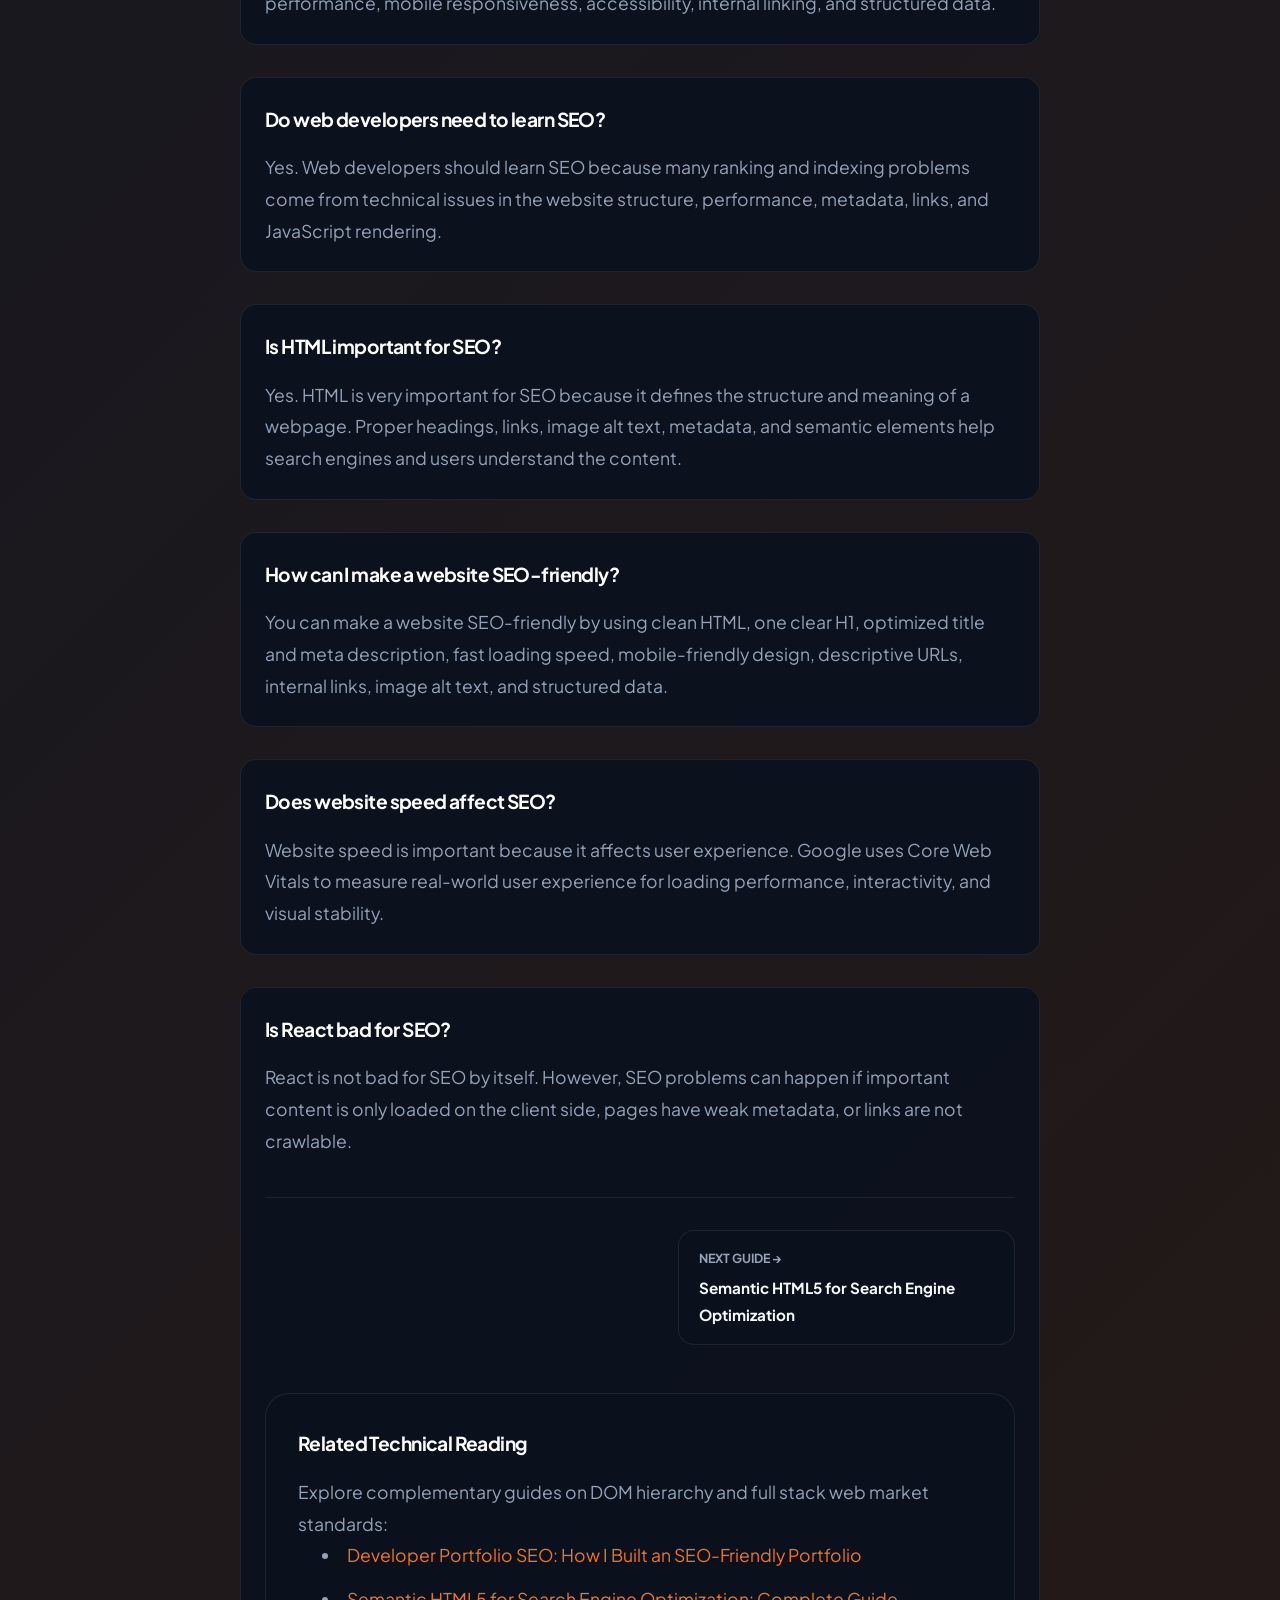
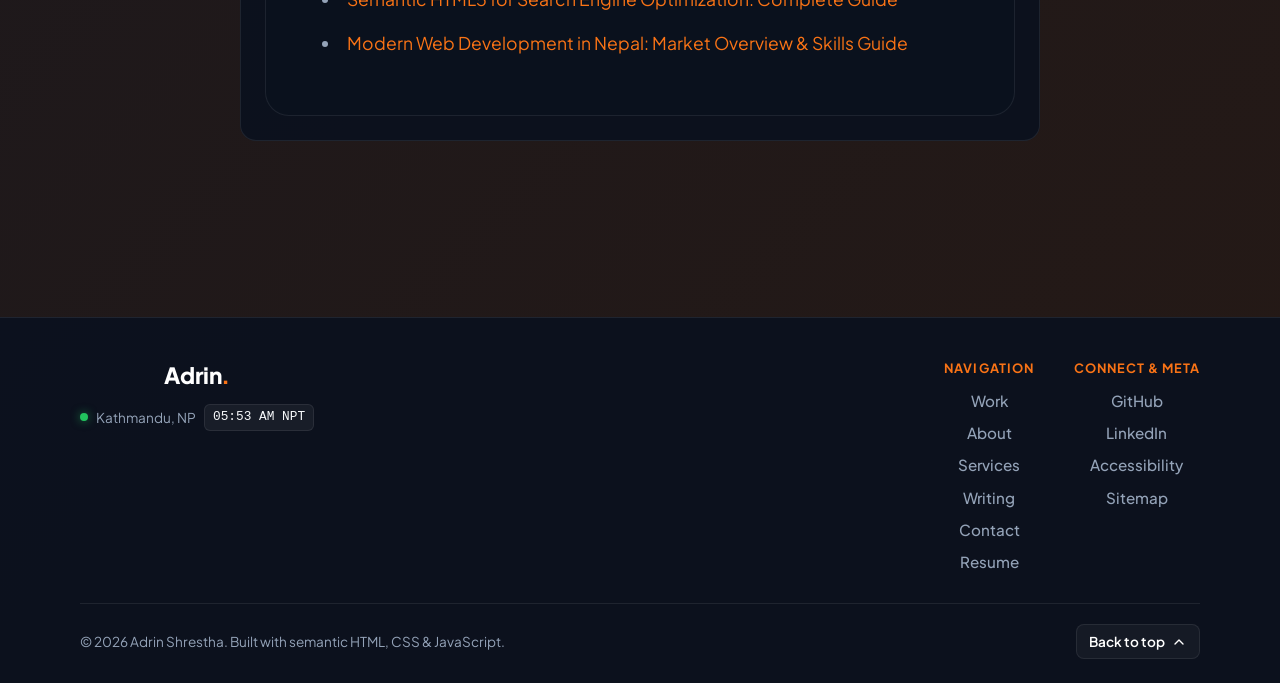
<file: blog/seo-for-web-developers.html>
<!doctype html>
<html lang="en">
  <head>
    <meta charset="UTF-8" />
    <meta name="viewport" content="width=device-width, initial-scale=1.0" />

    <title>SEO for Web Developers: 2026 Guide</title>
    <meta
      name="description"
      content="Learn how web developers can build fast, accessible and SEO-friendly websites using HTML, metadata, Core Web Vitals and schema."
    />
    <meta name="robots" content="index, follow, max-image-preview:large" />
    <link
      rel="canonical"
      href="https://adrinshrestha.com.np/blog/seo-for-web-developers"
    />

    
    <meta property="og:type" content="article" />
    <meta
      property="og:title"
      content="SEO for Web Developers: How to Build Search-Friendly Websites"
    />
    <meta
      property="og:description"
      content="A practical developer-focused SEO guide covering semantic HTML, metadata, performance, schema, accessibility and internal linking."
    />
    <meta
      property="og:url"
      content="https://adrinshrestha.com.np/blog/seo-for-web-developers"
    />
    <meta
      property="og:image"
      content="https://adrinshrestha.com.np/images/seo-for-web-developers-cover.webp"
    />

    
    <meta name="twitter:card" content="summary_large_image" />
    <meta name="twitter:title" content="SEO for Web Developers: 2026 Guide" />
    <meta
      name="twitter:description"
      content="Learn how to build websites that are fast, accessible, indexable and optimized for Google Search."
    />
    <meta
      name="twitter:image"
      content="https://adrinshrestha.com.np/images/seo-for-web-developers-cover.webp"
    />

    <link rel="preconnect" href="https://fonts.googleapis.com" />
    <link rel="preconnect" href="https://fonts.gstatic.com" crossorigin />
    <link
      rel="stylesheet"
      href="https://fonts.googleapis.com/css2?family=Plus+Jakarta+Sans:wght@300;400;500;600;700;800&amp;display=swap"
    />
    <link rel="stylesheet" href="../style.css?v=1.5" />
    <link rel="icon" type="image/png" href="../icon.png" />

    
    <script type="application/ld+json">
      {
        "@context": "https://schema.org",
        "@type": "BlogPosting",
        "headline": "SEO for Web Developers: How to Build Search-Friendly Websites in 2026",
        "description": "Learn how web developers can build fast, accessible and SEO-friendly websites using HTML, metadata, Core Web Vitals and schema.",
        "image": "https://adrinshrestha.com.np/images/seo-for-web-developers-cover.webp",
        "author": {
          "@type": "Person",
          "name": "Adrin Shrestha",
          "url": "https://adrinshrestha.com.np/about"
        },
        "publisher": {
          "@type": "Person",
          "name": "Adrin Shrestha"
        },
        "mainEntityOfPage": {
          "@type": "WebPage",
          "@id": "https://adrinshrestha.com.np/blog/seo-for-web-developers"
        },
        "datePublished": "2026-07-07T00:00:00+05:45",
        "dateModified": "2026-07-07T00:00:00+05:45"
      }
    </script>

    
    <script type="application/ld+json">
      {
        "@context": "https://schema.org",
        "@type": "BreadcrumbList",
        "itemListElement": [
          {
            "@type": "ListItem",
            "position": 1,
            "name": "Home",
            "item": "https://adrinshrestha.com.np/"
          },
          {
            "@type": "ListItem",
            "position": 2,
            "name": "Blog",
            "item": "https://adrinshrestha.com.np/blog"
          },
          {
            "@type": "ListItem",
            "position": 3,
            "name": "SEO for Web Developers",
            "item": "https://adrinshrestha.com.np/blog/seo-for-web-developers"
          }
        ]
      }
    </script>

    
    <script type="application/ld+json">
      {
        "@context": "https://schema.org",
        "@type": "FAQPage",
        "mainEntity": [
          {
            "@type": "Question",
            "name": "What is SEO for web developers?",
            "acceptedAnswer": {
              "@type": "Answer",
              "text": "SEO for web developers is the practice of building websites that search engines can crawl, understand, index and display properly."
            }
          },
          {
            "@type": "Question",
            "name": "Do web developers need to learn SEO?",
            "acceptedAnswer": {
              "@type": "Answer",
              "text": "Yes. Web developers should learn SEO because many ranking and indexing problems come from technical issues in website structure, performance, metadata, links and JavaScript rendering."
            }
          },
          {
            "@type": "Question",
            "name": "Is React bad for SEO?",
            "acceptedAnswer": {
              "@type": "Answer",
              "text": "React is not bad for SEO by itself, but SEO problems can happen when important content is only loaded on the client side or links are not crawlable."
            }
          }
        ]
      }
    </script>
  </head>
  <body id="top">
    <div class="noise"></div>
    <div class="cursor-glow"></div>
    <header class="site-header">
      <nav class="nav container" aria-label="Main navigation">
        <a href="/" class="logo">Adrin<span>.</span></a>
        <button
          class="menu-toggle"
          aria-label="Toggle navigation"
          aria-expanded="false"
        >
          <span></span>
          <span></span>
          <span></span>
        </button>
        <ul class="nav-links">
          <li><a href="/">Home</a></li>
          <li><a href="/about">About</a></li>
          <li><a href="/services">Services</a></li>
          <li><a href="/blog" class="active">Blog</a></li>
          <li><a href="/contact">Contact</a></li>
          <li><a href="/resume">Resume</a></li>
        </ul>
      </nav>
    </header>

    <main>
      <section class="page-hero">
        <div class="container">
          <nav class="breadcrumb" aria-label="Breadcrumb">
            <a href="/">Home</a> &gt;
            <a href="/blog">Blog</a> &gt; SEO for Web Developers
          </nav>
          <p class="eyebrow">Web Development &amp; SEO</p>
          <h1>
            SEO for Web Developers: How to Build Search-Friendly Websites in
            2026
          </h1>
          <p class="intro">
            SEO is no longer only the job of content writers and marketers.
            Today, web developers play a major role in whether a website can
            rank, load fast, appear correctly in search results, and provide a
            good user experience.
          </p>
          <div class="meta">
            <span>By Adrin Shrestha</span>
            <span>•</span>
            <time datetime="2026-07-07">July 7, 2026</time>
          </div>
        </div>
      </section>

      <section class="section">
        <article class="container article-content">
          <section class="summary-box" aria-labelledby="quick-answer">
            <h2 id="quick-answer">Quick Answer</h2>
            <p>
              <strong>SEO for web developers</strong> means building websites
              that are fast, mobile-friendly, accessible, crawlable, and easy
              for search engines to understand. It includes semantic HTML,
              metadata, Core Web Vitals, structured data, internal linking,
              optimized images, and clean URL structure.
            </p>
          </section>

          <section class="toc" aria-labelledby="table-of-contents">
            <h2 id="table-of-contents">Table of Contents</h2>
            <ol>
              <li>
                <a href="#what-is-seo-for-web-developers"
                  >What is SEO for web developers?</a
                >
              </li>
              <li>
                <a href="#why-developers-should-care"
                  >Why developers should care about SEO</a
                >
              </li>
              <li>
                <a href="#semantic-html">Semantic HTML and page structure</a>
              </li>
              <li><a href="#headings">Heading structure</a></li>
              <li><a href="#metadata">Title tags and meta descriptions</a></li>
              <li><a href="#urls">SEO-friendly URLs</a></li>
              <li><a href="#mobile">Mobile-friendly development</a></li>
              <li><a href="#core-web-vitals">Core Web Vitals</a></li>
              <li><a href="#image-seo">Image SEO</a></li>
              <li><a href="#javascript-seo">JavaScript and React SEO</a></li>
              <li><a href="#structured-data">Structured data</a></li>
              <li><a href="#internal-links">Internal linking</a></li>
              <li><a href="#mistakes">Common SEO mistakes</a></li>
              <li><a href="#checklist">SEO launch checklist</a></li>
              <li><a href="#faqs">FAQs</a></li>
            </ol>
          </section>

          <section id="what-is-seo-for-web-developers">
            <h2>What is SEO for web developers?</h2>
            <p>
              SEO for web developers means building websites in a way that helps
              both users and search engines understand, access, and use the
              content easily.
            </p>
            <p>
              It includes clean HTML structure, proper heading hierarchy, fast
              loading speed, mobile responsiveness, accessible navigation,
              descriptive metadata, crawlable links, optimized images,
              structured data, good URL structure, and secure website
              performance.
            </p>
          </section>

          <section id="why-developers-should-care">
            <h2>Why web developers should care about SEO</h2>
            <p>
              Many beginners think SEO starts after a website is launched. In
              reality, many SEO problems are created during development.
            </p>
            <p>
              A developer can accidentally hurt SEO by using multiple H1 tags,
              building navigation that search engines cannot follow, loading
              important content only after JavaScript execution, forgetting
              metadata, or publishing slow pages with large images and
              unnecessary scripts.
            </p>
            <p>
              A developer who understands SEO can prevent these problems before
              launch. This is especially important for freelance websites,
              portfolio websites, business websites, blogs, and WordPress
              projects.
            </p>
          </section>

          <section id="semantic-html">
            <h2>1. Use semantic HTML from the beginning</h2>
            <p>
              Semantic HTML means using HTML elements according to their
              meaning, not only their visual appearance.
            </p>
            <ul>
              <li>Use <code>&lt;header&gt;</code> for the top section.</li>
              <li>Use <code>&lt;nav&gt;</code> for navigation links.</li>
              <li>Use <code>&lt;main&gt;</code> for the main content.</li>
              <li>
                Use <code>&lt;article&gt;</code> for a blog post or independent
                content.
              </li>
              <li>Use <code>&lt;section&gt;</code> for grouped content.</li>
              <li>Use <code>&lt;footer&gt;</code> for footer information.</li>
            </ul>

            <pre><code>&lt;main&gt;
  &lt;article&gt;
    &lt;h1&gt;SEO for Web Developers&lt;/h1&gt;
    &lt;section&gt;
      &lt;h2&gt;Why SEO Matters for Developers&lt;/h2&gt;
      &lt;p&gt;Developers affect how search engines crawl and understand a website.&lt;/p&gt;
    &lt;/section&gt;
  &lt;/article&gt;
&lt;/main&gt;</code></pre>
          </section>

          <section id="headings">
            <h2>2. Write one clear H1 per page</h2>
            <p>
              Every important page should have one clear H1 that describes the
              main topic. The H1 should not be vague. It should clearly explain
              what the page is about.
            </p>
            <pre><code>&lt;h1&gt;SEO for Web Developers: How to Build Search-Friendly Websites in 2026&lt;/h1&gt;</code></pre>

            <h3>Use a logical heading hierarchy</h3>
            <p>
              Headings should create a clear outline. Do not use headings only
              for design. If you want large text, use CSS. Headings should
              organize content.
            </p>
            <pre><code>&lt;h1&gt;Main page topic&lt;/h1&gt;
&lt;h2&gt;Main section&lt;/h2&gt;
&lt;h3&gt;Subsection&lt;/h3&gt;
&lt;h2&gt;Another main section&lt;/h2&gt;</code></pre>
          </section>

          <section id="metadata">
            <h2>3. Optimize title tags and meta descriptions</h2>
            <p>
              The title tag is one of the most important on-page SEO elements.
              It appears in browser tabs and can influence how your page appears
              in search results.
            </p>
            <pre><code>&lt;title&gt;SEO for Web Developers: 2026 Guide&lt;/title&gt;
&lt;meta name="description" content="Learn how web developers can build fast, accessible and SEO-friendly websites using HTML, metadata, Core Web Vitals and schema." /&gt;</code></pre>
            <p>
              A good title tag should be clear, specific, under 60 characters
              when possible, keyword-focused, and written for humans.
            </p>
          </section>

          <section id="urls">
            <h2>4. Create clean SEO-friendly URLs</h2>
            <p>A good URL should be short, readable, and descriptive.</p>
            <table>
              <thead>
                <tr>
                  <th>Good URL</th>
                  <th>Bad URL</th>
                </tr>
              </thead>
              <tbody>
                <tr>
                  <td><code>/blog/seo-for-web-developers</code></td>
                  <td><code>/blog/post?id=12345&amp;category=seo2026</code></td>
                </tr>
              </tbody>
            </table>
            <p>
              Use lowercase words, separate words with hyphens, keep URLs short,
              and avoid unnecessary numbers or symbols.
            </p>
          </section>

          <section id="mobile">
            <h2>5. Build mobile-friendly layouts</h2>
            <p>
              Most users browse websites from mobile devices. A website that
              looks good only on desktop is not enough.
            </p>
            <p>
              Developers should use responsive layouts, flexible containers,
              relative units, CSS Grid, Flexbox, optimized font sizes,
              touch-friendly buttons, and proper spacing.
            </p>
            <pre><code>.container {
  width: min(100% - 2rem, 1100px);
  margin-inline: auto;
}

.grid {
  display: grid;
  grid-template-columns: repeat(3, 1fr);
  gap: 1.5rem;
}

@media (max-width: 768px) {
  .grid {
    grid-template-columns: 1fr;
  }
}</code></pre>
          </section>

          <section id="core-web-vitals">
            <h2>6. Improve Core Web Vitals</h2>
            <p>
              Core Web Vitals measure real user experience for loading
              performance, interactivity, and visual stability.
            </p>
            <table>
              <thead>
                <tr>
                  <th>Metric</th>
                  <th>What it measures</th>
                  <th>Good target</th>
                </tr>
              </thead>
              <tbody>
                <tr>
                  <td>LCP</td>
                  <td>How fast the main content loads</td>
                  <td>Under 2.5 seconds</td>
                </tr>
                <tr>
                  <td>INP</td>
                  <td>How fast the page responds to interaction</td>
                  <td>Under 200 milliseconds</td>
                </tr>
                <tr>
                  <td>CLS</td>
                  <td>How visually stable the page is</td>
                  <td>Under 0.1</td>
                </tr>
              </tbody>
            </table>
            <p>
              Developers can improve Core Web Vitals by compressing images,
              removing unused JavaScript, reducing render-blocking CSS, setting
              image width and height, optimizing fonts, and using caching.
            </p>
          </section>

          <section id="image-seo">
            <h2>7. Use descriptive alt text for images</h2>
            <p>
              Alt text describes an image for users who cannot see it and for
              technologies that need text alternatives.
            </p>
            <pre><code>&lt;img
  src="/images/core-web-vitals-dashboard.webp"
  alt="Core Web Vitals dashboard showing LCP, INP and CLS performance metrics"
  width="1200"
  height="700"
  loading="lazy"
/&gt;</code></pre>
            <p>
              Alt text should be accurate, descriptive, short, relevant, and not
              keyword-stuffed.
            </p>
          </section>

          <section id="javascript-seo">
            <h2>8. Make JavaScript and React content crawlable</h2>
            <p>
              JavaScript frameworks like React, Next.js, Vue, and Angular can
              build powerful websites. However, developers must be careful when
              important content depends only on client-side rendering.
            </p>
            <p>
              For SEO-sensitive pages such as blogs, service pages, product
              pages, and landing pages, it is usually better to use server-side
              rendering, static site generation, pre-rendered HTML, clean
              internal links, and HTML content available in the initial
              response.
            </p>

            <h3>Bad link example</h3>
            <pre><code>&lt;button onclick="goToBlog()"&gt;Read Blog&lt;/button&gt;</code></pre>

            <h3>Better link example</h3>
            <pre><code>&lt;a href="/blog/seo-for-web-developers"&gt;Read the SEO for Web Developers guide&lt;/a&gt;</code></pre>
          </section>

          <section id="structured-data">
            <h2>9. Add structured data where useful</h2>
            <p>
              Structured data helps search engines understand important
              information about a page. For a blog article, you can add Article
              or BlogPosting schema.
            </p>
            <p>
              Use structured data only when it matches visible content on the
              page. Do not add fake reviews, fake ratings, or schema that does
              not represent the actual content.
            </p>
          </section>

          <section id="internal-links">
            <h2>10. Use internal links strategically</h2>
            <p>
              Internal links help users discover related content and help search
              engines understand your website structure.
            </p>
            <p>
              This article should link to your
              <a href="/blog/web-development-nepal"
                >beginner guide to web development in Nepal</a
              >, your detailed guide on
              <a href="/blog/semantic-html-for-seo">semantic HTML for SEO</a>,
              your <a href="/about">About page</a>, your
              <a href="/">portfolio projects</a>, and your
              <a href="/contact"
                >contact page for web development and SEO services</a
              >.
            </p>
          </section>

          <section id="mistakes">
            <h2>Common SEO mistakes developers make</h2>
            <ul>
              <li>Missing title tags</li>
              <li>Duplicate meta descriptions</li>
              <li>Poor heading structure</li>
              <li>No alt text for important images</li>
              <li>Large uncompressed images</li>
              <li>JavaScript-only navigation</li>
              <li>No internal links</li>
              <li>No canonical tag</li>
              <li>Weak mobile layout</li>
              <li>Publishing without testing</li>
            </ul>
          </section>

          <section id="checklist">
            <h2>SEO-friendly website launch checklist</h2>
            <ul>
              <li>One clear H1</li>
              <li>Unique title tag</li>
              <li>Unique meta description</li>
              <li>Clean URL slug</li>
              <li>Canonical URL</li>
              <li>Logical heading hierarchy</li>
              <li>Semantic HTML structure</li>
              <li>Mobile responsive layout</li>
              <li>Optimized images with descriptive alt text</li>
              <li>Internal links</li>
              <li>Fast loading speed</li>
              <li>Core Web Vitals checked</li>
              <li>Accessible navigation</li>
              <li>Sitemap submitted</li>
              <li>Robots.txt checked</li>
              <li>Structured data added</li>
              <li>Open Graph tags added</li>
              <li>Contact or CTA section included</li>
            </ul>
          </section>

          <section class="cta" aria-labelledby="cta-heading">
            <h2 id="cta-heading">Need an SEO-friendly website?</h2>
            <p>
              If you are building a business website, portfolio, blog, or
              landing page, do not treat SEO as the final step. Build it into
              the website from day one.
            </p>
            <p>
              If you need help building a fast, responsive, and SEO-friendly
              website, explore my
              <a href="/#projects">portfolio projects</a> or
              <a href="/contact">contact me</a> for web development and
              SEO support.
            </p>
            <a class="btn primary" href="/contact">Contact Me</a>
          </section>

          <section id="faqs">
            <h2>FAQs</h2>

            <div class="faq-item">
              <h3>What is SEO for web developers?</h3>
              <p>
                SEO for web developers is the practice of building websites that
                search engines can crawl, understand, index, and display
                properly. It includes semantic HTML, metadata, performance,
                mobile responsiveness, accessibility, internal linking, and
                structured data.
              </p>
            </div>

            <div class="faq-item">
              <h3>Do web developers need to learn SEO?</h3>
              <p>
                Yes. Web developers should learn SEO because many ranking and
                indexing problems come from technical issues in the website
                structure, performance, metadata, links, and JavaScript
                rendering.
              </p>
            </div>

            <div class="faq-item">
              <h3>Is HTML important for SEO?</h3>
              <p>
                Yes. HTML is very important for SEO because it defines the
                structure and meaning of a webpage. Proper headings, links,
                image alt text, metadata, and semantic elements help search
                engines and users understand the content.
              </p>
            </div>

            <div class="faq-item">
              <h3>How can I make a website SEO-friendly?</h3>
              <p>
                You can make a website SEO-friendly by using clean HTML, one
                clear H1, optimized title and meta description, fast loading
                speed, mobile-friendly design, descriptive URLs, internal links,
                image alt text, and structured data.
              </p>
            </div>

            <div class="faq-item">
              <h3>Does website speed affect SEO?</h3>
              <p>
                Website speed is important because it affects user experience.
                Google uses Core Web Vitals to measure real-world user
                experience for loading performance, interactivity, and visual
                stability.
              </p>
            </div>

            <div class="faq-item">
              <h3>Is React bad for SEO?</h3>
              <p>
                React is not bad for SEO by itself. However, SEO problems can
                happen if important content is only loaded on the client side,
                pages have weak metadata, or links are not crawlable.
            <nav class="article-pagination" aria-label="Article navigation">
              <span class="nav-link-card" style="visibility: hidden;"></span>
              <a href="/blog/semantic-html-for-seo" class="nav-link-card text-right">
                <span class="nav-link-label">Next Guide →</span>
                <span class="nav-link-title">Semantic HTML5 for Search Engine Optimization</span>
              </a>
            </nav>

            <aside class="related-reading-box">
              <h3>Related Technical Reading</h3>
              <p>Explore complementary guides on DOM hierarchy and full stack web market standards:</p>
              <ul>
                <li><a href="/blog/developer-portfolio-seo" class="brand-link">Developer Portfolio SEO: How I Built an SEO-Friendly Portfolio</a></li>
                <li><a href="/blog/semantic-html-for-seo" class="brand-link">Semantic HTML5 for Search Engine Optimization: Complete Guide</a></li>
                <li><a href="/blog/web-development-nepal" class="brand-link">Modern Web Development in Nepal: Market Overview &amp; Skills Guide</a></li>
              </ul>
            </aside>
          </section>
        </article>
      </section>
    </main>

    
    <footer class="footer">
      <div class="container footer-inner">
        <div class="footer-top">
          <div class="footer-brand">
            <a href="/" class="footer-logo">Adrin<span>.</span></a>
            <div class="footer-location" aria-label="Local time in Kathmandu, Nepal">
              <span class="location-dot"></span>
              <span>Kathmandu, NP</span>
              <span class="footer-time" id="footer-local-time">--:-- NPT</span>
            </div>
          </div>

          <nav class="footer-nav" aria-label="Footer navigation">
            <div class="footer-group">
              <span class="footer-heading">Navigation</span>
              <ul class="footer-links">
                <li><a href="/#projects">Work</a></li>
                <li><a href="/about">About</a></li>
                <li><a href="/services">Services</a></li>
                <li><a href="/blog">Writing</a></li>
                <li><a href="/contact">Contact</a></li>
                <li><a href="/resume">Resume</a></li>
              </ul>
            </div>

            <div class="footer-group">
              <span class="footer-heading">Connect &amp; Meta</span>
              <ul class="footer-links">
                <li><a href="https://github.com/Adrinstha" target="_blank" rel="noopener noreferrer">GitHub</a></li>
                <li><a href="https://www.linkedin.com/in/adrin-shrestha/" target="_blank" rel="noopener noreferrer">LinkedIn</a></li>
                <li><a href="/accessibility">Accessibility</a></li>
                <li><a href="/sitemap.xml" target="_blank">Sitemap</a></li>
              </ul>
            </div>
          </nav>
        </div>

        <div class="footer-bottom">
          <p class="copyright">
            &copy; 2026 Adrin Shrestha. Built with semantic HTML, CSS &amp; JavaScript.
          </p>
          <a href="#top" class="back-to-top" id="back-to-top" aria-label="Back to top of page">
            <span>Back to top</span>
            <svg viewBox="0 0 24 24" width="16" height="16" aria-hidden="true" fill="none" stroke="currentColor" stroke-width="2" stroke-linecap="round" stroke-linejoin="round">
              <polyline points="18 15 12 9 6 15"></polyline>
            </svg>
          </a>
        </div>
      </div>
    </footer>

    <script defer data-cfasync="false" src="../script.js?v=2.2"></script>
  </body>
</html>
</file>
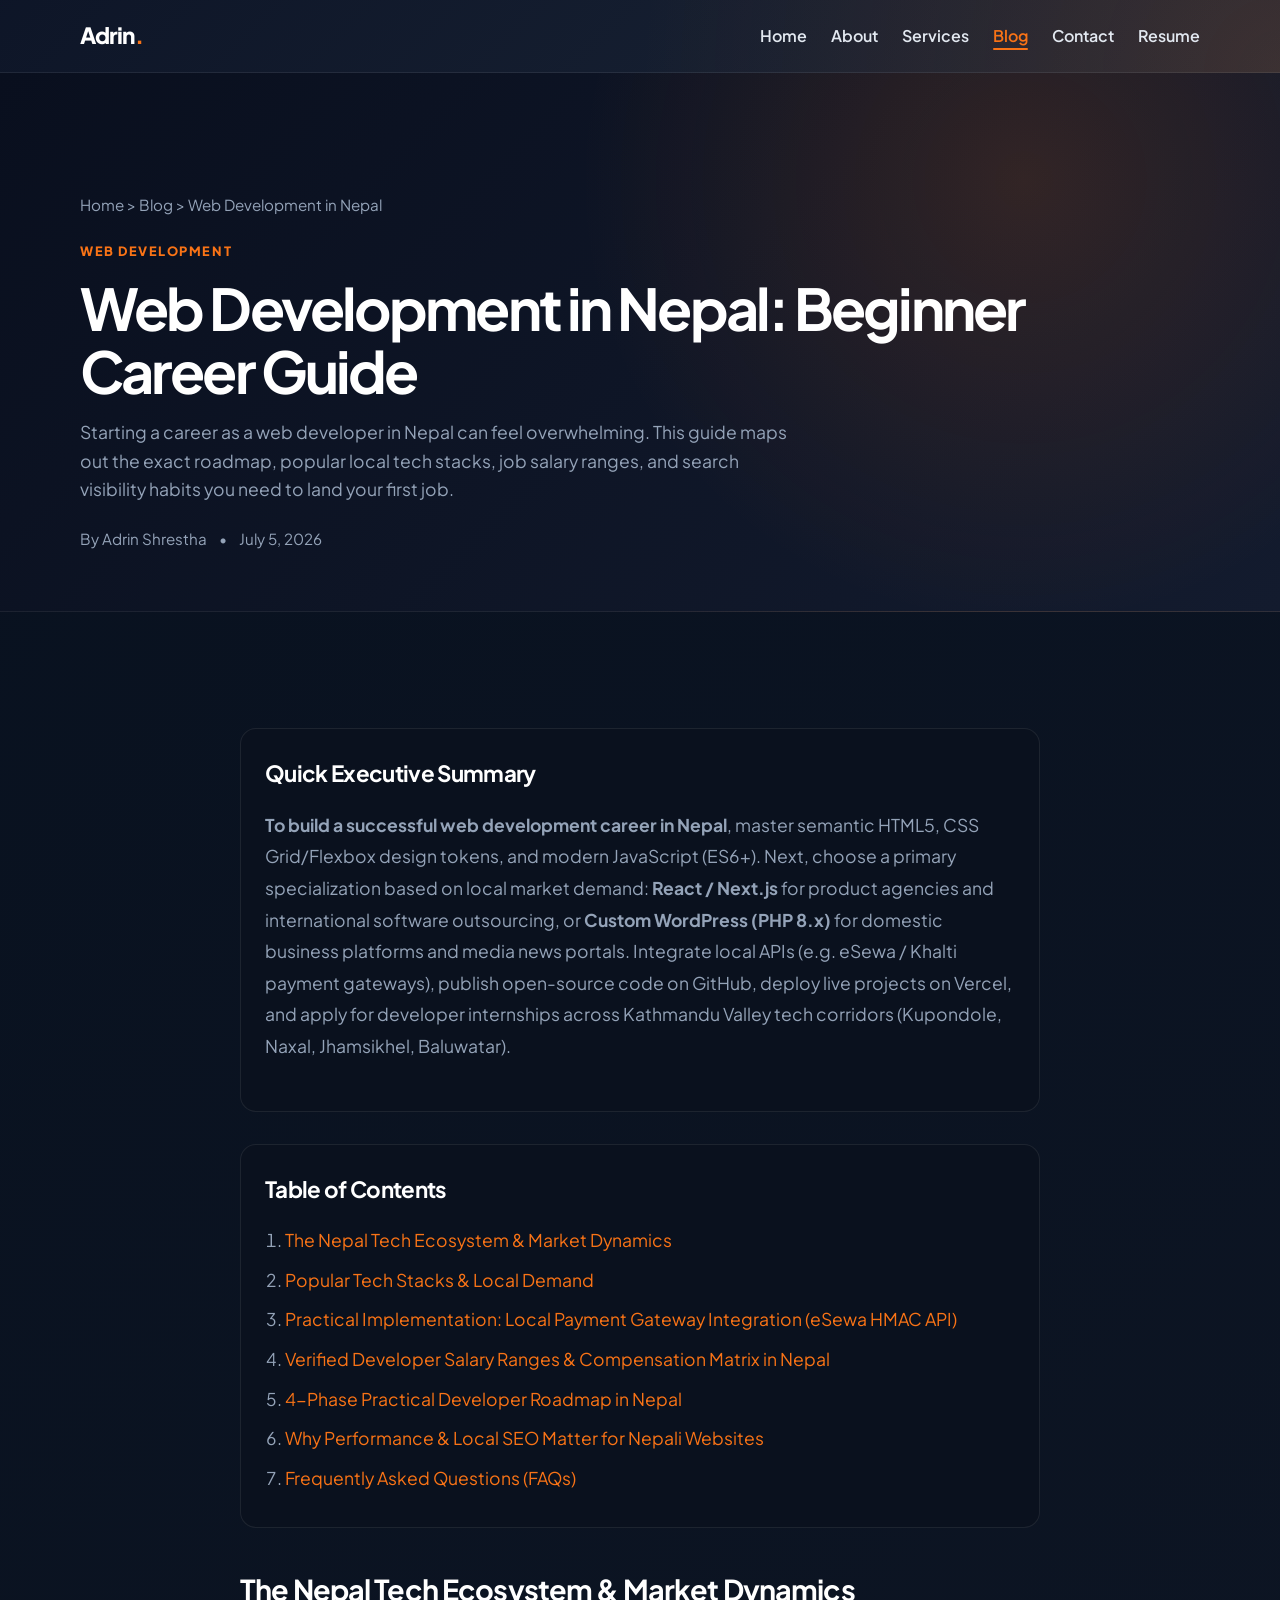
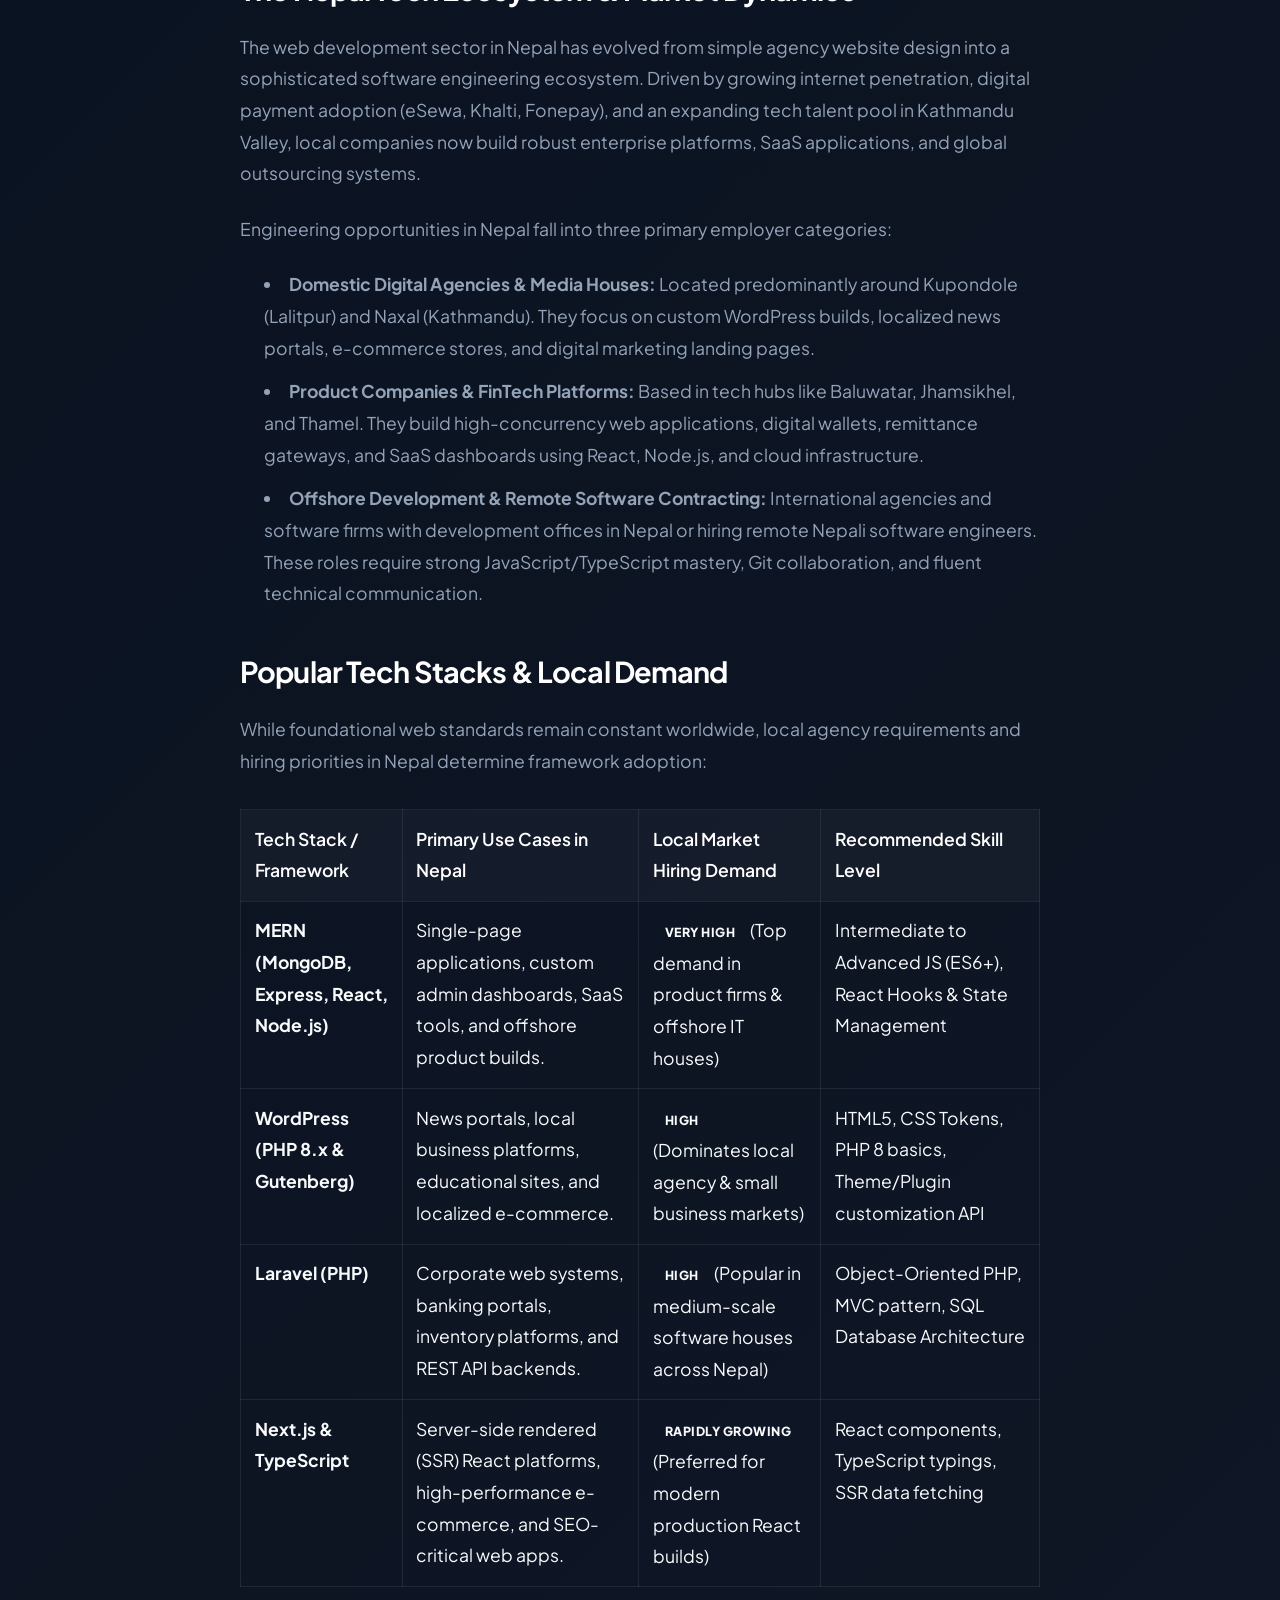
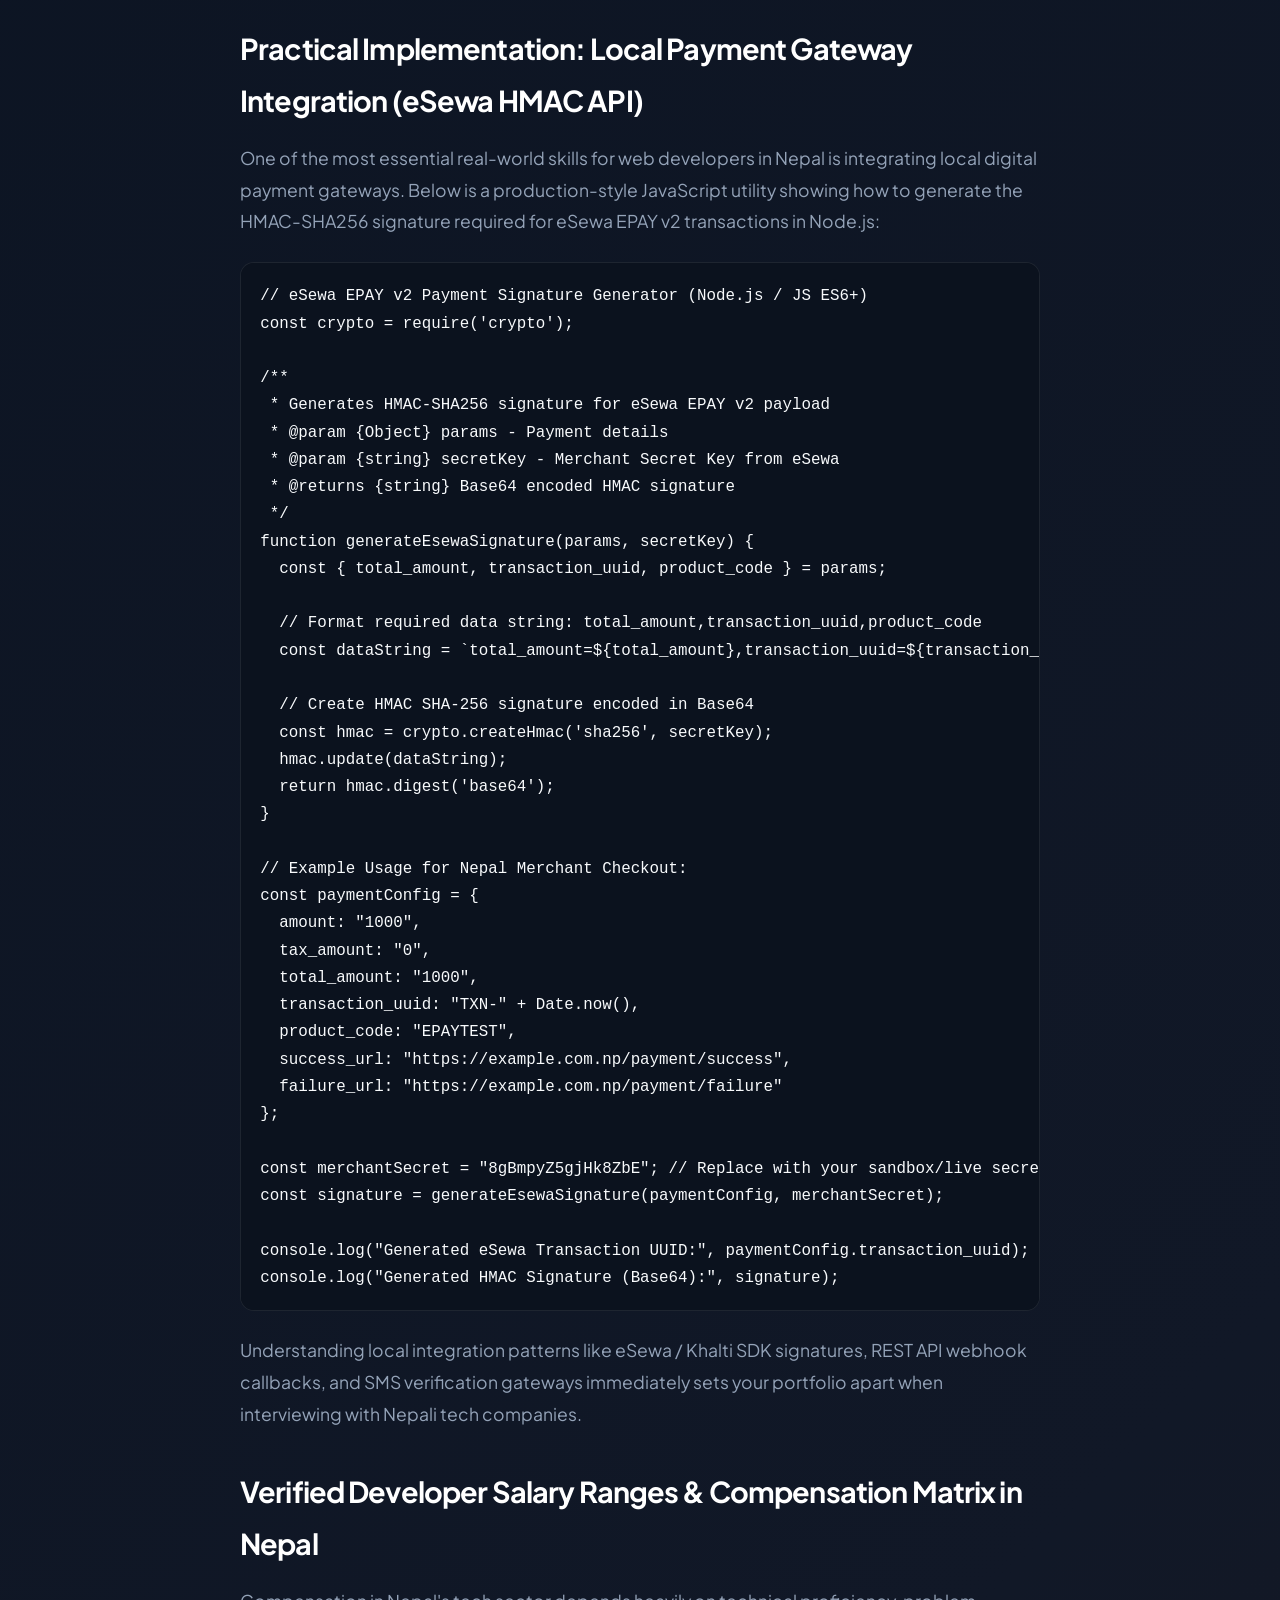
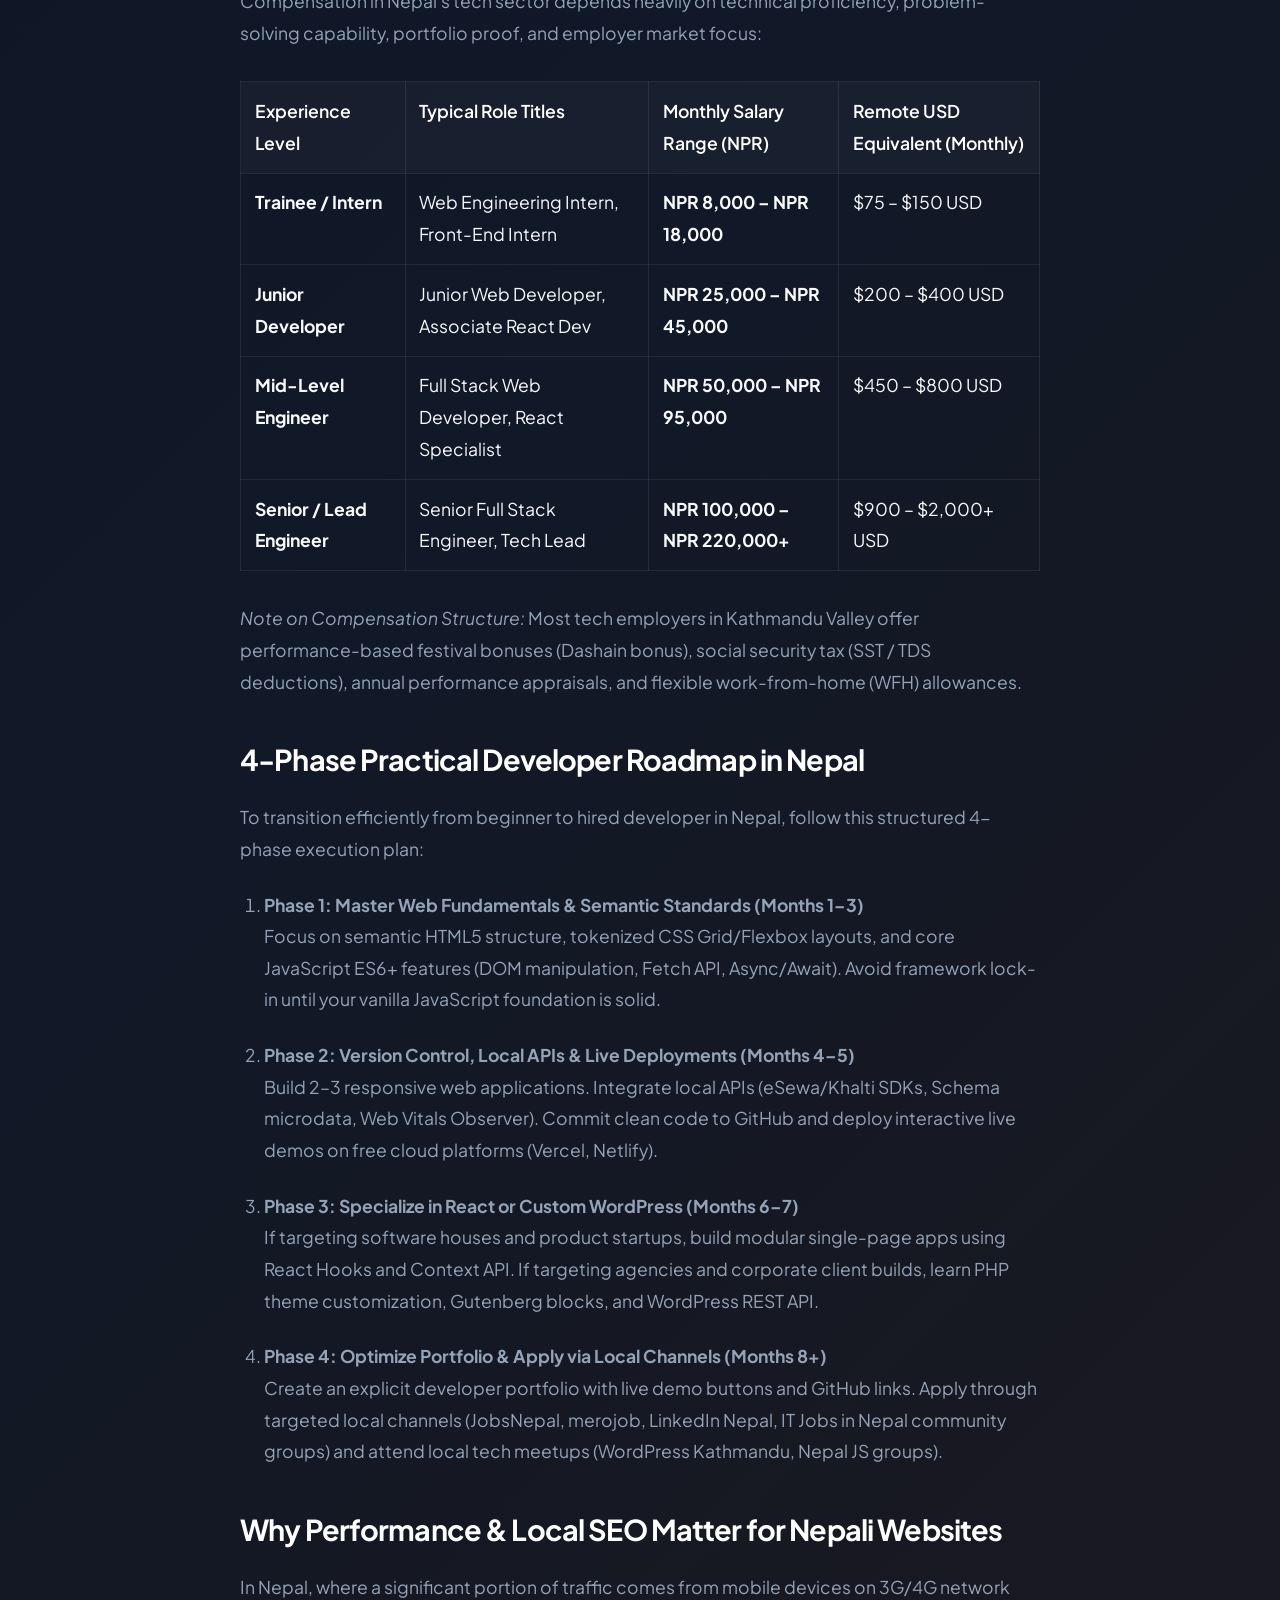
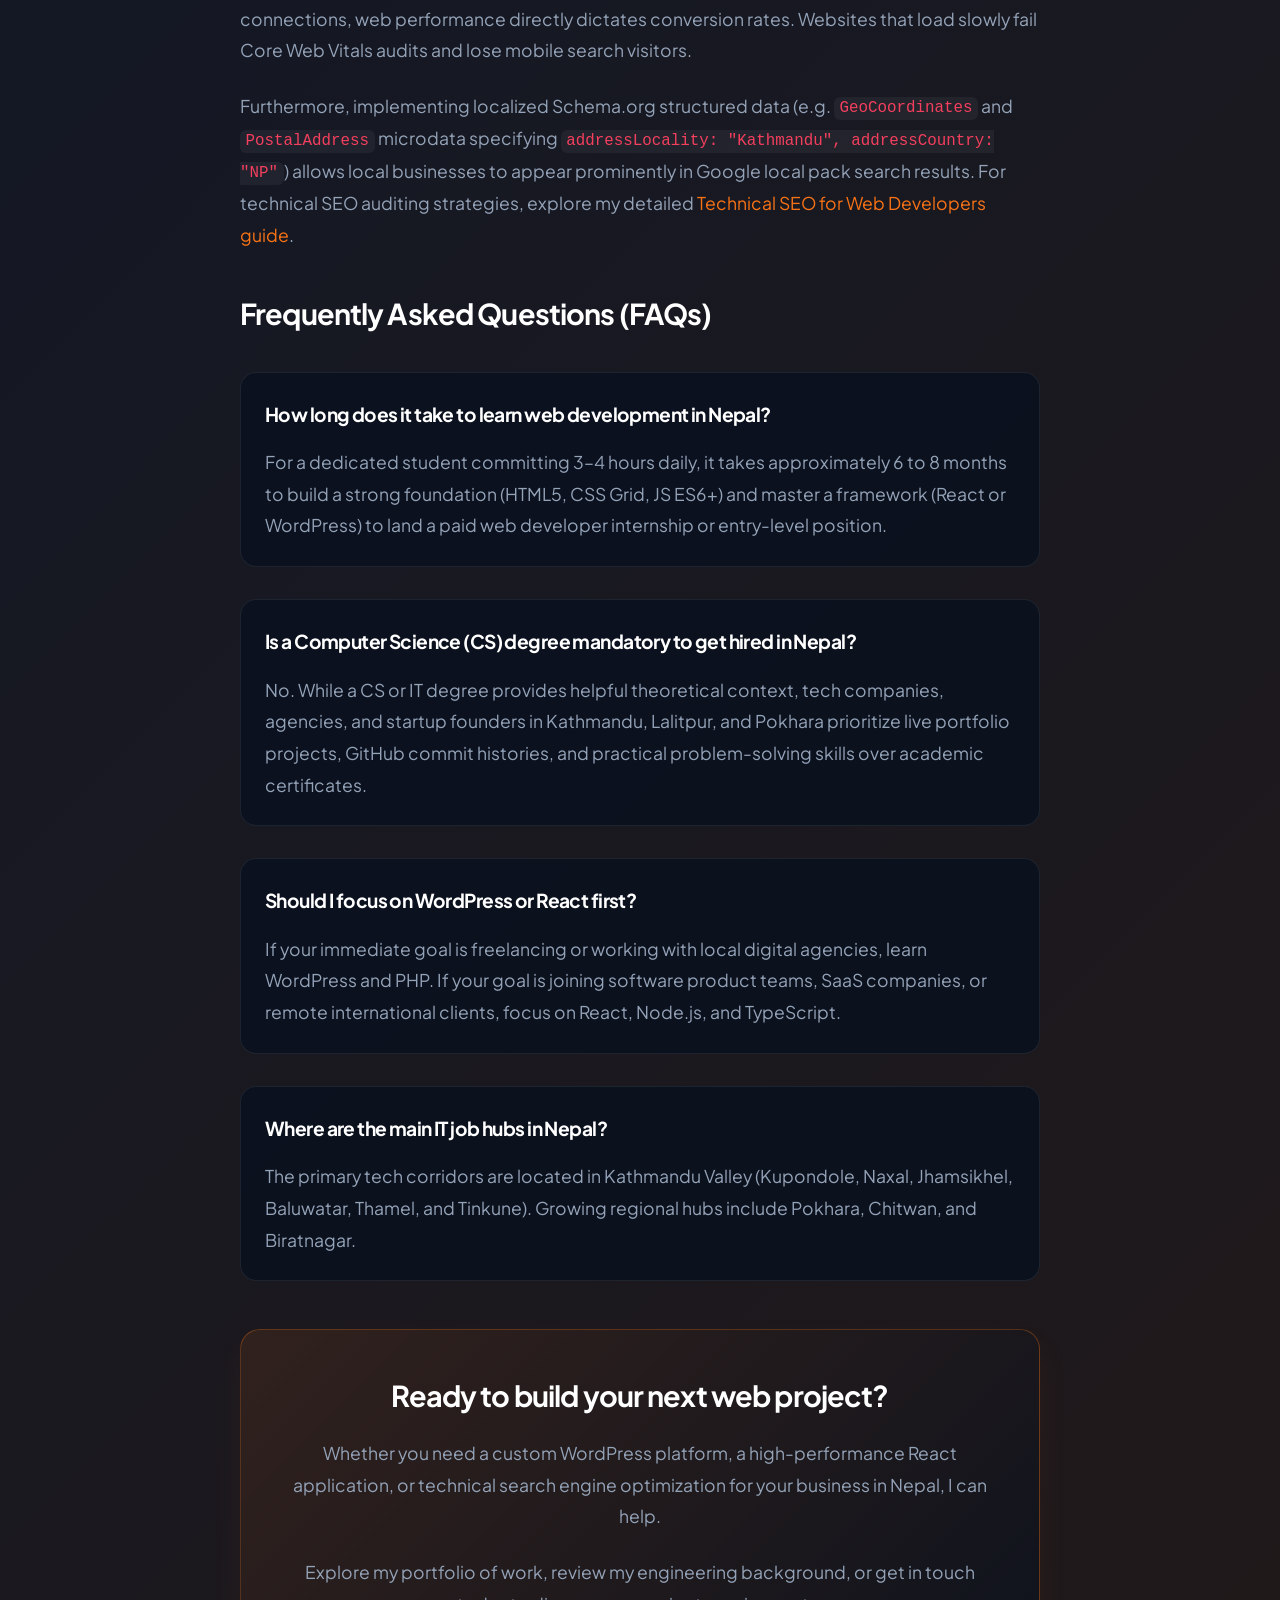
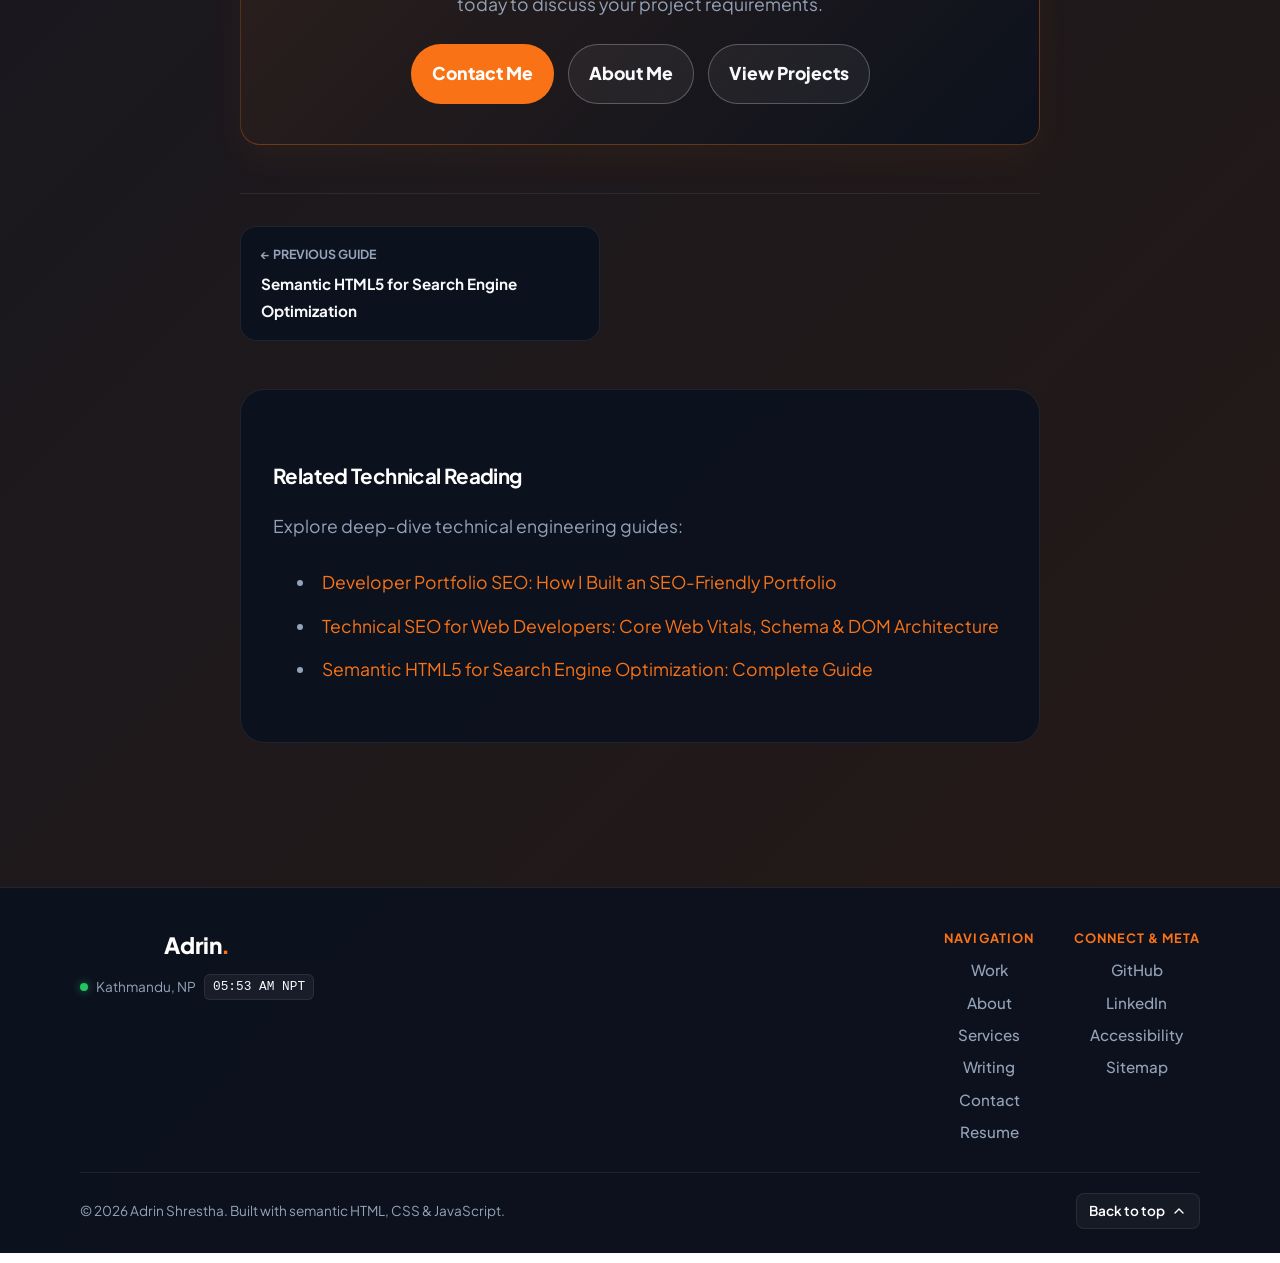
<file: blog/web-development-nepal.html>
<!doctype html>
<html lang="en">
  <head>
    <meta charset="UTF-8" />
    <meta name="viewport" content="width=device-width, initial-scale=1.0" />
    <title>
      Web Development in Nepal: 2026 Career Roadmap & Guide | Adrin Shrestha
    </title>
    <meta
      name="description"
      content="Looking to start a career in web development in Nepal? Learn the essential roadmap, full stack web skills, popular local tech stacks, salaries, and internship tips."
    />
    <link
      rel="canonical"
      href="https://adrinshrestha.com.np/blog/web-development-nepal"
    />
    <link rel="preconnect" href="https://fonts.googleapis.com" />
    <link rel="preconnect" href="https://fonts.gstatic.com" crossorigin />
    <link
      rel="stylesheet"
      href="https://fonts.googleapis.com/css2?family=Plus+Jakarta+Sans:wght@300;400;500;600;700;800&amp;display=swap"
    />
    <link rel="stylesheet" href="../style.css?v=1.5" />
    <link rel="icon" type="image/png" href="../icon.png" />

    
    <meta
      property="og:title"
      content="Modern Web Development in Nepal: Market Overview & Skills Guide"
    />
    <meta
      property="og:description"
      content="Looking to start a career in web development in Nepal? Learn the essential roadmap, full stack web skills, popular local tech stacks, salaries, and internship tips."
    />
    <meta property="og:type" content="article" />
    <meta
      property="og:url"
      content="https://adrinshrestha.com.np/blog/web-development-nepal"
    />
    <meta property="og:image" content="https://adrinshrestha.com.np/icon.png" />

    
    <meta name="twitter:card" content="summary_large_image" />
    <meta
      name="twitter:title"
      content="Web Development in Nepal: 2026 Career Roadmap & Guide"
    />
    <meta
      name="twitter:description"
      content="A comprehensive beginner roadmap for starting web development in Nepal, detailing skills, stacks, local salary expectations, and SEO concepts."
    />

    
    <script type="application/ld+json">
      {
        "@context": "https://schema.org",
        "@type": "BlogPosting",
        "headline": "Web Development in Nepal: Beginner Career Guide",
        "description": "A comprehensive beginner roadmap for starting web development in Nepal, detailing skills, stacks, local salary expectations, and SEO concepts.",
        "image": "https://adrinshrestha.com.np/icon.png",
        "author": {
          "@type": "Person",
          "name": "Adrin Shrestha",
          "url": "https://adrinshrestha.com.np/about"
        },
        "publisher": {
          "@type": "Person",
          "name": "Adrin Shrestha"
        },
        "mainEntityOfPage": {
          "@type": "WebPage",
          "@id": "https://adrinshrestha.com.np/blog/web-development-nepal"
        },
        "datePublished": "2026-07-05T00:00:00+05:45",
        "dateModified": "2026-07-06T00:00:00+05:45"
      }
    </script>

    
    <script type="application/ld+json">
      {
        "@context": "https://schema.org",
        "@type": "BreadcrumbList",
        "itemListElement": [
          {
            "@type": "ListItem",
            "position": 1,
            "name": "Home",
            "item": "https://adrinshrestha.com.np/"
          },
          {
            "@type": "ListItem",
            "position": 2,
            "name": "Blog",
            "item": "https://adrinshrestha.com.np/blog"
          },
          {
            "@type": "ListItem",
            "position": 3,
            "name": "Web Development in Nepal Guide",
            "item": "https://adrinshrestha.com.np/blog/web-development-nepal"
          }
        ]
      }
    </script>

    
    <script type="application/ld+json">
      {
        "@context": "https://schema.org",
        "@type": "FAQPage",
        "mainEntity": [
          {
            "@type": "Question",
            "name": "How long does it take to learn web development in Nepal?",
            "acceptedAnswer": {
              "@type": "Answer",
              "text": "For a dedicated beginner, it takes around 6 to 9 months to learn HTML, CSS, JavaScript, and either React or WordPress basics to land an internship or entry-level job."
            }
          },
          {
            "@type": "Question",
            "name": "Is a Computer Science (CS) degree required to get a developer job in Nepal?",
            "acceptedAnswer": {
              "@type": "Answer",
              "text": "No, a CS degree is not mandatory. Most tech companies and agencies in Kathmandu and Lalitpur focus on practical portfolios, problem-solving skills, and GitHub projects rather than academic certificates."
            }
          },
          {
            "@type": "Question",
            "name": "Which web development tech stack is most popular in Nepal?",
            "acceptedAnswer": {
              "@type": "Answer",
              "text": "The MERN stack (MongoDB, Express, React, Node.js) is highly popular for custom software development, while WordPress remains the top choice for small-business websites, blogs, and ecommerce landing pages."
            }
          }
        ]
      }
    </script>
  </head>
  <body id="top">
    <div class="noise"></div>
    <div class="cursor-glow"></div>
    <header class="site-header">
      <nav class="nav container" aria-label="Main navigation">
        <a href="/" class="logo">Adrin<span>.</span></a>
        <button
          class="menu-toggle"
          aria-label="Toggle navigation"
          aria-expanded="false"
        >
          <span></span>
          <span></span>
          <span></span>
        </button>
        <ul class="nav-links">
          <li><a href="/">Home</a></li>
          <li><a href="/about">About</a></li>
          <li><a href="/services">Services</a></li>
          <li><a href="/blog" class="active">Blog</a></li>
          <li><a href="/contact">Contact</a></li>
          <li><a href="/resume">Resume</a></li>
        </ul>
      </nav>
    </header>

    <main>
      <section class="page-hero">
        <div class="container">
          <nav class="breadcrumb" aria-label="Breadcrumb">
            <a href="/">Home</a> &gt;
            <a href="/blog">Blog</a> &gt; Web Development in Nepal
          </nav>
          <p class="eyebrow">Web Development</p>
          <h1>Web Development in Nepal: Beginner Career Guide</h1>
          <p class="intro">
            Starting a career as a web developer in Nepal can feel overwhelming.
            This guide maps out the exact roadmap, popular local tech stacks,
            job salary ranges, and search visibility habits you need to land
            your first job.
          </p>
          <div class="meta">
            <span>By Adrin Shrestha</span>
            <span>•</span>
            <time datetime="2026-07-05">July 5, 2026</time>
          </div>
        </div>
      </section>
      <section class="section">
        <article class="container article-content">
          <section class="summary-box" aria-labelledby="quick-answer">
            <h2 id="quick-answer">Quick Executive Summary</h2>
            <p>
              <strong>To build a successful web development career in Nepal</strong>, master semantic HTML5, CSS Grid/Flexbox design tokens, and modern JavaScript (ES6+). Next, choose a primary specialization based on local market demand: <strong>React / Next.js</strong> for product agencies and international software outsourcing, or <strong>Custom WordPress (PHP 8.x)</strong> for domestic business platforms and media news portals. Integrate local APIs (e.g. eSewa / Khalti payment gateways), publish open-source code on GitHub, deploy live projects on Vercel, and apply for developer internships across Kathmandu Valley tech corridors (Kupondole, Naxal, Jhamsikhel, Baluwatar).
            </p>
          </section>

          <section class="toc" aria-labelledby="table-of-contents">
            <h2 id="table-of-contents">Table of Contents</h2>
            <ol>
              <li>
                <a href="#nepal-tech-landscape">The Nepal Tech Ecosystem &amp; Market Dynamics</a>
              </li>
              <li>
                <a href="#tech-stacks">Popular Tech Stacks &amp; Local Demand</a>
              </li>
              <li>
                <a href="#code-implementation">Practical Implementation: Local Payment Gateway Integration (eSewa HMAC API)</a>
              </li>
              <li>
                <a href="#salary-matrix">Verified Developer Salary Ranges &amp; Compensation Matrix in Nepal</a>
              </li>
              <li>
                <a href="#career-roadmap">4-Phase Practical Developer Roadmap in Nepal</a>
              </li>
              <li>
                <a href="#local-seo-performance">Why Performance &amp; Local SEO Matter for Nepali Websites</a>
              </li>
              <li><a href="#faqs">Frequently Asked Questions (FAQs)</a></li>
            </ol>
          </section>

          <section id="nepal-tech-landscape">
            <h2>The Nepal Tech Ecosystem &amp; Market Dynamics</h2>
            <p>
              The web development sector in Nepal has evolved from simple agency website design into a sophisticated software engineering ecosystem. Driven by growing internet penetration, digital payment adoption (eSewa, Khalti, Fonepay), and an expanding tech talent pool in Kathmandu Valley, local companies now build robust enterprise platforms, SaaS applications, and global outsourcing systems.
            </p>
            <p>
              Engineering opportunities in Nepal fall into three primary employer categories:
            </p>
            <ul>
              <li>
                <strong>Domestic Digital Agencies &amp; Media Houses:</strong> Located predominantly around Kupondole (Lalitpur) and Naxal (Kathmandu). They focus on custom WordPress builds, localized news portals, e-commerce stores, and digital marketing landing pages.
              </li>
              <li>
                <strong>Product Companies &amp; FinTech Platforms:</strong> Based in tech hubs like Baluwatar, Jhamsikhel, and Thamel. They build high-concurrency web applications, digital wallets, remittance gateways, and SaaS dashboards using React, Node.js, and cloud infrastructure.
              </li>
              <li>
                <strong>Offshore Development &amp; Remote Software Contracting:</strong> International agencies and software firms with development offices in Nepal or hiring remote Nepali software engineers. These roles require strong JavaScript/TypeScript mastery, Git collaboration, and fluent technical communication.
              </li>
            </ul>
          </section>

          <section id="tech-stacks">
            <h2>Popular Tech Stacks &amp; Local Demand</h2>
            <p>
              While foundational web standards remain constant worldwide, local agency requirements and hiring priorities in Nepal determine framework adoption:
            </p>

            <table>
              <thead>
                <tr>
                  <th>Tech Stack / Framework</th>
                  <th>Primary Use Cases in Nepal</th>
                  <th>Local Market Hiring Demand</th>
                  <th>Recommended Skill Level</th>
                </tr>
              </thead>
              <tbody>
                <tr>
                  <td><strong>MERN (MongoDB, Express, React, Node.js)</strong></td>
                  <td>
                    Single-page applications, custom admin dashboards, SaaS tools, and offshore product builds.
                  </td>
                  <td>
                    <span class="confidence-tag">Very High</span> (Top demand in product firms &amp; offshore IT houses)
                  </td>
                  <td>Intermediate to Advanced JS (ES6+), React Hooks &amp; State Management</td>
                </tr>
                <tr>
                  <td><strong>WordPress (PHP 8.x &amp; Gutenberg)</strong></td>
                  <td>
                    News portals, local business platforms, educational sites, and localized e-commerce.
                  </td>
                  <td>
                    <span class="confidence-tag">High</span> (Dominates local agency &amp; small business markets)
                  </td>
                  <td>HTML5, CSS Tokens, PHP 8 basics, Theme/Plugin customization API</td>
                </tr>
                <tr>
                  <td><strong>Laravel (PHP)</strong></td>
                  <td>
                    Corporate web systems, banking portals, inventory platforms, and REST API backends.
                  </td>
                  <td>
                    <span class="confidence-tag">High</span> (Popular in medium-scale software houses across Nepal)
                  </td>
                  <td>Object-Oriented PHP, MVC pattern, SQL Database Architecture</td>
                </tr>
                <tr>
                  <td><strong>Next.js &amp; TypeScript</strong></td>
                  <td>
                    Server-side rendered (SSR) React platforms, high-performance e-commerce, and SEO-critical web apps.
                  </td>
                  <td>
                    <span class="confidence-tag">Rapidly Growing</span> (Preferred for modern production React builds)
                  </td>
                  <td>React components, TypeScript typings, SSR data fetching</td>
                </tr>
              </tbody>
            </table>
          </section>

          <section id="code-implementation">
            <h2>Practical Implementation: Local Payment Gateway Integration (eSewa HMAC API)</h2>
            <p>
              One of the most essential real-world skills for web developers in Nepal is integrating local digital payment gateways. Below is a production-style JavaScript utility showing how to generate the HMAC-SHA256 signature required for eSewa EPAY v2 transactions in Node.js:
            </p>

            <pre><code>// eSewa EPAY v2 Payment Signature Generator (Node.js / JS ES6+)
const crypto = require('crypto');

/**
 * Generates HMAC-SHA256 signature for eSewa EPAY v2 payload
 * @param {Object} params - Payment details
 * @param {string} secretKey - Merchant Secret Key from eSewa
 * @returns {string} Base64 encoded HMAC signature
 */
function generateEsewaSignature(params, secretKey) {
  const { total_amount, transaction_uuid, product_code } = params;
  
  // Format required data string: total_amount,transaction_uuid,product_code
  const dataString = `total_amount=${total_amount},transaction_uuid=${transaction_uuid},product_code=${product_code}`;
  
  // Create HMAC SHA-256 signature encoded in Base64
  const hmac = crypto.createHmac('sha256', secretKey);
  hmac.update(dataString);
  return hmac.digest('base64');
}

// Example Usage for Nepal Merchant Checkout:
const paymentConfig = {
  amount: "1000",
  tax_amount: "0",
  total_amount: "1000",
  transaction_uuid: "TXN-" + Date.now(),
  product_code: "EPAYTEST",
  success_url: "https://example.com.np/payment/success",
  failure_url: "https://example.com.np/payment/failure"
};

const merchantSecret = "8gBmpyZ5gjHk8ZbE"; // Replace with your sandbox/live secret
const signature = generateEsewaSignature(paymentConfig, merchantSecret);

console.log("Generated eSewa Transaction UUID:", paymentConfig.transaction_uuid);
console.log("Generated HMAC Signature (Base64):", signature);</code></pre>

            <p>
              Understanding local integration patterns like eSewa / Khalti SDK signatures, REST API webhook callbacks, and SMS verification gateways immediately sets your portfolio apart when interviewing with Nepali tech companies.
            </p>
          </section>

          <section id="salary-matrix">
            <h2>Verified Developer Salary Ranges &amp; Compensation Matrix in Nepal</h2>
            <p>
              Compensation in Nepal's tech sector depends heavily on technical proficiency, problem-solving capability, portfolio proof, and employer market focus:
            </p>

            <table>
              <thead>
                <tr>
                  <th>Experience Level</th>
                  <th>Typical Role Titles</th>
                  <th>Monthly Salary Range (NPR)</th>
                  <th>Remote USD Equivalent (Monthly)</th>
                </tr>
              </thead>
              <tbody>
                <tr>
                  <td><strong>Trainee / Intern</strong></td>
                  <td>Web Engineering Intern, Front-End Intern</td>
                  <td><strong>NPR 8,000 – NPR 18,000</strong></td>
                  <td>$75 – $150 USD</td>
                </tr>
                <tr>
                  <td><strong>Junior Developer</strong></td>
                  <td>Junior Web Developer, Associate React Dev</td>
                  <td><strong>NPR 25,000 – NPR 45,000</strong></td>
                  <td>$200 – $400 USD</td>
                </tr>
                <tr>
                  <td><strong>Mid-Level Engineer</strong></td>
                  <td>Full Stack Web Developer, React Specialist</td>
                  <td><strong>NPR 50,000 – NPR 95,000</strong></td>
                  <td>$450 – $800 USD</td>
                </tr>
                <tr>
                  <td><strong>Senior / Lead Engineer</strong></td>
                  <td>Senior Full Stack Engineer, Tech Lead</td>
                  <td><strong>NPR 100,000 – NPR 220,000+</strong></td>
                  <td>$900 – $2,000+ USD</td>
                </tr>
              </tbody>
            </table>

            <p>
              <em>Note on Compensation Structure:</em> Most tech employers in Kathmandu Valley offer performance-based festival bonuses (Dashain bonus), social security tax (SST / TDS deductions), annual performance appraisals, and flexible work-from-home (WFH) allowances.
            </p>
          </section>

          <section id="career-roadmap">
            <h2>4-Phase Practical Developer Roadmap in Nepal</h2>
            <p>
              To transition efficiently from beginner to hired developer in Nepal, follow this structured 4-phase execution plan:
            </p>
            <ol>
              <li>
                <strong>Phase 1: Master Web Fundamentals &amp; Semantic Standards (Months 1–3)</strong>
                <p>
                  Focus on semantic HTML5 structure, tokenized CSS Grid/Flexbox layouts, and core JavaScript ES6+ features (DOM manipulation, Fetch API, Async/Await). Avoid framework lock-in until your vanilla JavaScript foundation is solid.
                </p>
              </li>
              <li>
                <strong>Phase 2: Version Control, Local APIs &amp; Live Deployments (Months 4–5)</strong>
                <p>
                  Build 2–3 responsive web applications. Integrate local APIs (eSewa/Khalti SDKs, Schema microdata, Web Vitals Observer). Commit clean code to GitHub and deploy interactive live demos on free cloud platforms (Vercel, Netlify).
                </p>
              </li>
              <li>
                <strong>Phase 3: Specialize in React or Custom WordPress (Months 6–7)</strong>
                <p>
                  If targeting software houses and product startups, build modular single-page apps using React Hooks and Context API. If targeting agencies and corporate client builds, learn PHP theme customization, Gutenberg blocks, and WordPress REST API.
                </p>
              </li>
              <li>
                <strong>Phase 4: Optimize Portfolio &amp; Apply via Local Channels (Months 8+)</strong>
                <p>
                  Create an explicit developer portfolio with live demo buttons and GitHub links. Apply through targeted local channels (JobsNepal, merojob, LinkedIn Nepal, IT Jobs in Nepal community groups) and attend local tech meetups (WordPress Kathmandu, Nepal JS groups).
                </p>
              </li>
            </ol>
          </section>

          <section id="local-seo-performance">
            <h2>Why Performance &amp; Local SEO Matter for Nepali Websites</h2>
            <p>
              In Nepal, where a significant portion of traffic comes from mobile devices on 3G/4G network connections, web performance directly dictates conversion rates. Websites that load slowly fail Core Web Vitals audits and lose mobile search visitors.
            </p>
            <p>
              Furthermore, implementing localized Schema.org structured data (e.g. <code>GeoCoordinates</code> and <code>PostalAddress</code> microdata specifying <code>addressLocality: "Kathmandu", addressCountry: "NP"</code>) allows local businesses to appear prominently in Google local pack search results. For technical SEO auditing strategies, explore my detailed <a href="/blog/seo-for-web-developers" class="brand-link">Technical SEO for Web Developers guide</a>.
            </p>
          </section>

          <section id="faqs">
            <h2>Frequently Asked Questions (FAQs)</h2>

            <div class="faq-item">
              <h3>How long does it take to learn web development in Nepal?</h3>
              <p>
                For a dedicated student committing 3–4 hours daily, it takes approximately 6 to 8 months to build a strong foundation (HTML5, CSS Grid, JS ES6+) and master a framework (React or WordPress) to land a paid web developer internship or entry-level position.
              </p>
            </div>

            <div class="faq-item">
              <h3>Is a Computer Science (CS) degree mandatory to get hired in Nepal?</h3>
              <p>
                No. While a CS or IT degree provides helpful theoretical context, tech companies, agencies, and startup founders in Kathmandu, Lalitpur, and Pokhara prioritize live portfolio projects, GitHub commit histories, and practical problem-solving skills over academic certificates.
              </p>
            </div>

            <div class="faq-item">
              <h3>Should I focus on WordPress or React first?</h3>
              <p>
                If your immediate goal is freelancing or working with local digital agencies, learn WordPress and PHP. If your goal is joining software product teams, SaaS companies, or remote international clients, focus on React, Node.js, and TypeScript.
              </p>
            </div>

            <div class="faq-item">
              <h3>Where are the main IT job hubs in Nepal?</h3>
              <p>
                The primary tech corridors are located in Kathmandu Valley (Kupondole, Naxal, Jhamsikhel, Baluwatar, Thamel, and Tinkune). Growing regional hubs include Pokhara, Chitwan, and Biratnagar.
              </p>
            </div>
          </section>

          <section class="cta" aria-labelledby="cta-heading">
            <h2 id="cta-heading">Ready to build your next web project?</h2>
            <p>
              Whether you need a custom WordPress platform, a high-performance React application, or technical search engine optimization for your business in Nepal, I can help.
            </p>
            <p>
              Explore my portfolio of work, review my engineering background, or get in touch today to discuss your project requirements.
            </p>
            <div class="hero-actions justify-center">
              <a class="btn primary" href="/contact">Contact Me</a>
              <a class="btn secondary" href="/about">About Me</a>
              <a class="btn secondary" href="/#projects">View Projects</a>
            </div>
          </section>

          <nav class="article-pagination" aria-label="Article navigation">
            <a href="/blog/semantic-html-for-seo" class="nav-link-card text-left">
              <span class="nav-link-label">&larr; Previous Guide</span>
              <span class="nav-link-title">Semantic HTML5 for Search Engine Optimization</span>
            </a>
            <span class="nav-link-card" style="visibility: hidden;"></span>
          </nav>

          <aside class="related-reading-box">
            <h3>Related Technical Reading</h3>
            <p>Explore deep-dive technical engineering guides:</p>
            <ul>
              <li><a href="/blog/developer-portfolio-seo" class="brand-link">Developer Portfolio SEO: How I Built an SEO-Friendly Portfolio</a></li>
              <li><a href="/blog/seo-for-web-developers" class="brand-link">Technical SEO for Web Developers: Core Web Vitals, Schema &amp; DOM Architecture</a></li>
              <li><a href="/blog/semantic-html-for-seo" class="brand-link">Semantic HTML5 for Search Engine Optimization: Complete Guide</a></li>
            </ul>
          </aside>
        </article>
      </section>
    </main>

    
    <footer class="footer">
      <div class="container footer-inner">
        <div class="footer-top">
          <div class="footer-brand">
            <a href="/" class="footer-logo">Adrin<span>.</span></a>
            <div class="footer-location" aria-label="Local time in Kathmandu, Nepal">
              <span class="location-dot"></span>
              <span>Kathmandu, NP</span>
              <span class="footer-time" id="footer-local-time">--:-- NPT</span>
            </div>
          </div>

          <nav class="footer-nav" aria-label="Footer navigation">
            <div class="footer-group">
              <span class="footer-heading">Navigation</span>
              <ul class="footer-links">
                <li><a href="/#projects">Work</a></li>
                <li><a href="/about">About</a></li>
                <li><a href="/services">Services</a></li>
                <li><a href="/blog">Writing</a></li>
                <li><a href="/contact">Contact</a></li>
                <li><a href="/resume">Resume</a></li>
              </ul>
            </div>

            <div class="footer-group">
              <span class="footer-heading">Connect &amp; Meta</span>
              <ul class="footer-links">
                <li><a href="https://github.com/Adrinstha" target="_blank" rel="noopener noreferrer">GitHub</a></li>
                <li><a href="https://www.linkedin.com/in/adrin-shrestha/" target="_blank" rel="noopener noreferrer">LinkedIn</a></li>
                <li><a href="/accessibility">Accessibility</a></li>
                <li><a href="/sitemap.xml" target="_blank">Sitemap</a></li>
              </ul>
            </div>
          </nav>
        </div>

        <div class="footer-bottom">
          <p class="copyright">
            &copy; 2026 Adrin Shrestha. Built with semantic HTML, CSS &amp; JavaScript.
          </p>
          <a href="#top" class="back-to-top" id="back-to-top" aria-label="Back to top of page">
            <span>Back to top</span>
            <svg viewBox="0 0 24 24" width="16" height="16" aria-hidden="true" fill="none" stroke="currentColor" stroke-width="2" stroke-linecap="round" stroke-linejoin="round">
              <polyline points="18 15 12 9 6 15"></polyline>
            </svg>
          </a>
        </div>
      </div>
    </footer>

    <script defer data-cfasync="false" src="../script.js?v=2.2"></script>
  </body>
</html>
</file>
<file: style.css>
:root {
  --bg: #080f1e;
  --card: rgba(11, 18, 30, 0.94);
  --text: #f8fafc;
  --muted: #94a3b8;
  --light: #111827;
  --brand: #f97316;
  --brand-dark: #ea580c;
  --border: rgba(255, 255, 255, 0.08);
  --shadow: 0 18px 45px rgba(0, 0, 0, 0.35);
}

::-webkit-scrollbar {
  width: 10px;
}
::-webkit-scrollbar-track {
  background: var(--bg);
}
::-webkit-scrollbar-thumb {
  background: rgba(249, 115, 22, 0.25);
  border-radius: 999px;
  border: 2px solid var(--bg);
}
::-webkit-scrollbar-thumb:hover {
  background: rgba(249, 115, 22, 0.5);
}

* {
  box-sizing: border-box;
  margin: 0;
  padding: 0;
}
html {
  scroll-behavior: smooth;
  overflow-x: hidden;
}
body {
  font-family:
    "Plus Jakarta Sans",
    system-ui,
    -apple-system,
    BlinkMacSystemFont,
    "Segoe UI",
    Roboto,
    sans-serif;
  color: var(--text);
  background: linear-gradient(135deg, #08111f, #111827 55%, #251915);
  line-height: 1.6;
  overflow-x: hidden;
}
.noise {
  display: none;
}

.cursor-glow {
  width: 260px;
  height: 260px;
  background: rgba(249, 115, 22, 0.14);
  filter: blur(80px);
  border-radius: 50%;
  position: fixed;
  pointer-events: none;
  z-index: 0;
  opacity: 0;
  transition: opacity 0.3s ease;
  will-change: transform;
  top: 0;
  left: 0;
}

@media (pointer: coarse) {
  .cursor-glow {
    display: none !important;
  }
}
a {
  color: inherit;
  text-decoration: none;
}
ul {
  list-style-position: inside;
}
img {
  max-width: 100%;
  display: block;
}
.container {
  width: min(1120px, 92%);
  margin: 0 auto;
}
.section {
  padding: 84px 0;
}
.alt {
  background: var(--card);
}

.site-header {
  position: sticky;
  top: 0;
  z-index: 50;
  background:
    radial-gradient(
      circle at bottom right,
      rgba(249, 115, 22, 0.15),
      transparent 50%
    ),
    linear-gradient(135deg, rgba(15, 23, 42, 0.85), rgba(30, 41, 59, 0.85));
  backdrop-filter: blur(8px);
  border-bottom: 1px solid rgba(255, 255, 255, 0.08);
}
.nav {
  min-height: 72px;
  display: flex;
  justify-content: space-between;
  align-items: center;
  gap: 20px;
}
.logo {
  color: #fff;
  font-size: 1.4rem;
  font-weight: 800;
  letter-spacing: -0.04em;
}
.logo span {
  color: var(--brand);
}
.nav-links {
  display: flex;
  align-items: center;
  gap: 24px;
  list-style: none;
  color: #e2e8f0;
  font-weight: 600;
}
.nav-links a:hover,
.nav-links a:focus {
  color: var(--brand);
}
.menu-toggle {
  display: none;
  position: relative;
  width: 30px;
  height: 30px;
  background: transparent;
  border: none;
  cursor: pointer;
  padding: 0;
  z-index: 101;
  flex-shrink: 0;
  -webkit-appearance: none;
  appearance: none;
  -webkit-tap-highlight-color: transparent;
}

.menu-toggle span {
  position: absolute;
  left: 3px;
  width: 24px;
  height: 2px;
  background-color: var(--text);
  border-radius: 2px;
  transition: all 0.3s cubic-bezier(0.25, 0.8, 0.25, 1);
  pointer-events: none;
}

.menu-toggle span:nth-child(1) {
  top: 8px;
}

.menu-toggle span:nth-child(2) {
  top: 15px;
}

.menu-toggle span:nth-child(3) {
  top: 22px;
}

.menu-toggle[aria-expanded="true"] span:nth-child(1) {
  transform: translateY(7px) rotate(45deg);
}

.menu-toggle[aria-expanded="true"] span:nth-child(2) {
  opacity: 0;
  transform: translateX(-10px);
}

.menu-toggle[aria-expanded="true"] span:nth-child(3) {
  transform: translateY(-7px) rotate(-45deg);
}

.hero {
  background:
    radial-gradient(
      circle at top right,
      rgba(249, 115, 22, 0.22),
      transparent 50%
    ),
    linear-gradient(135deg, #0f172a, #1e293b);
  color: #fff;
  min-height: 650px;
  display: flex;
  align-items: center;
}
.hero-grid {
  display: grid;
  grid-template-columns: 1.35fr 0.85fr;
  gap: 56px;
  align-items: center;
}
.eyebrow {
  color: var(--brand);
  text-transform: uppercase;
  letter-spacing: 0.12em;
  font-size: 0.8rem;
  font-weight: 800;
  margin-bottom: 14px;
}
h1 {
  font-size: clamp(2.4rem, 6vw, 5rem);
  line-height: 0.95;
  letter-spacing: -0.07em;
  margin-bottom: 24px;
}
.hero-text {
  color: #cbd5e1;
  font-size: 1.15rem;
  max-width: 680px;
  margin-bottom: 32px;
}
.hero-actions,
.contact-actions {
  display: flex;
  gap: 14px;
  flex-wrap: wrap;
}
.btn {
  display: inline-flex;
  align-items: center;
  justify-content: center;
  gap: 8px;
  padding: 13px 20px;
  border-radius: 999px;
  font-weight: 800;
  border: 1px solid transparent;
  transition: 0.2s ease;
}
.primary {
  background: var(--brand);
  color: #fff;
}
.primary:hover {
  background: var(--brand-dark);
  transform: translateY(-2px);
}
.secondary {
  border-color: rgba(255, 255, 255, 0.25);
  color: inherit;
  background: rgba(255, 255, 255, 0.05);
}
.secondary:hover {
  border-color: var(--brand);
  transform: translateY(-2px);
}
.profile-card {
  background: var(--card);
  color: var(--text);
  padding: 32px;
  border-radius: 28px;
  box-shadow: var(--shadow);
}
.avatar {
  width: 86px;
  height: 86px;
  border-radius: 24px;
  display: grid;
  place-items: center;
  background: var(--bg);
  color: #fff;
  font-size: 2rem;
  font-weight: 900;
  margin-bottom: 20px;
}
.profile-card h2 {
  font-size: 1.6rem;
  margin-bottom: 8px;
}
.profile-card p {
  color: var(--muted);
  margin-bottom: 18px;
}
.profile-card li {
  margin-bottom: 8px;
}

.stats {
  padding: 32px 0;
  background: transparent;
}
.stats-grid {
  display: grid;
  grid-template-columns: repeat(3, 1fr);
  gap: 18px;
}
.stats-grid > div {
  padding: 22px;
  border: 1px solid var(--border);
  border-radius: 20px;
  background: var(--card);
  backdrop-filter: blur(12px);
}
.stats strong {
  display: block;
  font-size: 1.6rem;
  color: var(--brand);
}
.stats span {
  display: block;
  color: var(--muted);
  font-size: 0.9rem;
  font-weight: 500;
  margin-top: 6px;
  text-transform: uppercase;
  letter-spacing: 0.05em;
}

.section-heading {
  max-width: 720px;
  margin-bottom: 36px;
}
.section-heading h2,
.seo-grid h2,
.contact-card h2 {
  font-size: clamp(2rem, 4vw, 3.3rem);
  line-height: 1.05;
  letter-spacing: -0.05em;
  margin-bottom: 14px;
}
.section-heading p,
.seo-grid p,
.contact-card p {
  color: var(--muted);
  font-size: 1.05rem;
}
.project-grid {
  display: grid;
  grid-template-columns: repeat(3, 1fr);
  gap: 24px;
}
.card-grid {
  display: grid;
  grid-template-columns: repeat(3, 1fr);
  gap: 24px;
  margin-top: 40px;
}
.project-card,
.skills-grid > div,
.checklist,
.timeline li,
.info-card,
.blog-card {
  background: var(--card);
  border: 1px solid var(--border);
  border-radius: 24px;
  padding: 28px;
  box-shadow: var(--shadow);
  transition:
    transform 0.3s cubic-bezier(0.16, 1, 0.3, 1),
    box-shadow 0.3s ease,
    border-color 0.3s ease;
}
.project-card:hover,
.skills-grid > div:hover,
.checklist:hover,
.timeline li:hover,
.info-card:hover,
.blog-card:hover {
  transform: translateY(-4px);
  border-color: rgba(249, 115, 22, 0.3);
  box-shadow: 0 20px 40px rgba(0, 0, 0, 0.4);
}
.project-card.featured {
  border-color: rgba(249, 115, 22, 0.5);
  box-shadow: var(--shadow);
}
.project-tag {
  display: inline-block;
  color: var(--brand-dark);
  background: #ffedd5;
  padding: 6px 10px;
  border-radius: 999px;
  font-size: 0.75rem;
  font-weight: 900;
  margin-bottom: 16px;
}
.project-card h3,
.skills-grid h3,
.checklist h3,
.timeline h3,
.info-card h3 {
  font-size: 1.25rem;
  margin-bottom: 10px;
}
.project-card p,
.skills-grid p,
.timeline p {
  color: var(--muted);
  margin-bottom: 16px;
}
.project-card li,
.info-card li,
.blog-card li,
.checklist li {
  margin-bottom: 8px;
  color: var(--muted);
}

.skills-grid {
  display: grid;
  grid-template-columns: repeat(4, 1fr);
  gap: 20px;
}
.seo-grid {
  display: grid;
  grid-template-columns: 1fr 0.9fr;
  gap: 42px;
  align-items: center;
}
.timeline {
  display: grid;
  grid-template-columns: repeat(3, 1fr);
  gap: 20px;
  list-style: none;
}
.timeline span {
  display: inline-block;
  color: var(--brand-dark);
  font-weight: 900;
  margin-bottom: 10px;
}
.contact {
  background: linear-gradient(135deg, #0f172a, #1e293b);
}
.contact-card {
  background: var(--card);
  border-radius: 32px;
  padding: 48px;
  text-align: center;
  box-shadow: var(--shadow);
}
.contact-actions {
  justify-content: center;
  margin: 28px 0 14px;
}
.contact .secondary {
  color: var(--text);
  border-color: var(--border);
}
.contact small {
  color: var(--muted);
}
.footer {
  background: #020617;
  color: #94a3b8;
  padding: 28px 0;
}
.footer-inner {
  display: flex;
  justify-content: center;
  text-align: center;
  gap: 16px;
  flex-wrap: wrap;
}
.footer a {
  color: #fff;
}

@media (max-width: 900px) {
  .hero-grid,
  .seo-grid,
  .card-grid {
    grid-template-columns: 1fr;
  }
  .project-grid,
  .timeline {
    grid-template-columns: 1fr 1fr;
  }
  .skills-grid,
  .stats-grid {
    grid-template-columns: 1fr 1fr;
  }
}
@media (max-width: 680px) {
  .section {
    padding: 60px 0;
  }
  .menu-toggle {
    display: block;
  }
  .nav {
    flex-wrap: nowrap;
  }
  .nav-links {
    display: flex;
    position: fixed;
    top: 0;
    right: 0;
    bottom: 0;
    width: min(300px, 80vw);
    height: 100vh;
    background: linear-gradient(
      135deg,
      rgba(8, 15, 30, 0.98),
      rgba(17, 24, 39, 0.98)
    );
    backdrop-filter: blur(16px);
    border-left: 1px solid rgba(255, 255, 255, 0.08);
    flex-direction: column;
    align-items: flex-start;
    padding: 100px 40px 40px;
    transform: translateX(100%);
    opacity: 0;
    pointer-events: none;
    transition:
      transform 0.4s cubic-bezier(0.16, 1, 0.3, 1),
      opacity 0.3s ease;
    z-index: 100;
    margin-top: 0;
  }
  .nav-links.open {
    transform: translateX(0);
    opacity: 1;
    pointer-events: auto;
  }
  .nav-links li {
    width: 100%;
    margin: 12px 0;
    opacity: 0;
    transform: translateX(20px);
    transition:
      opacity 0.3s ease,
      transform 0.4s cubic-bezier(0.16, 1, 0.3, 1);
  }
  .nav-links.open li {
    opacity: 1;
    transform: translateX(0);
  }
  .nav-links.open li:nth-child(1) {
    transition-delay: 0.1s;
  }
  .nav-links.open li:nth-child(2) {
    transition-delay: 0.15s;
  }
  .nav-links.open li:nth-child(3) {
    transition-delay: 0.2s;
  }
  .nav-links.open li:nth-child(4) {
    transition-delay: 0.25s;
  }
  .nav-links.open li:nth-child(5) {
    transition-delay: 0.3s;
  }
  .nav-links.open li:nth-child(6) {
    transition-delay: 0.35s;
  }
  .hero {
    min-height: auto;
    padding: 70px 0;
  }
  .project-grid,
  .skills-grid,
  .stats-grid,
  .timeline,
  .card-grid {
    grid-template-columns: 1fr;
  }
  .contact-card {
    padding: 32px 20px;
  }
  .btn {
    width: 100%;
  }
}

@media (prefers-reduced-motion: reduce) {
  html {
    scroll-behavior: auto;
  }
}

.nav-links a.active {
  color: var(--brand);
  position: relative;
}
.nav-links a.active::after {
  content: "";
  position: absolute;
  bottom: -4px;
  left: 0;
  width: 100%;
  height: 2px;
  background: var(--brand);
  border-radius: 2px;
}

.page-hero {
  background:
    radial-gradient(
      circle at 80% 20%,
      rgba(249, 115, 22, 0.15),
      transparent 40%
    ),
    linear-gradient(135deg, #090f1e, #131b2e);
  color: #fff;
  padding: 120px 0 60px;
  border-bottom: 1px solid var(--border);
}

.page-hero h1 {
  font-size: clamp(2rem, 5vw, 3.6rem);
  line-height: 1.1;
  letter-spacing: -0.05em;
  margin-bottom: 16px;
  color: #fff;
}

.page-hero .eyebrow {
  color: var(--brand);
  text-transform: uppercase;
  letter-spacing: 0.12em;
  font-size: 0.8rem;
  font-weight: 800;
  margin-bottom: 14px;
  max-width: none;
  display: block;
}

.page-hero p:not(.eyebrow) {
  color: var(--muted);
  font-size: 1.1rem;
  max-width: 720px;
}

.blog-list {
  display: grid;
  grid-template-columns: repeat(auto-fill, minmax(320px, 1fr));
  gap: 24px;
  margin-top: 40px;
}

.blog-card h2 {
  font-size: 1.4rem;
  margin-bottom: 12px;
  line-height: 1.3;
}

.blog-card h2 a {
  color: var(--text);
  transition: color 0.2s ease;
}

.blog-card h2 a:hover {
  color: var(--brand);
}

.blog-card {
  display: flex;
  flex-direction: column;
}

.blog-card p {
  margin-bottom: 20px;
  color: var(--muted);
  font-size: 0.95rem;
  flex-grow: 1;
}

.blog-card-footer {
  display: flex;
  justify-content: space-between;
  align-items: center;
  margin-top: auto;
  gap: 16px;
}

.blog-date {
  color: var(--muted);
  font-size: 0.85rem;
  font-weight: 500;
}

@media (max-width: 680px) {
  .blog-card-footer {
    flex-direction: column;
    align-items: stretch;
    gap: 12px;
  }
  .blog-date {
    text-align: right;
  }
}

.article-content {
  max-width: 800px;
  margin: 0 auto;
  font-size: 1.1rem;
  line-height: 1.8;
}

.article-content h2,
.article-content h3 {
  color: #fff;
  margin: 36px 0 16px;
  letter-spacing: -0.03em;
}

.article-content h2 {
  font-size: 1.8rem;
}

.article-content p {
  margin-bottom: 24px;
  color: var(--muted);
}

.article-content ul,
.article-content ol {
  margin-bottom: 24px;
  padding-left: 24px;
}

.article-content li {
  margin-bottom: 12px;
  color: var(--muted);
}

.breadcrumb {
  font-size: 0.95rem;
  color: var(--muted);
  margin-bottom: 1.5rem;
}

.breadcrumb a {
  color: var(--muted);
  text-decoration: none;
  transition: color 0.2s ease;
}

.breadcrumb a:hover {
  color: var(--brand);
}

.meta {
  display: flex;
  gap: 0.75rem;
  flex-wrap: wrap;
  color: var(--muted);
  font-size: 0.95rem;
  margin-top: 1.5rem;
}

.toc,
.summary-box,
.faq-item {
  background: var(--card);
  border: 1px solid var(--border);
  border-radius: 16px;
  padding: 1.5rem;
  margin: 2rem 0;
}

.toc h2,
.summary-box h2 {
  margin-top: 0 !important;
  font-size: 1.4rem;
  color: #fff;
}

.toc ol {
  margin-bottom: 0;
  padding-left: 20px;
}

.toc li {
  margin-bottom: 8px;
  color: var(--muted);
}

.toc a {
  color: var(--muted);
  text-decoration: none;
  transition: color 0.2s ease;
}

.toc a:hover {
  color: var(--brand);
}

.faq-item h3 {
  margin-top: 0 !important;
  font-size: 1.2rem;
  color: #fff;
}

.faq-item p {
  margin-bottom: 0;
}

.article-content a {
  color: var(--brand);
  text-decoration: none;
  transition: color 0.2s ease;
}

.article-content a:hover {
  color: var(--brand-dark);
  text-decoration: underline;
}

.article-content a.btn {
  color: #fff;
  text-decoration: none;
}

.article-content a.btn:hover {
  color: #fff;
}

.article-content a.btn.secondary {
  color: var(--text);
}

.article-content a.btn.secondary:hover {
  color: #fff;
}

.article-content table {
  width: 100%;
  border-collapse: collapse;
  margin: 2rem 0;
  overflow-x: auto;
  display: block;
}

.article-content th,
.article-content td {
  border: 1px solid var(--border);
  padding: 0.85rem;
  text-align: left;
  vertical-align: top;
}

.article-content th {
  background: rgba(255, 255, 255, 0.03);
  color: #fff;
  font-weight: 600;
}

.article-content td code {
  background: rgba(255, 255, 255, 0.05);
  color: var(--brand);
  padding: 0.15rem 0.35rem;
  border-radius: 6px;
}

.article-content pre {
  background: #0b121e;
  border: 1px solid var(--border);
  padding: 1.2rem;
  border-radius: 14px;
  overflow-x: auto;
  line-height: 1.55;
  margin-bottom: 1.5rem;
}

.article-content code {
  font-family:
    ui-monospace, SFMono-Regular, Menlo, Monaco, Consolas, "Liberation Mono",
    monospace;
  font-size: 0.9em;
}

.article-content p code,
.article-content li code {
  background: rgba(255, 255, 255, 0.05);
  color: #f43f5e;
  padding: 0.15rem 0.35rem;
  border-radius: 6px;
}

.cta {
  background: linear-gradient(
    135deg,
    rgba(249, 115, 22, 0.1),
    rgba(11, 18, 30, 0.95)
  );
  border: 1px solid rgba(249, 115, 22, 0.3);
  border-radius: 20px;
  padding: 2.5rem;
  margin: 3rem 0;
  text-align: center;
  box-shadow: 0 15px 35px rgba(249, 115, 22, 0.05);
}

.cta h2 {
  margin-top: 0 !important;
  font-size: 1.8rem;
  color: #fff;
  margin-bottom: 1rem;
}

.cta p {
  margin-bottom: 1.5rem;
}

.preloader {
  position: fixed;
  top: 0;
  left: 0;
  width: 100vw;
  height: 100vh;
  background-color: var(--bg);
  z-index: 9999;
  display: none;
  justify-content: center;
  align-items: center;
  overflow: hidden;
  will-change: transform, opacity;
}

.js-enabled .preloader {
  display: flex;
}

.preloader-content {
  text-align: center;
}

.preloader-logo {
  font-size: 2.5rem;
  font-weight: 800;
  color: #fff;
  letter-spacing: -0.04em;
  margin-bottom: 20px;
}

.preloader-logo span {
  color: var(--brand);
}

.preloader-bar {
  width: 150px;
  height: 3px;
  background-color: rgba(255, 255, 255, 0.1);
  border-radius: 999px;
  margin: 0 auto;
  overflow: hidden;
  position: relative;
}

.preloader-progress {
  width: 100%;
  height: 100%;
  background-color: var(--brand);
  transform: scaleX(0);
  transform-origin: left;
}

.preloader.is-hidden {
  opacity: 0;
  visibility: hidden;
  pointer-events: none;
}

.availability-badge {
  display: inline-flex;
  align-items: center;
  gap: 8px;
  background: rgba(34, 197, 94, 0.1);
  border: 1px solid rgba(34, 197, 94, 0.3);
  color: #4ade80;
  padding: 6px 14px;
  border-radius: 999px;
  font-size: 0.82rem;
  font-weight: 700;
  margin-bottom: 16px;
}
.availability-badge .pulse-dot {
  width: 8px;
  height: 8px;
  border-radius: 50%;
  background-color: #22c55e;
  box-shadow: 0 0 10px #22c55e;
  animation: pulse-glow 2s infinite ease-in-out;
}
@keyframes pulse-glow {
  0%,
  100% {
    opacity: 1;
    transform: scale(1);
  }
  50% {
    opacity: 0.5;
    transform: scale(1.3);
  }
}

.project-metrics {
  display: grid;
  grid-template-columns: repeat(3, 1fr);
  gap: 8px;
  margin: 16px 0;
  padding: 12px;
  background: rgba(255, 255, 255, 0.03);
  border: 1px solid rgba(255, 255, 255, 0.08);
  border-radius: 14px;
}
.project-metric {
  text-align: center;
}
.project-metric strong {
  display: block;
  color: var(--brand);
  font-size: 1.05rem;
  font-weight: 800;
}
.project-metric span {
  display: block;
  color: var(--muted);
  font-size: 0.7rem;
  text-transform: uppercase;
  letter-spacing: 0.04em;
  margin-top: 2px;
}
.project-footer-actions {
  display: flex;
  gap: 10px;
  margin-top: 18px;
}
.btn-sm {
  padding: 8px 16px;
  font-size: 0.85rem;
  border-radius: 999px;
}

.principles-grid {
  display: grid;
  grid-template-columns: repeat(4, 1fr);
  gap: 20px;
}
.principle-card {
  background: var(--card);
  border: 1px solid var(--border);
  border-radius: 24px;
  padding: 28px;
  transition:
    transform 0.3s ease,
    border-color 0.3s ease;
}
.principle-card:hover {
  transform: translateY(-4px);
  border-color: rgba(249, 115, 22, 0.4);
}
.principle-number {
  font-size: 0.8rem;
  font-weight: 900;
  color: var(--brand);
  text-transform: uppercase;
  letter-spacing: 0.1em;
  margin-bottom: 8px;
}
.principle-card h3 {
  font-size: 1.2rem;
  margin-bottom: 10px;
}
.principle-card p {
  color: var(--muted);
  font-size: 0.92rem;
  line-height: 1.5;
}

.writing-grid {
  display: grid;
  grid-template-columns: repeat(3, 1fr);
  gap: 24px;
}
.writing-card {
  background: var(--card);
  border: 1px solid var(--border);
  border-radius: 24px;
  padding: 28px;
  display: flex;
  flex-direction: column;
  justify-content: space-between;
  transition:
    transform 0.3s ease,
    border-color 0.3s ease;
}
.writing-card:hover {
  transform: translateY(-4px);
  border-color: rgba(249, 115, 22, 0.4);
}
.writing-meta {
  font-size: 0.78rem;
  color: var(--brand);
  font-weight: 700;
  text-transform: uppercase;
  letter-spacing: 0.08em;
  margin-bottom: 10px;
}
.writing-card h3 {
  font-size: 1.25rem;
  margin-bottom: 10px;
}
.writing-card p {
  color: var(--muted);
  font-size: 0.95rem;
  margin-bottom: 20px;
}
.writing-link {
  color: var(--brand);
  font-weight: 700;
  font-size: 0.9rem;
  display: inline-flex;
  align-items: center;
  gap: 6px;
  text-decoration: none;
}
.writing-link:hover {
  text-decoration: underline;
}

@media (max-width: 1024px) {
  .principles-grid {
    grid-template-columns: repeat(2, 1fr);
  }
  .writing-grid {
    grid-template-columns: repeat(2, 1fr);
  }
}

@media (max-width: 640px) {
  .principles-grid,
  .writing-grid {
    grid-template-columns: 1fr;
  }
  .project-metrics {
    grid-template-columns: 1fr;
  }
}

.bio-card {
  background: var(--card);
  border: 1px solid var(--border);
  border-left: 4px solid var(--brand);
  border-radius: 20px;
  padding: 32px;
  font-size: 1.15rem;
  line-height: 1.7;
  color: var(--text);
  margin-bottom: 40px;
}

.story-grid {
  display: grid;
  grid-template-columns: 1.2fr 0.8fr;
  gap: 32px;
  align-items: center;
}

.visual-badge-card {
  background: var(--card);
  border: 1px solid var(--border);
  border-radius: 24px;
  padding: 32px;
  text-align: center;
  position: relative;
  overflow: hidden;
}
.visual-avatar {
  width: 96px;
  height: 96px;
  border-radius: 24px;
  background: linear-gradient(135deg, var(--brand), #ea580c);
  color: #fff;
  font-size: 2.2rem;
  font-weight: 900;
  display: grid;
  place-items: center;
  margin: 0 auto 20px auto;
  box-shadow: 0 10px 25px rgba(249, 115, 22, 0.3);
}
.visual-badge-card h3 {
  font-size: 1.4rem;
  margin-bottom: 6px;
}
.visual-badge-card .role-sub {
  color: var(--brand);
  font-weight: 700;
  font-size: 0.88rem;
  text-transform: uppercase;
  letter-spacing: 0.06em;
  margin-bottom: 16px;
}
.visual-code-snippet {
  background: rgba(0, 0, 0, 0.4);
  border: 1px solid rgba(255, 255, 255, 0.08);
  border-radius: 12px;
  padding: 14px;
  text-align: left;
  font-family: monospace;
  font-size: 0.8rem;
  color: #94a3b8;
  margin-top: 16px;
}
.visual-code-snippet span.kw {
  color: #f97316;
}
.visual-code-snippet span.str {
  color: #34d399;
}

.edu-grid {
  display: grid;
  grid-template-columns: repeat(2, 1fr);
  gap: 24px;
}
.edu-card {
  background: var(--card);
  border: 1px solid var(--border);
  border-radius: 20px;
  padding: 28px;
}
.edu-card h3 {
  font-size: 1.2rem;
  margin-bottom: 6px;
}
.edu-card .edu-meta {
  color: var(--brand);
  font-weight: 700;
  font-size: 0.85rem;
  margin-bottom: 12px;
}

.interests-wrap {
  display: flex;
  flex-wrap: wrap;
  gap: 12px;
  margin-top: 16px;
}
.interest-tag {
  background: rgba(255, 255, 255, 0.05);
  border: 1px solid rgba(255, 255, 255, 0.1);
  padding: 10px 18px;
  border-radius: 999px;
  font-size: 0.9rem;
  font-weight: 600;
  color: var(--text);
  display: inline-flex;
  align-items: center;
  gap: 8px;
}

@media (max-width: 900px) {
  .story-grid,
  .edu-grid {
    grid-template-columns: 1fr;
  }
}

.text-left {
  text-align: left;
}
.text-center {
  text-align: center;
}
.justify-center {
  justify-content: center;
}
.mb-12 {
  margin-bottom: 12px;
}
.mb-16 {
  margin-bottom: 16px;
}
.mb-24 {
  margin-bottom: 24px;
}
.mt-40 {
  margin-top: 40px;
}
.story-paragraph {
  color: var(--muted);
  font-size: 1.05rem;
  line-height: 1.7;
  margin-bottom: 16px;
}
.story-paragraph:last-child {
  margin-bottom: 0;
}
.indent-line {
  padding-left: 14px;
}
.edu-paragraph {
  color: var(--muted);
  font-size: 0.95rem;
  line-height: 1.6;
}
.brand-link {
  color: var(--brand);
  text-decoration: underline;
}

.status-badge {
  display: inline-flex;
  align-items: center;
  gap: 6px;
  padding: 4px 12px;
  border-radius: 999px;
  font-size: 0.76rem;
  font-weight: 700;
  text-transform: uppercase;
  letter-spacing: 0.05em;
  margin-bottom: 14px;
  background: rgba(255, 255, 255, 0.05);
  border: 1px solid rgba(255, 255, 255, 0.12);
  color: #e2e8f0;
}
.status-completed,
.status-shipped {
  background: rgba(34, 197, 94, 0.12);
  border: 1px solid rgba(34, 197, 94, 0.35);
  color: #4ade80;
}
.status-in-progress,
.status-dev {
  background: rgba(245, 158, 11, 0.12);
  border: 1px solid rgba(245, 158, 11, 0.35);
  color: #fbbf24;
}
.status-concept,
.status-experiment {
  background: rgba(56, 189, 248, 0.12);
  border: 1px solid rgba(56, 189, 248, 0.35);
  color: #38bdf8;
}
.status-planned {
  background: rgba(192, 132, 252, 0.12);
  border: 1px solid rgba(192, 132, 252, 0.35);
  color: #c084fc;
}

.status-disclosure {
  margin: 14px 0;
  padding: 10px 14px;
  background: rgba(255, 255, 255, 0.03);
  border-left: 3px solid var(--brand);
  border-radius: 6px;
  font-size: 0.85rem;
  color: var(--muted);
  line-height: 1.45;
}
.status-disclosure strong {
  color: var(--text);
  font-size: 0.8rem;
  text-transform: uppercase;
  letter-spacing: 0.04em;
  display: block;
  margin-bottom: 2px;
}

.btn-project-link {
  display: inline-flex;
  align-items: center;
  gap: 6px;
  padding: 7px 14px;
  border-radius: 999px;
  font-size: 0.82rem;
  font-weight: 700;
  text-decoration: none;
  transition: all 0.2s ease;
}
.btn-project-link.primary-link {
  background: var(--brand);
  color: #fff;
}
.btn-project-link.primary-link:hover {
  background: var(--brand-dark);
  transform: translateY(-1px);
}
.btn-project-link.secondary-link {
  background: rgba(255, 255, 255, 0.06);
  border: 1px solid rgba(255, 255, 255, 0.15);
  color: var(--text);
}
.btn-project-link.secondary-link:hover {
  border-color: var(--brand);
  color: #fff;
  transform: translateY(-1px);
}

.project-tabs {
  display: flex;
  gap: 10px;
  flex-wrap: wrap;
  margin-top: 20px;
}
.tab-btn {
  background: rgba(255, 255, 255, 0.04);
  border: 1px solid var(--border);
  color: var(--muted);
  padding: 8px 18px;
  border-radius: 999px;
  font-size: 0.85rem;
  font-weight: 700;
  cursor: pointer;
  transition: all 0.2s ease;
}
.tab-btn:hover {
  border-color: rgba(255, 255, 255, 0.25);
  color: var(--text);
}
.tab-btn.active {
  background: var(--brand);
  border-color: var(--brand);
  color: #fff;
}

.experience-list {
  display: flex;
  flex-direction: column;
  gap: 24px;
  max-width: 900px;
  margin: 0 auto;
}

.experience-card {
  background: var(--card);
  border: 1px solid var(--border);
  border-radius: 24px;
  padding: 32px;
  box-shadow: var(--shadow);
  transition:
    transform 0.3s ease,
    border-color 0.3s ease;
}

.experience-card:hover {
  transform: translateY(-3px);
  border-color: rgba(249, 115, 22, 0.35);
}

.exp-meta-bar {
  display: flex;
  justify-content: space-between;
  align-items: center;
  flex-wrap: wrap;
  gap: 12px;
  margin-bottom: 12px;
}

.exp-dates-type {
  display: flex;
  align-items: center;
  gap: 10px;
}

.exp-dates {
  color: var(--brand);
  font-weight: 800;
  font-size: 0.85rem;
  text-transform: uppercase;
  letter-spacing: 0.06em;
}

.exp-type {
  background: rgba(255, 255, 255, 0.06);
  border: 1px solid rgba(255, 255, 255, 0.12);
  color: #94a3b8;
  padding: 3px 10px;
  border-radius: 999px;
  font-size: 0.75rem;
  font-weight: 700;
}

.exp-org {
  color: var(--text);
  font-weight: 700;
  font-size: 0.95rem;
}

.exp-role {
  font-size: 1.4rem;
  margin-bottom: 10px;
  color: #fff;
}

.exp-scope {
  color: #cbd5e1;
  font-size: 1.02rem;
  line-height: 1.6;
  margin-bottom: 16px;
  font-style: italic;
}

.exp-bullets {
  margin-bottom: 20px;
  padding-left: 20px;
}

.exp-bullets li {
  color: var(--muted);
  font-size: 0.95rem;
  line-height: 1.6;
  margin-bottom: 8px;
}

.exp-tools {
  display: flex;
  flex-wrap: wrap;
  gap: 8px;
  margin-bottom: 16px;
}

.tool-tag {
  background: rgba(255, 255, 255, 0.05);
  border: 1px solid rgba(255, 255, 255, 0.12);
  color: #cbd5e1;
  padding: 4px 12px;
  border-radius: 999px;
  font-size: 0.78rem;
  font-weight: 600;
}

.exp-artifact-link {
  display: inline-flex;
  align-items: center;
  gap: 6px;
  color: var(--brand);
  font-weight: 700;
  font-size: 0.88rem;
  text-decoration: none;
}

.exp-artifact-link:hover {
  text-decoration: underline;
}

.evidence-matrix-wrap {
  background: var(--card);
  border: 1px solid var(--border);
  border-radius: 24px;
  padding: 16px;
  box-shadow: var(--shadow);
  overflow-x: auto;
  max-width: 960px;
  margin: 0 auto;
}

.evidence-matrix-table {
  width: 100%;
  border-collapse: collapse;
  text-align: left;
}

.evidence-matrix-table th {
  background: rgba(255, 255, 255, 0.04);
  color: var(--brand);
  font-size: 0.85rem;
  font-weight: 800;
  text-transform: uppercase;
  letter-spacing: 0.08em;
  padding: 16px 20px;
  border-bottom: 1px solid var(--border);
}

.evidence-matrix-table td {
  padding: 18px 20px;
  border-bottom: 1px solid rgba(255, 255, 255, 0.06);
  color: var(--muted);
  font-size: 0.95rem;
}

.evidence-matrix-table tr:last-child td {
  border-bottom: none;
}

.evidence-matrix-table tr:hover td {
  background: rgba(255, 255, 255, 0.02);
  color: var(--text);
}

.evidence-matrix-table strong {
  color: #fff;
  font-weight: 700;
}

.confidence-tag {
  display: inline-flex;
  align-items: center;
  gap: 6px;
  padding: 4px 12px;
  border-radius: 999px;
  font-size: 0.78rem;
  font-weight: 800;
  text-transform: uppercase;
  letter-spacing: 0.04em;
}

.confidence-tag.working,
.confidence-tag.developing {
  background: rgba(255, 255, 255, 0.05);
  border: 1px solid rgba(255, 255, 255, 0.15);
  color: var(--text);
}

.featured-blog-card {
  background: var(--card);
  border: 1px solid var(--border);
  border-radius: 24px;
  padding: 36px;
  margin-bottom: 40px;
  box-shadow: var(--shadow);
  position: relative;
  overflow: hidden;
}

.featured-badge {
  display: inline-flex;
  align-items: center;
  gap: 6px;
  background: rgba(255, 255, 255, 0.06);
  border: 1px solid rgba(255, 255, 255, 0.15);
  color: var(--text);
  padding: 4px 14px;
  border-radius: 999px;
  font-size: 0.8rem;
  font-weight: 800;
  text-transform: uppercase;
  letter-spacing: 0.06em;
  margin-bottom: 16px;
}

.article-meta-bar {
  display: flex;
  align-items: center;
  flex-wrap: wrap;
  gap: 12px;
  color: var(--muted);
  font-size: 0.88rem;
  margin-bottom: 16px;
}

.meta-divider {
  color: rgba(255, 255, 255, 0.2);
}

.level-badge {
  padding: 3px 10px;
  border-radius: 999px;
  font-size: 0.75rem;
  font-weight: 700;
  background: rgba(255, 255, 255, 0.05);
  border: 1px solid rgba(255, 255, 255, 0.12);
  color: var(--text);
}

.article-pagination {
  display: flex;
  justify-content: space-between;
  align-items: center;
  flex-wrap: wrap;
  gap: 16px;
  padding-top: 32px;
  margin-top: 40px;
  border-top: 1px solid var(--border);
}

.nav-link-card {
  display: flex;
  flex-direction: column;
  gap: 4px;
  padding: 16px 20px;
  background: var(--card);
  border: 1px solid var(--border);
  border-radius: 16px;
  text-decoration: none;
  transition: all 0.2s ease;
  max-width: 45%;
}

.nav-link-card:hover {
  border-color: var(--brand);
  transform: translateY(-2px);
}

.nav-link-label {
  font-size: 0.78rem;
  color: var(--muted);
  text-transform: uppercase;
  font-weight: 700;
}

.nav-link-title {
  color: var(--text);
  font-weight: 700;
  font-size: 0.95rem;
}

.related-reading-box {
  margin-top: 48px;
  padding: 32px;
  background: var(--card);
  border: 1px solid var(--border);
  border-radius: 24px;
}

.contact-layout-grid {
  display: grid;
  grid-template-columns: 1fr 1.25fr;
  gap: 32px;
  align-items: start;
}

@media (max-width: 992px) {
  .contact-layout-grid {
    grid-template-columns: 1fr;
  }
}

.contact-card {
  background: var(--card);
  border: 1px solid var(--border);
  border-radius: 24px;
  padding: 36px 32px;
  box-shadow: var(--shadow);
  position: relative;
}

.contact-info-list {
  display: flex;
  flex-direction: column;
  gap: 20px;
  margin-top: 24px;
}

.contact-info-item {
  display: flex;
  align-items: flex-start;
  gap: 16px;
  padding: 16px;
  background: rgba(15, 23, 42, 0.4);
  border: 1px solid var(--border);
  border-radius: 16px;
  transition: border-color 0.2s ease;
}

.contact-info-item:hover {
  border-color: rgba(249, 115, 22, 0.3);
}

.info-icon-wrapper {
  width: 44px;
  height: 44px;
  min-width: 44px;
  border-radius: 12px;
  background: rgba(249, 115, 22, 0.12);
  color: var(--brand);
  display: flex;
  align-items: center;
  justify-content: center;
}

.info-details {
  display: flex;
  flex-direction: column;
  gap: 4px;
}

.info-label {
  font-size: 0.8rem;
  font-weight: 700;
  text-transform: uppercase;
  letter-spacing: 0.05em;
  color: var(--muted);
}

.info-value {
  font-size: 0.98rem;
  font-weight: 600;
  color: var(--text);
}

.info-subtext {
  font-size: 0.85rem;
  color: var(--muted);
  line-height: 1.4;
}

.tz-pill {
  display: inline-flex;
  align-items: center;
  gap: 6px;
  padding: 4px 10px;
  border-radius: 999px;
  background: rgba(249, 115, 22, 0.15);
  border: 1px solid rgba(249, 115, 22, 0.3);
  color: var(--brand);
  font-size: 0.78rem;
  font-weight: 700;
  margin-top: 4px;
}

.tz-dot {
  width: 8px;
  height: 8px;
  border-radius: 50%;
  background: var(--brand);
  box-shadow: 0 0 8px var(--brand);
}

.opportunity-tags {
  display: flex;
  flex-wrap: wrap;
  gap: 8px;
  margin-top: 8px;
}

.opp-tag {
  font-size: 0.78rem;
  font-weight: 600;
  padding: 4px 12px;
  border-radius: 8px;
  background: rgba(255, 255, 255, 0.05);
  border: 1px solid rgba(255, 255, 255, 0.1);
  color: #e2e8f0;
}

.path-selector {
  margin-bottom: 28px;
}

.path-tabs {
  display: flex;
  gap: 8px;
  padding: 6px;
  background: rgba(15, 23, 42, 0.6);
  border: 1px solid var(--border);
  border-radius: 16px;
}

.path-tab {
  flex: 1;
  display: flex;
  align-items: center;
  justify-content: center;
  gap: 8px;
  padding: 12px 16px;
  border: 1px solid transparent;
  border-radius: 12px;
  background: transparent;
  color: var(--muted);
  font-family: inherit;
  font-size: 0.9rem;
  font-weight: 700;
  cursor: pointer;
  transition: all 0.2s ease;
}

.path-tab:hover {
  color: var(--text);
  background: rgba(255, 255, 255, 0.03);
}

.path-tab[aria-selected="true"] {
  background: var(--card);
  color: var(--brand);
  border-color: rgba(249, 115, 22, 0.3);
  box-shadow: 0 4px 12px rgba(0, 0, 0, 0.25);
}

.path-tab:focus-visible {
  outline: 2px solid var(--brand);
  outline-offset: 2px;
}

.path-panel {
  display: block;
}

.path-panel[hidden] {
  display: none;
}

.path-desc {
  font-size: 0.92rem;
  color: var(--muted);
  margin-bottom: 24px;
  line-height: 1.5;
}

.contact-form {
  display: flex;
  flex-direction: column;
  gap: 20px;
}

.form-row {
  display: grid;
  grid-template-columns: 1fr 1fr;
  gap: 16px;
}

@media (max-width: 640px) {
  .form-row {
    grid-template-columns: 1fr;
  }
}

.form-group {
  display: flex;
  flex-direction: column;
  gap: 6px;
}

.form-label {
  font-size: 0.88rem;
  font-weight: 600;
  color: var(--text);
  display: flex;
  align-items: center;
  justify-content: space-between;
}

.form-label .req {
  color: var(--brand);
}

.form-input,
.form-select,
.form-textarea {
  width: 100%;
  background: rgba(15, 23, 42, 0.6);
  border: 1px solid var(--border);
  border-radius: 12px;
  padding: 12px 16px;
  color: var(--text);
  font-family: inherit;
  font-size: 0.95rem;
  transition:
    border-color 0.2s ease,
    box-shadow 0.2s ease;
}

.form-select {
  appearance: none;
  background-image: url("data:image/svg+xml,%3Csvg xmlns='http://www.w3.org/2000/svg' width='16' height='16' viewBox='0 0 24 24' fill='none' stroke='%94a3b8' stroke-width='2' stroke-linecap='round' stroke-linejoin='round'%3E%3Cpath d='m6 9 6 6 6-6'/%3E%3C/svg%3E");
  background-repeat: no-repeat;
  background-position: right 16px center;
  padding-right: 44px;
}

.form-select option {
  background: #0f172a;
  color: #f8fafc;
}

.form-textarea {
  min-height: 130px;
  resize: vertical;
}

.form-input:focus-visible,
.form-select:focus-visible,
.form-textarea:focus-visible {
  outline: none;
  border-color: var(--brand);
  box-shadow: 0 0 0 3px rgba(249, 115, 22, 0.25);
}

.form-input.is-invalid,
.form-select.is-invalid,
.form-textarea.is-invalid {
  border-color: #f87171;
  box-shadow: 0 0 0 3px rgba(248, 113, 113, 0.2);
}

.form-help {
  font-size: 0.8rem;
  color: var(--muted);
}

.field-error-msg {
  font-size: 0.82rem;
  color: #f87171;
  display: flex;
  align-items: center;
  gap: 4px;
}

.hp-field {
  display: none !important;
  position: absolute !important;
  left: -9999px !important;
  opacity: 0 !important;
}

.spam-challenge-box {
  background: rgba(15, 23, 42, 0.4);
  border: 1px solid var(--border);
  border-radius: 12px;
  padding: 16px;
  margin-top: 4px;
}

.spam-challenge-box .form-label {
  color: #cbd5e1;
}

.form-actions {
  display: flex;
  align-items: center;
  gap: 16px;
  flex-wrap: wrap;
  margin-top: 8px;
}

.form-status-alert {
  padding: 16px 20px;
  border-radius: 14px;
  font-size: 0.92rem;
  font-weight: 600;
  display: flex;
  align-items: flex-start;
  gap: 12px;
  line-height: 1.5;
}

.form-status-alert.success {
  background: rgba(34, 197, 94, 0.12);
  border: 1px solid rgba(34, 197, 94, 0.3);
  color: #4ade80;
}

.form-status-alert.error {
  background: rgba(239, 68, 68, 0.12);
  border: 1px solid rgba(239, 68, 68, 0.3);
  color: #f87171;
}

.calendar-box {
  margin-top: 32px;
  padding: 24px;
  background: linear-gradient(
    135deg,
    rgba(249, 115, 22, 0.08),
    rgba(15, 23, 42, 0.6)
  );
  border: 1px solid rgba(249, 115, 22, 0.25);
  border-radius: 20px;
  display: flex;
  align-items: center;
  justify-content: space-between;
  gap: 20px;
  flex-wrap: wrap;
}

.calendar-box-content {
  display: flex;
  flex-direction: column;
  gap: 4px;
}

.calendar-box-title {
  font-size: 1rem;
  font-weight: 700;
  color: var(--text);
}

.calendar-box-desc {
  font-size: 0.85rem;
  color: var(--muted);
}

.resume-hero {
  padding-top: 130px;
  padding-bottom: 30px;
}

.resume-header-flex {
  display: flex;
  justify-content: space-between;
  align-items: flex-start;
  gap: 24px;
  flex-wrap: wrap;
  margin-bottom: 24px;
}

.resume-title {
  font-size: 2.8rem;
  font-weight: 900;
  line-height: 1.1;
  color: var(--text);
  margin-bottom: 6px;
  letter-spacing: -0.02em;
}

.resume-subtitle {
  font-size: 1.25rem;
  font-weight: 600;
  color: var(--brand);
}

.resume-header-actions {
  display: flex;
  gap: 12px;
  align-items: center;
  flex-wrap: wrap;
}

.resume-contact-bar {
  display: flex;
  flex-wrap: wrap;
  gap: 16px 24px;
  padding: 18px 24px;
  background: var(--card);
  border: 1px solid var(--border);
  border-radius: 16px;
  margin-top: 20px;
}

.resume-contact-bar .contact-item {
  display: flex;
  align-items: center;
  gap: 8px;
  font-size: 0.9rem;
  color: var(--muted);
}

.resume-contact-bar .contact-item svg {
  color: var(--brand);
  flex-shrink: 0;
}

.resume-contact-bar .contact-item a {
  color: var(--text);
  font-weight: 500;
  transition: color 0.2s ease;
}

.resume-contact-bar .contact-item a:hover {
  color: var(--brand);
}

.section-sm {
  padding-top: 20px;
  padding-bottom: 60px;
}

.resume-layout {
  display: flex;
  flex-direction: column;
  gap: 36px;
}

.resume-block {
  display: flex;
  flex-direction: column;
  gap: 16px;
}

.resume-block-header {
  border-bottom: 1px solid var(--border);
  padding-bottom: 10px;
}

.resume-section-title {
  font-size: 1.4rem;
  font-weight: 800;
  color: var(--text);
  display: flex;
  align-items: center;
  gap: 10px;
  margin: 0;
}

.resume-card {
  background: var(--card);
  border: 1px solid var(--border);
  border-radius: 20px;
  padding: 24px;
  transition: border-color 0.3s ease;
}

.resume-card:hover {
  border-color: rgba(249, 115, 22, 0.3);
}

.resume-summary-text {
  font-size: 1.02rem;
  line-height: 1.7;
  color: #e2e8f0;
}

.resume-timeline {
  display: flex;
  flex-direction: column;
  gap: 18px;
}

.timeline-card {
  position: relative;
}

.card-header-flex {
  display: flex;
  justify-content: space-between;
  align-items: flex-start;
  gap: 16px;
  flex-wrap: wrap;
  margin-bottom: 12px;
}

.role-title {
  font-size: 1.2rem;
  font-weight: 800;
  color: var(--text);
  margin: 0;
}

.company-name {
  font-size: 0.95rem;
  font-weight: 700;
  color: var(--brand);
  margin-top: 2px;
}

.role-period {
  font-size: 0.85rem;
  font-weight: 600;
  color: var(--muted);
  background: rgba(255, 255, 255, 0.05);
  padding: 4px 12px;
  border-radius: 999px;
  border: 1px solid rgba(255, 255, 255, 0.08);
}

.resume-bullet-list {
  margin: 12px 0 16px 20px;
  padding: 0;
  display: flex;
  flex-direction: column;
  gap: 8px;
}

.resume-bullet-list li {
  font-size: 0.94rem;
  line-height: 1.6;
  color: #cbd5e1;
  list-style-type: disc;
}

.tech-stack-row {
  display: flex;
  flex-wrap: wrap;
  gap: 8px;
}

.mini-tag {
  font-size: 0.76rem;
  font-weight: 600;
  color: #cbd5e1;
  background: rgba(255, 255, 255, 0.05);
  border: 1px solid rgba(255, 255, 255, 0.12);
  padding: 3px 10px;
  border-radius: 999px;
}

.resume-projects-grid {
  display: grid;
  grid-template-columns: repeat(auto-fit, minmax(320px, 1fr));
  gap: 18px;
}

.project-resume-card {
  display: flex;
  flex-direction: column;
  justify-content: space-between;
}

.project-resume-title {
  font-size: 1.1rem;
  font-weight: 700;
  color: var(--text);
  margin: 0;
}

.project-resume-desc {
  font-size: 0.9rem;
  color: var(--muted);
  line-height: 1.55;
  margin: 10px 0 14px 0;
}

.skills-category-grid {
  display: grid;
  grid-template-columns: repeat(auto-fit, minmax(280px, 1fr));
  gap: 18px;
}

.skill-cat-title {
  font-size: 1.1rem;
  font-weight: 800;
  color: var(--brand);
  margin-bottom: 14px;
}

.skill-list {
  list-style: none;
  padding: 0;
  margin: 0;
  display: flex;
  flex-direction: column;
  gap: 8px;
}

.skill-list li {
  font-size: 0.9rem;
  line-height: 1.5;
  color: #cbd5e1;
  position: relative;
  padding-left: 18px;
}

.skill-list li::before {
  content: "▸";
  position: absolute;
  left: 0;
  color: var(--brand);
  font-weight: bold;
}

.resume-two-col {
  display: grid;
  grid-template-columns: repeat(auto-fit, minmax(320px, 1fr));
  gap: 24px;
}

.cert-list {
  list-style: disc;
  margin-left: 20px;
  padding: 0;
  display: flex;
  flex-direction: column;
  gap: 12px;
}

.cert-list li {
  font-size: 0.92rem;
  line-height: 1.55;
  color: #cbd5e1;
}

.edu-details-text {
  font-size: 0.92rem;
  line-height: 1.6;
  color: var(--muted);
  margin-top: 10px;
}

.links-grid {
  display: grid;
  grid-template-columns: repeat(auto-fit, minmax(240px, 1fr));
  gap: 14px;
  margin-bottom: 24px;
}

.link-box {
  display: flex;
  flex-direction: column;
  padding: 14px 18px;
  background: rgba(255, 255, 255, 0.03);
  border: 1px solid var(--border);
  border-radius: 14px;
  transition:
    background 0.2s ease,
    border-color 0.2s ease;
}

.link-box:hover {
  background: rgba(249, 115, 22, 0.08);
  border-color: rgba(249, 115, 22, 0.4);
}

.link-box strong {
  font-size: 0.92rem;
  color: var(--text);
}

.link-box span {
  font-size: 0.8rem;
  color: var(--brand);
  word-break: break-all;
  margin-top: 2px;
}

.resume-download-banner {
  display: flex;
  justify-content: space-between;
  align-items: center;
  gap: 20px;
  padding: 20px 24px;
  background: linear-gradient(
    135deg,
    rgba(249, 115, 22, 0.12),
    rgba(15, 23, 42, 0.7)
  );
  border: 1px solid rgba(249, 115, 22, 0.3);
  border-radius: 16px;
  flex-wrap: wrap;
}

.resume-download-banner h3 {
  font-size: 1.05rem;
  font-weight: 800;
  color: var(--text);
  margin-bottom: 4px;
}

.resume-download-banner p {
  font-size: 0.86rem;
  color: var(--muted);
}

@media print {
  body {
    background: #ffffff !important;
    color: #0f172a !important;
    font-size: 11pt;
    line-height: 1.4;
  }

  .site-header,
  .site-footer,
  .preloader,
  .noise,
  .cursor-glow,
  .print-hide,
  .availability-badge {
    display: none !important;
  }

  .resume-hero {
    padding-top: 0 !important;
    padding-bottom: 15px !important;
  }

  .resume-title {
    color: #000000 !important;
    font-size: 24pt !important;
  }

  .resume-subtitle {
    color: #334155 !important;
    font-size: 13pt !important;
  }

  .resume-contact-bar {
    background: none !important;
    border: none !important;
    border-bottom: 2px solid #000000 !important;
    border-radius: 0 !important;
    padding: 10px 0 !important;
    margin-top: 10px !important;
  }

  .resume-contact-bar .contact-item {
    color: #1e293b !important;
  }

  .resume-contact-bar .contact-item a {
    color: #0f172a !important;
    text-decoration: underline;
  }

  .resume-card {
    background: transparent !important;
    border: none !important;
    padding: 0 !important;
    box-shadow: none !important;
  }

  .resume-section-title {
    color: #000000 !important;
    border-bottom: 1.5pt solid #000000;
    padding-bottom: 4px;
    font-size: 14pt !important;
  }

  .title-icon {
    display: none;
  }

  .role-title {
    color: #000000 !important;
    font-size: 12pt !important;
  }

  .company-name {
    color: #334155 !important;
    font-weight: 700 !important;
  }

  .role-period {
    background: none !important;
    border: none !important;
    color: #475569 !important;
    padding: 0 !important;
  }

  .resume-bullet-list li,
  .skill-list li,
  .cert-list li,
  .resume-summary-text {
    color: #1e293b !important;
  }

  .mini-tag {
    background: #f1f5f9 !important;
    border: 1px solid #cbd5e1 !important;
    color: #0f172a !important;
  }

  .resume-block {
    page-break-inside: avoid;
    margin-bottom: 16px;
  }
}

.footer,
.site-footer {
  border-top: 1px solid var(--border);
  background: var(--card);
  padding: 40px 0 24px;
  margin-top: 60px;
  position: relative;
  z-index: 10;
  font-size: 0.95rem;
}

.footer-inner,
.footer-content {
  display: flex;
  flex-direction: column;
  gap: 28px;
}

.footer-top {
  display: flex;
  justify-content: space-between;
  align-items: flex-start;
  flex-wrap: wrap;
  gap: 24px;
}

.footer-brand {
  display: flex;
  flex-direction: column;
  gap: 10px;
  max-width: 320px;
}

.footer-logo {
  font-weight: 800;
  font-size: 1.4rem;
  color: var(--text);
  text-decoration: none;
  letter-spacing: -0.02em;
}

.footer-logo span {
  color: var(--brand);
}

.footer-location {
  display: flex;
  align-items: center;
  gap: 8px;
  font-size: 0.85rem;
  color: var(--muted);
}

.location-dot {
  width: 8px;
  height: 8px;
  border-radius: 50%;
  background: #22c55e;
  box-shadow: 0 0 10px rgba(34, 197, 94, 0.6);
  display: inline-block;
  flex-shrink: 0;
}

.footer-time {
  color: var(--text);
  font-weight: 500;
  background: rgba(255, 255, 255, 0.05);
  border: 1px solid var(--border);
  padding: 2px 8px;
  border-radius: 6px;
  font-family: monospace, sans-serif;
  font-size: 0.8rem;
}

.footer-nav {
  display: flex;
  flex-wrap: wrap;
  gap: 40px;
}

.footer-group {
  display: flex;
  flex-direction: column;
  gap: 10px;
}

.footer-heading {
  font-size: 0.8rem;
  text-transform: uppercase;
  letter-spacing: 0.08em;
  color: var(--brand);
  font-weight: 700;
}

.footer-links {
  list-style: none;
  display: flex;
  flex-direction: column;
  gap: 8px;
  padding: 0;
  margin: 0;
}

.footer-links li a {
  color: var(--muted);
  text-decoration: none;
  transition: color 0.2s ease;
  font-weight: 500;
}

.footer-links li a:hover,
.footer-links li a:focus-visible {
  color: var(--text);
  text-decoration: underline;
}

.footer-bottom {
  display: flex;
  justify-content: space-between;
  align-items: center;
  flex-wrap: wrap;
  gap: 16px;
  padding-top: 20px;
  border-top: 1px solid var(--border);
  font-size: 0.85rem;
  color: var(--muted);
}

.copyright {
  margin: 0;
}

.back-to-top {
  display: inline-flex;
  align-items: center;
  gap: 6px;
  color: var(--muted);
  text-decoration: none;
  font-weight: 600;
  font-size: 0.85rem;
  padding: 6px 12px;
  border-radius: 8px;
  background: rgba(255, 255, 255, 0.04);
  border: 1px solid var(--border);
  transition: all 0.2s ease;
}

.back-to-top:hover,
.back-to-top:focus-visible {
  color: var(--brand);
  background: rgba(249, 115, 22, 0.1);
  border-color: rgba(249, 115, 22, 0.3);
  transform: translateY(-2px);
}

@media (max-width: 640px) {
  .footer-top {
    flex-direction: column;
    gap: 20px;
  }
  .footer-nav {
    gap: 24px;
    width: 100%;
    justify-content: space-between;
  }
  .footer-bottom {
    flex-direction: column;
    align-items: flex-start;
  }
}

.error-hero {
  padding: 100px 0 60px;
}

.error-card {
  background: var(--card);
  border: 1px solid var(--border);
  border-radius: 24px;
  padding: 56px 40px;
  text-align: center;
  max-width: 860px;
  margin: 0 auto;
  box-shadow: var(--shadow);
  position: relative;
  overflow: hidden;
}

.error-card::before {
  content: "";
  position: absolute;
  top: -120px;
  left: 50%;
  transform: translateX(-50%);
  width: 320px;
  height: 320px;
  background: radial-gradient(
    circle,
    rgba(249, 115, 22, 0.18) 0%,
    rgba(249, 115, 22, 0) 70%
  );
  pointer-events: none;
}

.error-code-badge {
  font-size: clamp(4.5rem, 10vw, 7.5rem);
  font-weight: 800;
  line-height: 1;
  letter-spacing: -0.04em;
  background: linear-gradient(
    135deg,
    var(--brand) 0%,
    #fb923c 50%,
    #f43f5e 100%
  );
  -webkit-background-clip: text;
  background-clip: text;
  -webkit-text-fill-color: transparent;
  margin-bottom: 16px;
  filter: drop-shadow(0 10px 20px rgba(249, 115, 22, 0.25));
}

.error-title {
  font-size: clamp(1.75rem, 4vw, 2.35rem);
  font-weight: 700;
  color: var(--text);
  margin-bottom: 12px;
}

.error-subtitle {
  color: var(--muted);
  font-size: 1.05rem;
  max-width: 580px;
  margin: 0 auto 24px auto;
  line-height: 1.6;
}

.path-badge-container {
  display: inline-flex;
  align-items: center;
  gap: 10px;
  background: rgba(255, 255, 255, 0.03);
  border: 1px solid var(--border);
  border-radius: 10px;
  padding: 8px 18px;
  font-size: 0.9rem;
  color: var(--muted);
  margin-bottom: 32px;
}

.path-badge-container code {
  font-family: ui-monospace, SFMono-Regular, Menlo, Monaco, Consolas, monospace;
  color: var(--brand);
  font-weight: 600;
  background: rgba(249, 115, 22, 0.12);
  padding: 2px 8px;
  border-radius: 6px;
  word-break: break-all;
}

.error-actions {
  display: flex;
  flex-wrap: wrap;
  justify-content: center;
  gap: 14px;
  margin-bottom: 44px;
}

.quick-nav-section {
  border-top: 1px solid var(--border);
  padding-top: 36px;
  text-align: left;
}

.quick-nav-heading {
  font-size: 0.8rem;
  text-transform: uppercase;
  letter-spacing: 0.08em;
  color: var(--brand);
  font-weight: 700;
  margin-bottom: 16px;
  display: block;
}

.quick-nav-grid {
  display: grid;
  grid-template-columns: repeat(auto-fit, minmax(170px, 1fr));
  gap: 12px;
}

.quick-nav-card {
  display: flex;
  flex-direction: column;
  padding: 16px 18px;
  background: rgba(255, 255, 255, 0.03);
  border: 1px solid var(--border);
  border-radius: 14px;
  transition: all 0.25 ease;
  text-decoration: none;
}

.quick-nav-card:hover,
.quick-nav-card:focus-visible {
  background: rgba(249, 115, 22, 0.08);
  border-color: rgba(249, 115, 22, 0.3);
  transform: translateY(-3px);
}

.quick-nav-card strong {
  color: var(--text);
  font-size: 0.95rem;
  font-weight: 600;
  margin-bottom: 4px;
  display: flex;
  align-items: center;
  justify-content: space-between;
}

.quick-nav-card span {
  color: var(--muted);
  font-size: 0.8rem;
  line-height: 1.4;
}

@media (max-width: 640px) {
  .error-card {
    padding: 40px 20px;
  }

  .quick-nav-grid {
    grid-template-columns: 1fr 1fr;
  }
}

@media (max-width: 420px) {
  .quick-nav-grid {
    grid-template-columns: 1fr;
  }
}

/* About Page Developer Journey & Evidence Styling */
.about-objective-box {
  background: linear-gradient(135deg, rgba(249, 115, 22, 0.08), rgba(15, 23, 42, 0.8));
  border: 1px solid rgba(249, 115, 22, 0.3);
  border-radius: 24px;
  padding: 32px;
  margin-bottom: 40px;
}
.about-objective-box h3 {
  font-size: 1.35rem;
  color: #fff;
  margin-bottom: 12px;
}
.about-objective-box p {
  color: var(--muted);
  font-size: 1.05rem;
  line-height: 1.65;
  margin-bottom: 20px;
}
.objective-tags {
  display: flex;
  flex-wrap: wrap;
  gap: 10px;
}
.obj-tag {
  background: rgba(249, 115, 22, 0.15);
  border: 1px solid rgba(249, 115, 22, 0.35);
  color: var(--brand);
  padding: 6px 14px;
  border-radius: 999px;
  font-size: 0.82rem;
  font-weight: 700;
}

.timeline-journey {
  position: relative;
  padding-left: 28px;
  border-left: 2px solid rgba(249, 115, 22, 0.3);
  display: flex;
  flex-direction: column;
  gap: 32px;
  margin: 32px 0;
}
.timeline-journey-item {
  position: relative;
}
.timeline-journey-node {
  position: absolute;
  left: -35px;
  top: 4px;
  width: 12px;
  height: 12px;
  border-radius: 50%;
  background: var(--brand);
  box-shadow: 0 0 10px var(--brand);
  border: 2px solid var(--bg);
}
.timeline-journey-card {
  background: var(--card);
  border: 1px solid var(--border);
  border-radius: 20px;
  padding: 24px;
}
.timeline-journey-header {
  display: flex;
  justify-content: space-between;
  align-items: center;
  flex-wrap: wrap;
  gap: 10px;
  margin-bottom: 12px;
}
.timeline-journey-date {
  font-size: 0.82rem;
  font-weight: 800;
  color: var(--brand);
  text-transform: uppercase;
  letter-spacing: 0.06em;
}
.timeline-journey-card h3 {
  font-size: 1.25rem;
  margin-bottom: 4px;
  color: #fff;
}
.timeline-journey-org {
  color: var(--muted);
  font-size: 0.9rem;
  font-weight: 600;
  margin-bottom: 14px;
}
.timeline-journey-card ul {
  padding-left: 18px;
  margin-bottom: 16px;
}
.timeline-journey-card li {
  color: var(--muted);
  font-size: 0.95rem;
  line-height: 1.55;
  margin-bottom: 8px;
}

.strengths-limitations-grid {
  display: grid;
  grid-template-columns: 1fr 1fr;
  gap: 24px;
  margin: 32px 0;
}
.comparison-card {
  background: var(--card);
  border: 1px solid var(--border);
  border-radius: 24px;
  padding: 28px;
}
.comparison-card.strengths {
  border-top: 4px solid #22c55e;
}
.comparison-card.limitations {
  border-top: 4px solid #f59e0b;
}
.comparison-card h3 {
  font-size: 1.3rem;
  margin-bottom: 8px;
  display: flex;
  align-items: center;
  gap: 10px;
}
.comparison-card p.card-intro {
  color: var(--muted);
  font-size: 0.92rem;
  margin-bottom: 20px;
}
.comparison-list {
  list-style: none;
  padding: 0;
  margin: 0;
  display: flex;
  flex-direction: column;
  gap: 14px;
}
.comparison-list li {
  padding: 12px 16px;
  background: rgba(255, 255, 255, 0.02);
  border: 1px solid rgba(255, 255, 255, 0.06);
  border-radius: 12px;
  font-size: 0.92rem;
  color: var(--text);
  line-height: 1.5;
}
.comparison-list li strong {
  display: block;
  font-size: 0.95rem;
  margin-bottom: 3px;
}

.github-activity-box {
  background: rgba(15, 23, 42, 0.7);
  border: 1px solid var(--border);
  border-radius: 24px;
  padding: 32px;
  margin: 32px 0;
}
.github-metrics-grid {
  display: grid;
  grid-template-columns: repeat(4, 1fr);
  gap: 16px;
  margin: 20px 0;
}
.github-metric-item {
  background: rgba(255, 255, 255, 0.03);
  border: 1px solid rgba(255, 255, 255, 0.08);
  border-radius: 16px;
  padding: 16px;
  text-align: center;
}
.github-metric-item strong {
  display: block;
  color: var(--brand);
  font-size: 1.4rem;
  font-weight: 800;
}
.github-metric-item span {
  color: var(--muted);
  font-size: 0.78rem;
  text-transform: uppercase;
  letter-spacing: 0.05em;
  margin-top: 4px;
  display: block;
}

@media (max-width: 900px) {
  .strengths-limitations-grid {
    grid-template-columns: 1fr;
  }
  .github-metrics-grid {
    grid-template-columns: 1fr 1fr;
  }
}

/* Contact Page Conversion Context Styling */
.avail-status-matrix {
  display: grid;
  grid-template-columns: repeat(3, 1fr);
  gap: 16px;
  margin: 24px 0;
}
.avail-card {
  background: rgba(255, 255, 255, 0.03);
  border: 1px solid var(--border);
  border-radius: 18px;
  padding: 20px;
  display: flex;
  flex-direction: column;
  justify-content: space-between;
}
.avail-card h4 {
  font-size: 1.05rem;
  margin-bottom: 6px;
  color: #fff;
}
.avail-card p {
  color: var(--muted);
  font-size: 0.85rem;
  line-height: 1.45;
  margin-bottom: 14px;
}
.avail-tag {
  align-self: flex-start;
  font-size: 0.75rem;
  font-weight: 800;
  text-transform: uppercase;
  letter-spacing: 0.05em;
  padding: 4px 10px;
  border-radius: 999px;
}
.avail-tag.open {
  background: rgba(34, 197, 94, 0.15);
  border: 1px solid rgba(34, 197, 94, 0.35);
  color: #4ade80;
}
.avail-tag.selective {
  background: rgba(245, 158, 11, 0.15);
  border: 1px solid rgba(245, 158, 11, 0.35);
  color: #fbbf24;
}

.sla-banner {
  display: flex;
  align-items: center;
  gap: 14px;
  background: linear-gradient(135deg, rgba(249, 115, 22, 0.12), rgba(15, 23, 42, 0.6));
  border: 1px solid rgba(249, 115, 22, 0.3);
  border-radius: 16px;
  padding: 16px 20px;
  margin: 24px 0;
}
.sla-badge {
  background: var(--brand);
  color: #fff;
  font-size: 0.78rem;
  font-weight: 900;
  text-transform: uppercase;
  letter-spacing: 0.06em;
  padding: 6px 12px;
  border-radius: 8px;
  flex-shrink: 0;
}
.sla-text {
  color: var(--text);
  font-size: 0.9rem;
  line-height: 1.4;
}
.sla-text strong {
  color: #fff;
}

.contact-proof-section {
  margin-top: 40px;
  border-top: 1px solid var(--border);
  padding-top: 32px;
}
.contact-proof-grid {
  display: grid;
  grid-template-columns: repeat(3, 1fr);
  gap: 16px;
  margin-top: 16px;
}
.proof-card-mini {
  background: var(--card);
  border: 1px solid var(--border);
  border-radius: 16px;
  padding: 18px;
  display: flex;
  flex-direction: column;
  justify-content: space-between;
  text-decoration: none;
  transition: all 0.25s ease;
}
.proof-card-mini:hover {
  transform: translateY(-3px);
  border-color: rgba(249, 115, 22, 0.4);
}
.proof-card-mini h4 {
  font-size: 0.98rem;
  color: #fff;
  margin-bottom: 6px;
  display: flex;
  justify-content: space-between;
  align-items: center;
}
.proof-card-mini p {
  color: var(--muted);
  font-size: 0.82rem;
  line-height: 1.4;
  margin-bottom: 12px;
}
.proof-metrics-row {
  display: flex;
  gap: 8px;
  font-size: 0.75rem;
  font-weight: 700;
  color: var(--brand);
}

@media (max-width: 900px) {
  .avail-status-matrix,
  .contact-proof-grid {
    grid-template-columns: 1fr;
  }
}
</file>
